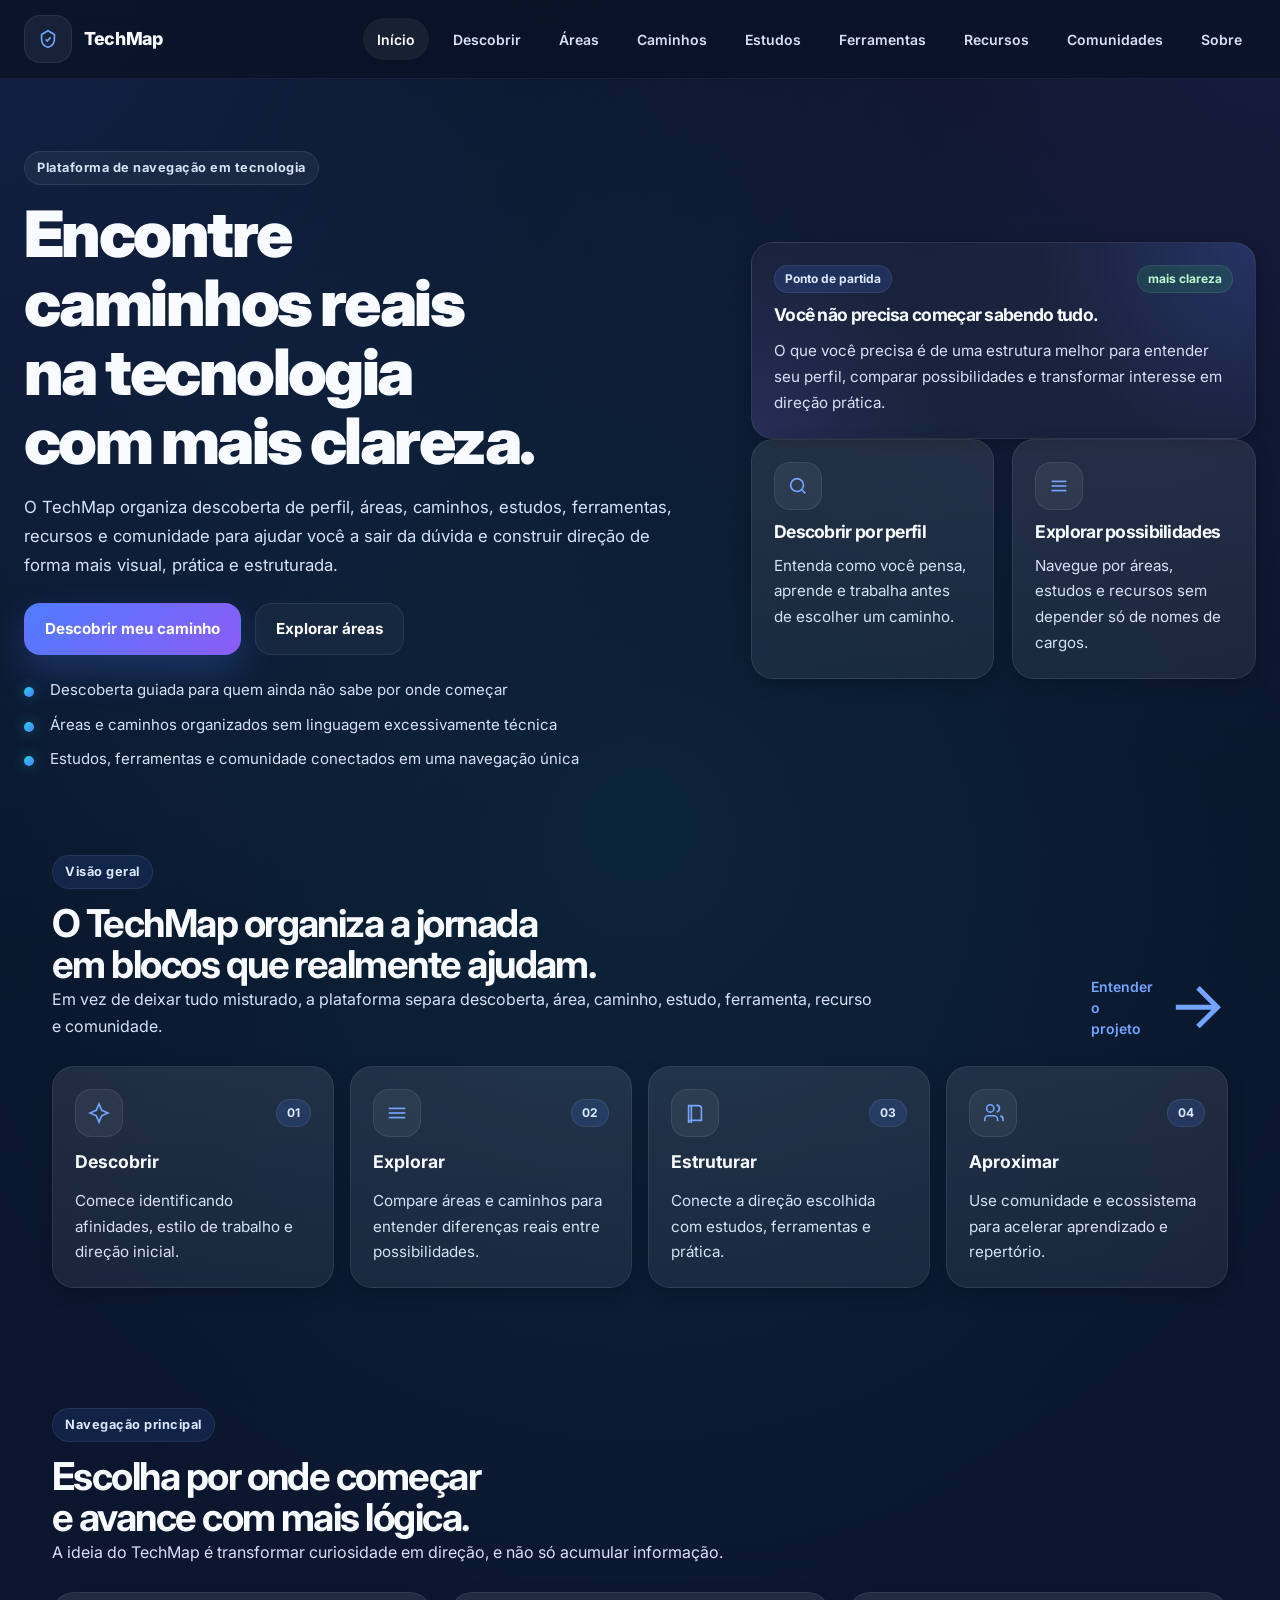
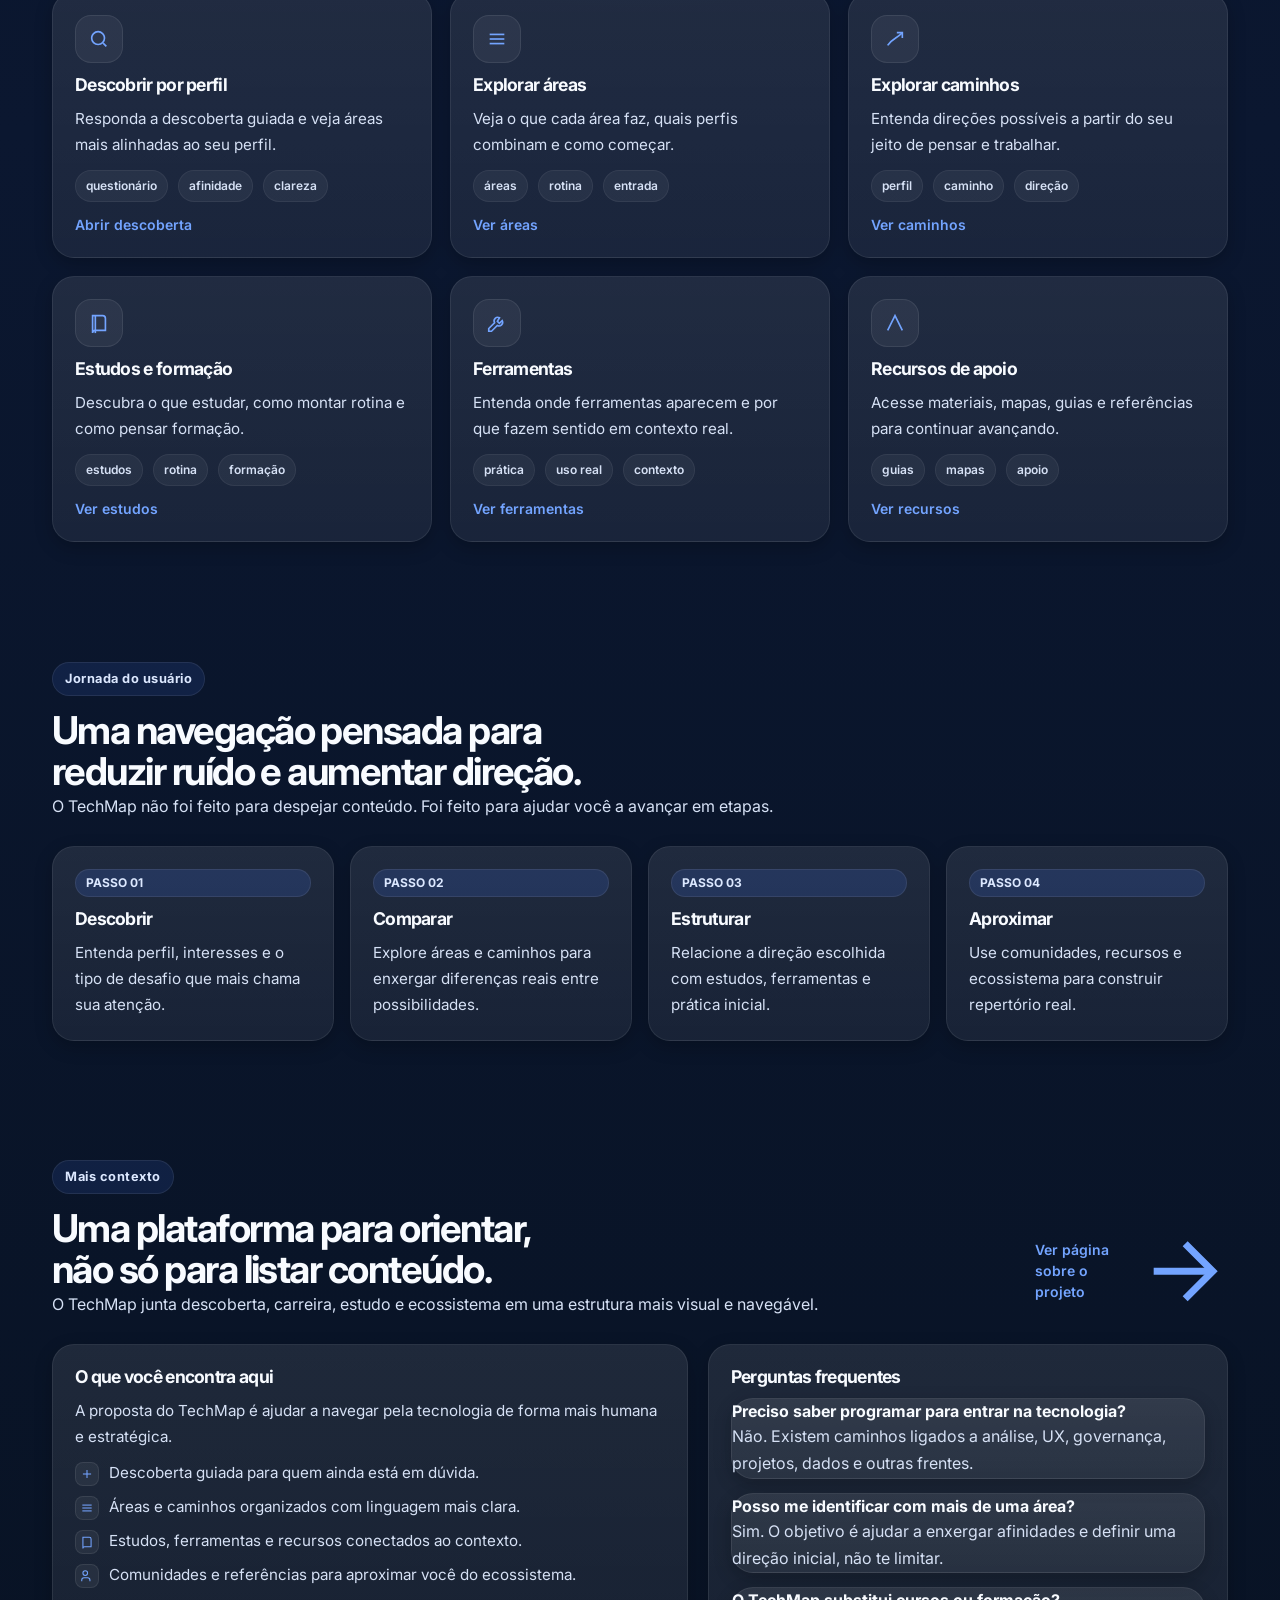
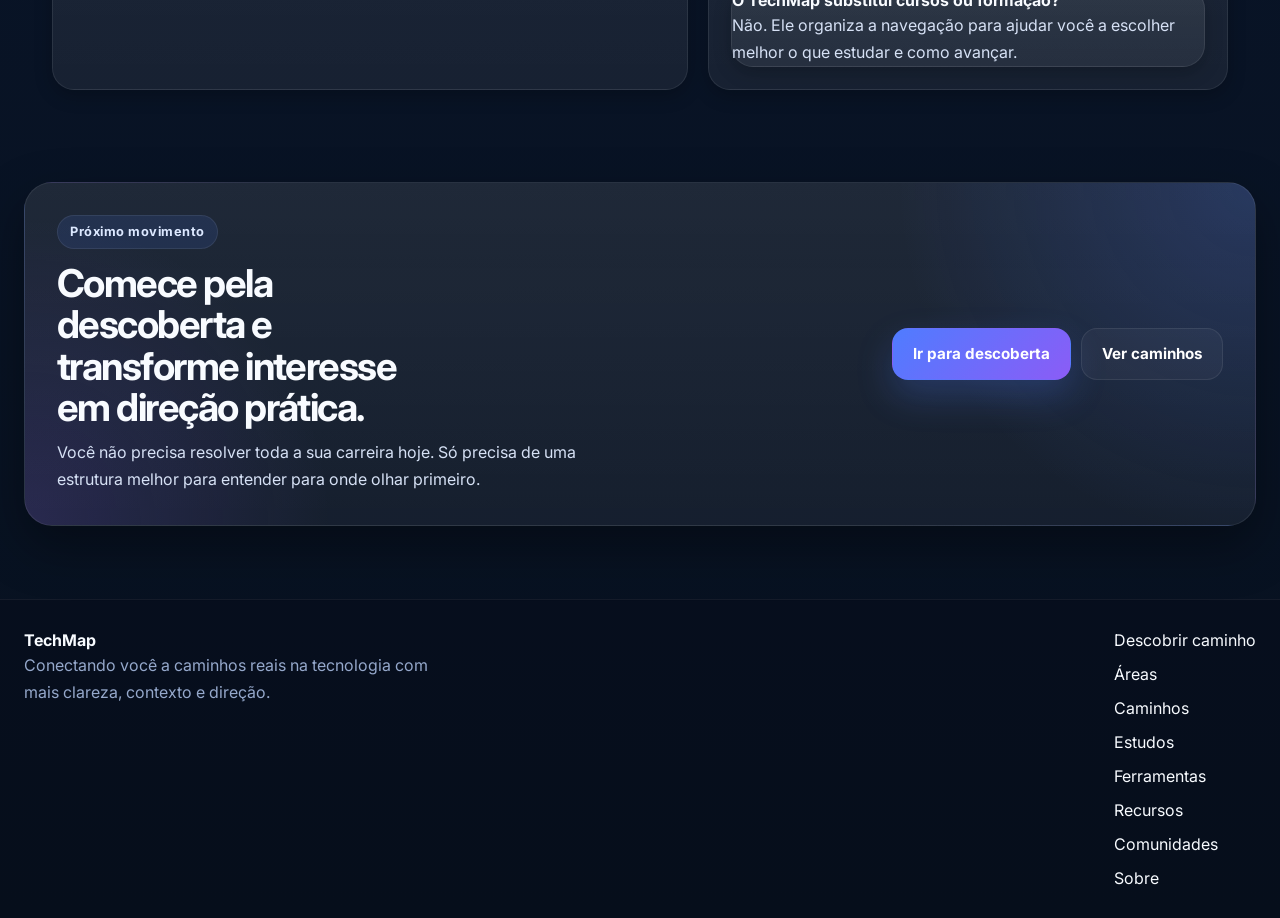
<file: index.html>
<!DOCTYPE html>
<html lang="pt-BR">
<head>
  <meta charset="UTF-8" />
  <meta name="viewport" content="width=device-width, initial-scale=1.0" />
  <meta
    name="description"
    content="TechMap é uma plataforma para ajudar pessoas a encontrarem caminhos reais na tecnologia com clareza, direção, estudos, áreas, ferramentas e comunidade."
  />
  <meta name="theme-color" content="#081224" />
  <title>TechMap | Caminhos reais na tecnologia</title>

  <link rel="preconnect" href="https://fonts.googleapis.com" />
  <link rel="preconnect" href="https://fonts.gstatic.com" crossorigin />
  <link
    href="https://fonts.googleapis.com/css2?family=Inter:wght@400;500;600;700;800;900&display=swap"
    rel="stylesheet"
  />

  <link rel="stylesheet" href="./assets/css/variables.css" />
  <link rel="stylesheet" href="./assets/css/style.css" />
  <link rel="stylesheet" href="./assets/css/components.css" />
  <link rel="stylesheet" href="./assets/css/layout.css" />
  <link rel="stylesheet" href="./assets/css/pages.css" />
  <link rel="stylesheet" href="./assets/css/responsive.css" />
  <link rel="stylesheet" href="./assets/css/animations.css" />
</head>
<body>
  <a class="skip-link" href="#main-content">Pular para o conteúdo principal</a>

  <header class="site-header">
    <div class="container header-content">
      <a href="./index.html" class="brand" aria-label="Página inicial do TechMap">
        <span class="icon-box" aria-hidden="true">
          <svg viewBox="0 0 24 24" fill="none" stroke="currentColor" stroke-width="1.8">
            <path d="M12 3l7 4v5c0 4.5-2.9 7.9-7 9-4.1-1.1-7-4.5-7-9V7l7-4z"></path>
            <path d="M9.5 12.5l1.7 1.7 3.5-4"></path>
          </svg>
        </span>
        <span class="brand-mark">TechMap</span>
      </a>

      <button
        class="menu-toggle"
        type="button"
        aria-label="Abrir menu de navegação"
        aria-expanded="false"
        aria-controls="primary-navigation"
      >
        <span></span>
        <span></span>
        <span></span>
      </button>

      <nav id="primary-navigation" class="primary-nav" aria-label="Navegação principal">
        <ul>
          <li><a href="./index.html" class="active">Início</a></li>
          <li><a href="./pages/discover.html">Descobrir</a></li>
          <li><a href="./pages/career-areas.html">Áreas</a></li>
          <li><a href="./pages/career-paths.html">Caminhos</a></li>
          <li><a href="./pages/study-guide.html">Estudos</a></li>
          <li><a href="./pages/tools.html">Ferramentas</a></li>
          <li><a href="./pages/resources.html">Recursos</a></li>
          <li><a href="./pages/communities.html">Comunidades</a></li>
          <li><a href="./pages/about.html">Sobre</a></li>
        </ul>
      </nav>
    </div>
  </header>

  <main id="main-content">
    <section class="hero-section">
      <div class="container hero-grid">
        <div class="hero-copy animate-rise-up">
          <span class="eyebrow">Plataforma de navegação em tecnologia</span>
          <h1>Encontre caminhos reais na tecnologia com mais clareza.</h1>
          <p class="hero-text">
            O TechMap organiza descoberta de perfil, áreas, caminhos, estudos,
            ferramentas, recursos e comunidade para ajudar você a sair da dúvida
            e construir direção de forma mais visual, prática e estruturada.
          </p>

          <div class="hero-actions">
            <a class="btn btn-primary" href="./pages/discover.html">Descobrir meu caminho</a>
            <a class="btn btn-secondary" href="./pages/career-areas.html">Explorar áreas</a>
          </div>

          <ul class="hero-highlights" aria-label="Principais benefícios do TechMap">
            <li>Descoberta guiada para quem ainda não sabe por onde começar</li>
            <li>Áreas e caminhos organizados sem linguagem excessivamente técnica</li>
            <li>Estudos, ferramentas e comunidade conectados em uma navegação única</li>
          </ul>
        </div>

        <div class="hero-panel reveal-right">
          <article class="card card-glow">
            <div class="card-header">
              <span class="badge badge-primary">Ponto de partida</span>
              <span class="badge badge-success">mais clareza</span>
            </div>

            <div class="stack-md">
              <h2 class="card-title">Você não precisa começar sabendo tudo.</h2>
              <p class="card-description">
                O que você precisa é de uma estrutura melhor para entender seu perfil,
                comparar possibilidades e transformar interesse em direção prática.
              </p>
            </div>
          </article>

          <div class="grid-2">
            <article class="card hover-glow-soft">
              <div class="icon-box" aria-hidden="true">
                <svg viewBox="0 0 24 24" fill="none" stroke="currentColor" stroke-width="1.8">
                  <circle cx="11" cy="11" r="7"></circle>
                  <path d="M20 20l-3.5-3.5"></path>
                </svg>
              </div>
              <h3 class="card-title">Descobrir por perfil</h3>
              <p class="card-description">
                Entenda como você pensa, aprende e trabalha antes de escolher um caminho.
              </p>
            </article>

            <article class="card hover-glow-soft">
              <div class="icon-box" aria-hidden="true">
                <svg viewBox="0 0 24 24" fill="none" stroke="currentColor" stroke-width="1.8">
                  <path d="M4 7h16"></path>
                  <path d="M4 12h16"></path>
                  <path d="M4 17h16"></path>
                </svg>
              </div>
              <h3 class="card-title">Explorar possibilidades</h3>
              <p class="card-description">
                Navegue por áreas, estudos e recursos sem depender só de nomes de cargos.
              </p>
            </article>
          </div>
        </div>
      </div>
    </section>

    <section class="home-section">
      <div class="container">
        <div class="section-shell reveal">
          <div class="section-top">
            <div>
              <span class="section-kicker">Visão geral</span>
              <h2>O TechMap organiza a jornada em blocos que realmente ajudam.</h2>
              <p>
                Em vez de deixar tudo misturado, a plataforma separa descoberta,
                área, caminho, estudo, ferramenta, recurso e comunidade.
              </p>
            </div>

            <a class="text-link" href="./pages/about.html">
              Entender o projeto
              <svg viewBox="0 0 24 24" fill="none" stroke="currentColor" stroke-width="1.8">
                <path d="M5 12h14"></path>
                <path d="M13 5l7 7-7 7"></path>
              </svg>
            </a>
          </div>

          <div class="stats-grid">
            <article class="stat-card card hover-lift">
              <div class="card-header">
                <div class="icon-box" aria-hidden="true">
                  <svg viewBox="0 0 24 24" fill="none" stroke="currentColor" stroke-width="1.8">
                    <path d="M12 2l3 7 7 3-7 3-3 7-3-7-7-3 7-3 3-7z"></path>
                  </svg>
                </div>
                <span class="badge badge-primary">01</span>
              </div>
              <strong class="card-title">Descobrir</strong>
              <p class="card-description">
                Comece identificando afinidades, estilo de trabalho e direção inicial.
              </p>
            </article>

            <article class="stat-card card hover-lift">
              <div class="card-header">
                <div class="icon-box" aria-hidden="true">
                  <svg viewBox="0 0 24 24" fill="none" stroke="currentColor" stroke-width="1.8">
                    <path d="M3 7h18"></path>
                    <path d="M3 12h18"></path>
                    <path d="M3 17h18"></path>
                  </svg>
                </div>
                <span class="badge badge-primary">02</span>
              </div>
              <strong class="card-title">Explorar</strong>
              <p class="card-description">
                Compare áreas e caminhos para entender diferenças reais entre possibilidades.
              </p>
            </article>

            <article class="stat-card card hover-lift">
              <div class="card-header">
                <div class="icon-box" aria-hidden="true">
                  <svg viewBox="0 0 24 24" fill="none" stroke="currentColor" stroke-width="1.8">
                    <path d="M5 4h11a3 3 0 013 3v13H8a3 3 0 00-3 3V4z"></path>
                    <path d="M8 4v19"></path>
                  </svg>
                </div>
                <span class="badge badge-primary">03</span>
              </div>
              <strong class="card-title">Estruturar</strong>
              <p class="card-description">
                Conecte a direção escolhida com estudos, ferramentas e prática.
              </p>
            </article>

            <article class="stat-card card hover-lift">
              <div class="card-header">
                <div class="icon-box" aria-hidden="true">
                  <svg viewBox="0 0 24 24" fill="none" stroke="currentColor" stroke-width="1.8">
                    <path d="M17 21v-2a4 4 0 00-4-4H7a4 4 0 00-4 4v2"></path>
                    <circle cx="9" cy="7" r="4"></circle>
                    <path d="M23 21v-2a4 4 0 00-3-3.87"></path>
                    <path d="M16 3.13a4 4 0 010 7.75"></path>
                  </svg>
                </div>
                <span class="badge badge-primary">04</span>
              </div>
              <strong class="card-title">Aproximar</strong>
              <p class="card-description">
                Use comunidade e ecossistema para acelerar aprendizado e repertório.
              </p>
            </article>
          </div>
        </div>
      </div>
    </section>

    <section class="home-section">
      <div class="container">
        <div class="section-shell reveal">
          <div class="section-top">
            <div>
              <span class="section-kicker">Navegação principal</span>
              <h2>Escolha por onde começar e avance com mais lógica.</h2>
              <p>
                A ideia do TechMap é transformar curiosidade em direção, e não só acumular informação.
              </p>
            </div>
          </div>

          <div class="explore-grid">
            <a href="./pages/discover.html" class="explore-card card link-card hover-lift">
              <div class="icon-box" aria-hidden="true">
                <svg viewBox="0 0 24 24" fill="none" stroke="currentColor" stroke-width="1.8">
                  <circle cx="11" cy="11" r="7"></circle>
                  <path d="M20 20l-3.5-3.5"></path>
                </svg>
              </div>
              <h3 class="card-title">Descobrir por perfil</h3>
              <p class="card-description">
                Responda a descoberta guiada e veja áreas mais alinhadas ao seu perfil.
              </p>
              <div class="inline-actions">
                <span class="tag">questionário</span>
                <span class="tag">afinidade</span>
                <span class="tag">clareza</span>
              </div>
              <span class="text-link">Abrir descoberta</span>
            </a>

            <a href="./pages/career-areas.html" class="explore-card card link-card hover-lift">
              <div class="icon-box" aria-hidden="true">
                <svg viewBox="0 0 24 24" fill="none" stroke="currentColor" stroke-width="1.8">
                  <path d="M4 7h16"></path>
                  <path d="M4 12h16"></path>
                  <path d="M4 17h16"></path>
                </svg>
              </div>
              <h3 class="card-title">Explorar áreas</h3>
              <p class="card-description">
                Veja o que cada área faz, quais perfis combinam e como começar.
              </p>
              <div class="inline-actions">
                <span class="tag">áreas</span>
                <span class="tag">rotina</span>
                <span class="tag">entrada</span>
              </div>
              <span class="text-link">Ver áreas</span>
            </a>

            <a href="./pages/career-paths.html" class="explore-card card link-card hover-lift">
              <div class="icon-box" aria-hidden="true">
                <svg viewBox="0 0 24 24" fill="none" stroke="currentColor" stroke-width="1.8">
                  <path d="M4 19c5-8 11-8 16-14"></path>
                  <path d="M14 5h6v6"></path>
                </svg>
              </div>
              <h3 class="card-title">Explorar caminhos</h3>
              <p class="card-description">
                Entenda direções possíveis a partir do seu jeito de pensar e trabalhar.
              </p>
              <div class="inline-actions">
                <span class="tag">perfil</span>
                <span class="tag">caminho</span>
                <span class="tag">direção</span>
              </div>
              <span class="text-link">Ver caminhos</span>
            </a>

            <a href="./pages/study-guide.html" class="explore-card card link-card hover-lift">
              <div class="icon-box" aria-hidden="true">
                <svg viewBox="0 0 24 24" fill="none" stroke="currentColor" stroke-width="1.8">
                  <path d="M5 4h11a3 3 0 013 3v13H8a3 3 0 00-3 3V4z"></path>
                  <path d="M8 4v19"></path>
                </svg>
              </div>
              <h3 class="card-title">Estudos e formação</h3>
              <p class="card-description">
                Descubra o que estudar, como montar rotina e como pensar formação.
              </p>
              <div class="inline-actions">
                <span class="tag">estudos</span>
                <span class="tag">rotina</span>
                <span class="tag">formação</span>
              </div>
              <span class="text-link">Ver estudos</span>
            </a>

            <a href="./pages/tools.html" class="explore-card card link-card hover-lift">
              <div class="icon-box" aria-hidden="true">
                <svg viewBox="0 0 24 24" fill="none" stroke="currentColor" stroke-width="1.8">
                  <path d="M14.7 6.3a4 4 0 00-5.4 5.4L3 18v3h3l6.3-6.3a4 4 0 005.4-5.4l-3.1 3.1-2.2-2.2 2.3-3.9z"></path>
                </svg>
              </div>
              <h3 class="card-title">Ferramentas</h3>
              <p class="card-description">
                Entenda onde ferramentas aparecem e por que fazem sentido em contexto real.
              </p>
              <div class="inline-actions">
                <span class="tag">prática</span>
                <span class="tag">uso real</span>
                <span class="tag">contexto</span>
              </div>
              <span class="text-link">Ver ferramentas</span>
            </a>

            <a href="./pages/resources.html" class="explore-card card link-card hover-lift">
              <div class="icon-box" aria-hidden="true">
                <svg viewBox="0 0 24 24" fill="none" stroke="currentColor" stroke-width="1.8">
                  <path d="M4 20l8-16 8 16"></path>
                </svg>
              </div>
              <h3 class="card-title">Recursos de apoio</h3>
              <p class="card-description">
                Acesse materiais, mapas, guias e referências para continuar avançando.
              </p>
              <div class="inline-actions">
                <span class="tag">guias</span>
                <span class="tag">mapas</span>
                <span class="tag">apoio</span>
              </div>
              <span class="text-link">Ver recursos</span>
            </a>
          </div>
        </div>
      </div>
    </section>

    <section class="home-section">
      <div class="container">
        <div class="section-shell reveal">
          <div class="section-top">
            <div>
              <span class="section-kicker">Jornada do usuário</span>
              <h2>Uma navegação pensada para reduzir ruído e aumentar direção.</h2>
              <p>
                O TechMap não foi feito para despejar conteúdo. Foi feito para ajudar você a avançar em etapas.
              </p>
            </div>
          </div>

          <div class="path-grid">
            <article class="journey-card card hover-lift">
              <span class="badge badge-primary">PASSO 01</span>
              <h3 class="card-title">Descobrir</h3>
              <p class="card-description">
                Entenda perfil, interesses e o tipo de desafio que mais chama sua atenção.
              </p>
            </article>

            <article class="journey-card card hover-lift">
              <span class="badge badge-primary">PASSO 02</span>
              <h3 class="card-title">Comparar</h3>
              <p class="card-description">
                Explore áreas e caminhos para enxergar diferenças reais entre possibilidades.
              </p>
            </article>

            <article class="journey-card card hover-lift">
              <span class="badge badge-primary">PASSO 03</span>
              <h3 class="card-title">Estruturar</h3>
              <p class="card-description">
                Relacione a direção escolhida com estudos, ferramentas e prática inicial.
              </p>
            </article>

            <article class="journey-card card hover-lift">
              <span class="badge badge-primary">PASSO 04</span>
              <h3 class="card-title">Aproximar</h3>
              <p class="card-description">
                Use comunidades, recursos e ecossistema para construir repertório real.
              </p>
            </article>
          </div>
        </div>
      </div>
    </section>

    <section class="home-section">
      <div class="container">
        <div class="section-shell reveal">
          <div class="section-top">
            <div>
              <span class="section-kicker">Mais contexto</span>
              <h2>Uma plataforma para orientar, não só para listar conteúdo.</h2>
              <p>
                O TechMap junta descoberta, carreira, estudo e ecossistema em uma estrutura mais visual e navegável.
              </p>
            </div>

            <a class="text-link" href="./pages/about.html">
              Ver página sobre o projeto
              <svg viewBox="0 0 24 24" fill="none" stroke="currentColor" stroke-width="1.8">
                <path d="M5 12h14"></path>
                <path d="M13 5l7 7-7 7"></path>
              </svg>
            </a>
          </div>

          <div class="info-grid">
            <article class="home-info-card card">
              <h3 class="card-title">O que você encontra aqui</h3>
              <p class="card-description">
                A proposta do TechMap é ajudar a navegar pela tecnologia de forma mais humana e estratégica.
              </p>

              <ul class="list-icon">
                <li>
                  <span class="bullet" aria-hidden="true">
                    <svg viewBox="0 0 24 24" fill="none" stroke="currentColor" stroke-width="1.8">
                      <path d="M12 5v14"></path>
                      <path d="M5 12h14"></path>
                    </svg>
                  </span>
                  Descoberta guiada para quem ainda está em dúvida.
                </li>
                <li>
                  <span class="bullet" aria-hidden="true">
                    <svg viewBox="0 0 24 24" fill="none" stroke="currentColor" stroke-width="1.8">
                      <path d="M4 7h16"></path>
                      <path d="M4 12h16"></path>
                      <path d="M4 17h16"></path>
                    </svg>
                  </span>
                  Áreas e caminhos organizados com linguagem mais clara.
                </li>
                <li>
                  <span class="bullet" aria-hidden="true">
                    <svg viewBox="0 0 24 24" fill="none" stroke="currentColor" stroke-width="1.8">
                      <path d="M5 4h11a3 3 0 013 3v13H8a3 3 0 00-3 3V4z"></path>
                    </svg>
                  </span>
                  Estudos, ferramentas e recursos conectados ao contexto.
                </li>
                <li>
                  <span class="bullet" aria-hidden="true">
                    <svg viewBox="0 0 24 24" fill="none" stroke="currentColor" stroke-width="1.8">
                      <path d="M17 21v-2a4 4 0 00-4-4H7a4 4 0 00-4 4v2"></path>
                      <circle cx="9" cy="7" r="4"></circle>
                    </svg>
                  </span>
                  Comunidades e referências para aproximar você do ecossistema.
                </li>
              </ul>
            </article>

            <article class="home-info-card card">
              <h3 class="card-title">Perguntas frequentes</h3>

              <div class="stack-md">
                <div class="faq-item">
                  <strong>Preciso saber programar para entrar na tecnologia?</strong>
                  <p>
                    Não. Existem caminhos ligados a análise, UX, governança, projetos, dados e outras frentes.
                  </p>
                </div>

                <div class="faq-item">
                  <strong>Posso me identificar com mais de uma área?</strong>
                  <p>
                    Sim. O objetivo é ajudar a enxergar afinidades e definir uma direção inicial, não te limitar.
                  </p>
                </div>

                <div class="faq-item">
                  <strong>O TechMap substitui cursos ou formação?</strong>
                  <p>
                    Não. Ele organiza a navegação para ajudar você a escolher melhor o que estudar e como avançar.
                  </p>
                </div>
              </div>
            </article>
          </div>
        </div>
      </div>
    </section>

    <section class="cta-section">
      <div class="container">
        <div class="cta-box reveal-zoom">
          <div>
            <span class="section-kicker">Próximo movimento</span>
            <h2>Comece pela descoberta e transforme interesse em direção prática.</h2>
            <p>
              Você não precisa resolver toda a sua carreira hoje. Só precisa de uma estrutura melhor
              para entender para onde olhar primeiro.
            </p>
          </div>

          <div class="inline-actions">
            <a class="btn btn-primary" href="./pages/discover.html">Ir para descoberta</a>
            <a class="btn btn-secondary" href="./pages/career-paths.html">Ver caminhos</a>
          </div>
        </div>
      </div>
    </section>
  </main>

  <footer class="site-footer">
    <div class="container footer-content">
      <div>
        <strong>TechMap</strong>
        <p>
          Conectando você a caminhos reais na tecnologia com mais clareza, contexto e direção.
        </p>
      </div>

      <nav aria-label="Links do rodapé">
        <ul>
          <li><a href="./pages/discover.html">Descobrir caminho</a></li>
          <li><a href="./pages/career-areas.html">Áreas</a></li>
          <li><a href="./pages/career-paths.html">Caminhos</a></li>
          <li><a href="./pages/study-guide.html">Estudos</a></li>
          <li><a href="./pages/tools.html">Ferramentas</a></li>
          <li><a href="./pages/resources.html">Recursos</a></li>
          <li><a href="./pages/communities.html">Comunidades</a></li>
          <li><a href="./pages/about.html">Sobre</a></li>
        </ul>
      </nav>
    </div>
  </footer>

  <script src="./assets/js/app.js"></script>
</body>
</html>
</file>
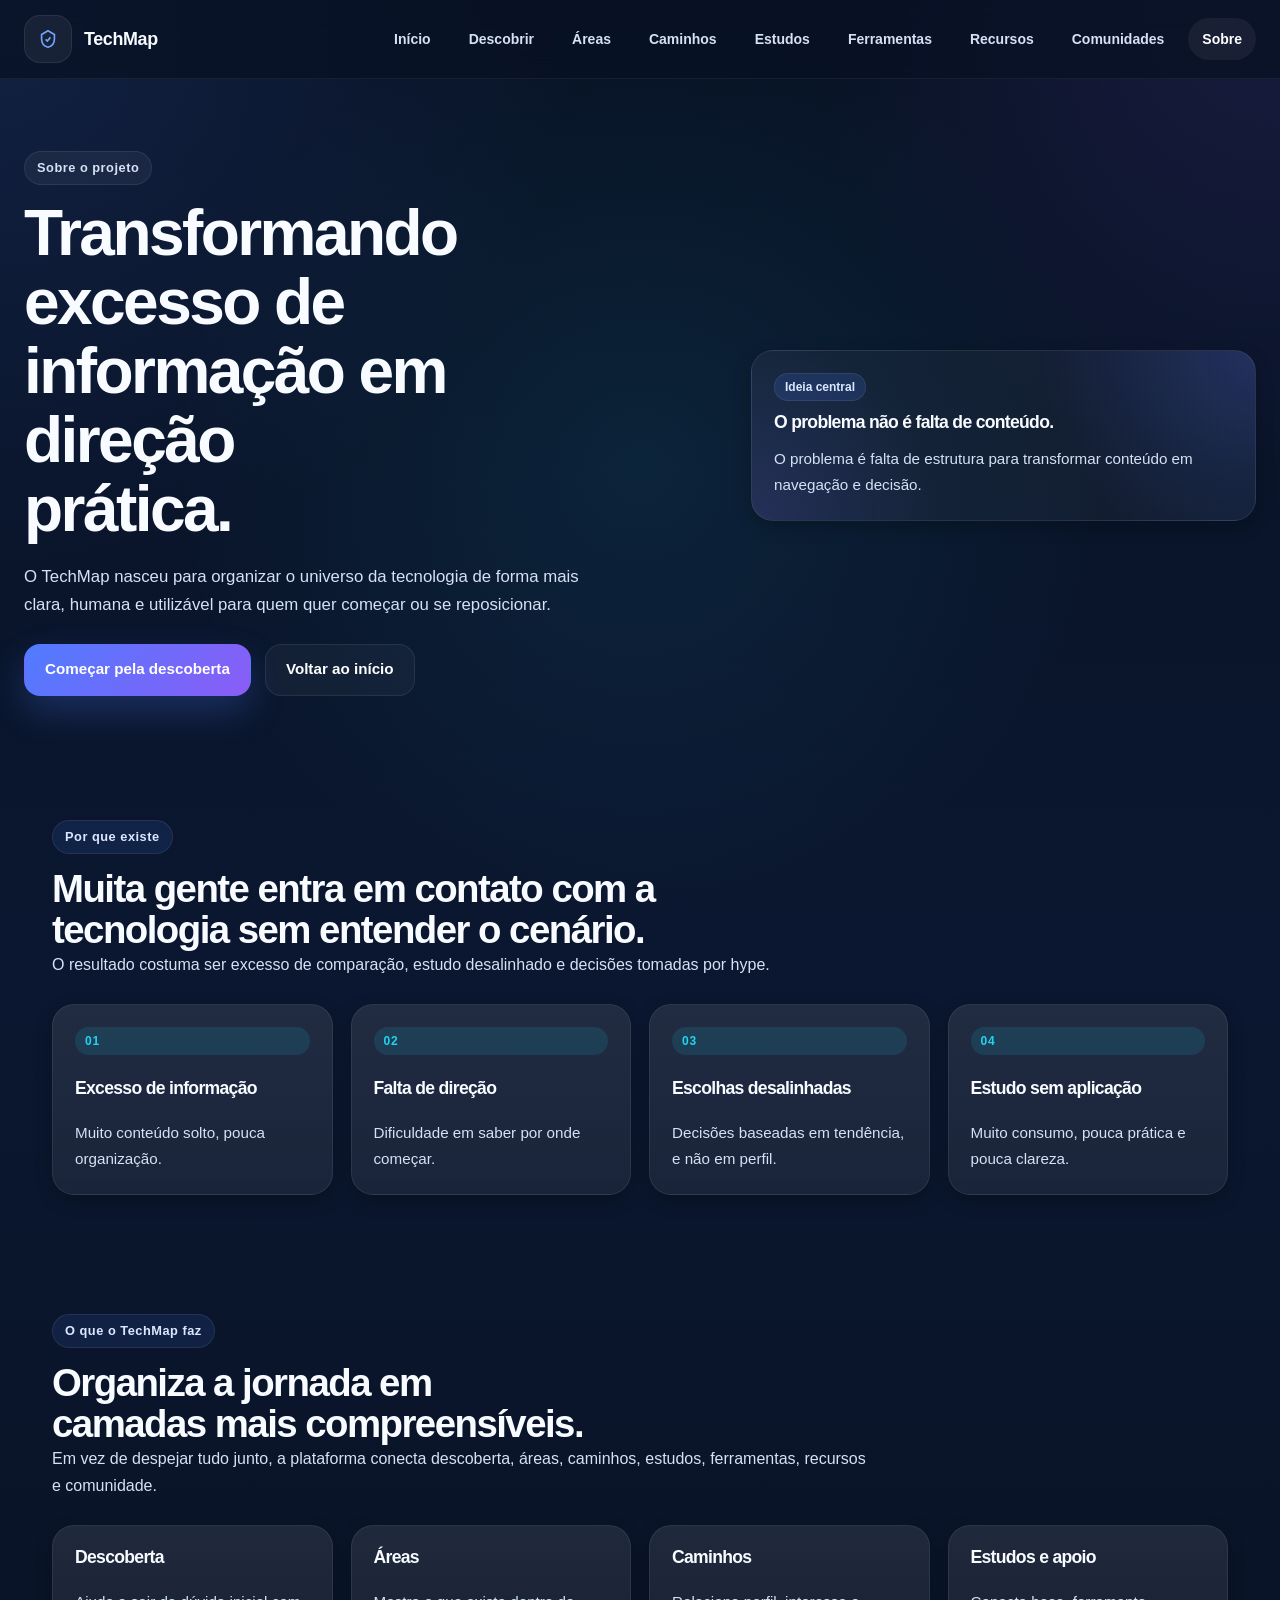
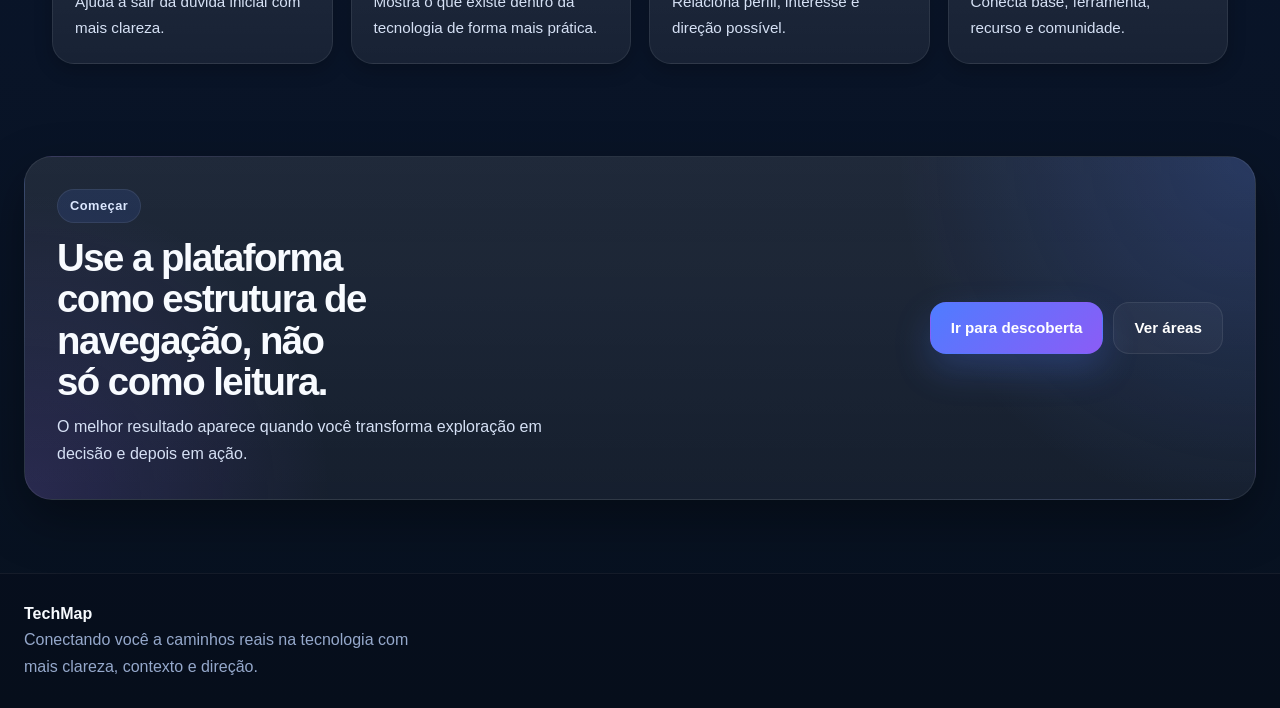
<file: pages/about.html>
<!DOCTYPE html>
<html lang="pt-BR">
<head>
  <meta charset="UTF-8" />
  <meta name="viewport" content="width=device-width, initial-scale=1.0" />
  <meta
    name="description"
    content="Conheça a proposta, a visão e a lógica por trás do TechMap."
  />
  <meta name="theme-color" content="#081224" />
  <title>Sobre o projeto | TechMap</title>

  <link rel="stylesheet" href="../assets/css/variables.css" />
  <link rel="stylesheet" href="../assets/css/style.css" />
  <link rel="stylesheet" href="../assets/css/components.css" />
  <link rel="stylesheet" href="../assets/css/layout.css" />
  <link rel="stylesheet" href="../assets/css/pages.css" />
  <link rel="stylesheet" href="../assets/css/responsive.css" />
  <link rel="stylesheet" href="../assets/css/animations.css" />
</head>
<body>
  <a class="skip-link" href="#main-content">Pular para o conteúdo principal</a>

  <header class="site-header">
    <div class="container header-content">
      <a href="../index.html" class="brand">
        <span class="icon-box" aria-hidden="true">
          <svg viewBox="0 0 24 24" fill="none" stroke="currentColor" stroke-width="1.8">
            <path d="M12 3l7 4v5c0 4.5-2.9 7.9-7 9-4.1-1.1-7-4.5-7-9V7l7-4z"></path>
            <path d="M9.5 12.5l1.7 1.7 3.5-4"></path>
          </svg>
        </span>
        <span class="brand-mark">TechMap</span>
      </a>

      <button class="menu-toggle" aria-expanded="false" aria-controls="primary-navigation" type="button">
        <span></span><span></span><span></span>
      </button>

      <nav id="primary-navigation" class="primary-nav" aria-label="Navegação principal">
        <ul>
          <li><a href="../index.html">Início</a></li>
          <li><a href="./discover.html">Descobrir</a></li>
          <li><a href="./career-areas.html">Áreas</a></li>
          <li><a href="./career-paths.html">Caminhos</a></li>
          <li><a href="./study-guide.html">Estudos</a></li>
          <li><a href="./tools.html">Ferramentas</a></li>
          <li><a href="./resources.html">Recursos</a></li>
          <li><a href="./communities.html">Comunidades</a></li>
          <li><a href="./about.html" class="active">Sobre</a></li>
        </ul>
      </nav>
    </div>
  </header>

  <main id="main-content">
    <section class="hero-section">
      <div class="container hero-grid">
        <div class="hero-copy animate-rise-up">
          <span class="eyebrow">Sobre o projeto</span>
          <h1>Transformando excesso de informação em direção prática.</h1>
          <p class="hero-text">
            O TechMap nasceu para organizar o universo da tecnologia de forma mais clara,
            humana e utilizável para quem quer começar ou se reposicionar.
          </p>
          <div class="hero-actions">
            <a class="btn btn-primary" href="./discover.html">Começar pela descoberta</a>
            <a class="btn btn-secondary" href="../index.html">Voltar ao início</a>
          </div>
        </div>

        <div class="hero-panel reveal-right">
          <article class="card card-glow">
            <div class="card-header">
              <span class="badge badge-primary">Ideia central</span>
            </div>
            <div class="stack-md">
              <h2 class="card-title">O problema não é falta de conteúdo.</h2>
              <p class="card-description">
                O problema é falta de estrutura para transformar conteúdo em navegação e decisão.
              </p>
            </div>
          </article>
        </div>
      </div>
    </section>

    <section class="home-section">
      <div class="container">
        <div class="section-shell reveal">
          <div class="section-top">
            <div>
              <span class="section-kicker">Por que existe</span>
              <h2>Muita gente entra em contato com a tecnologia sem entender o cenário.</h2>
              <p>
                O resultado costuma ser excesso de comparação, estudo desalinhado e decisões tomadas por hype.
              </p>
            </div>
          </div>

          <div class="feature-grid">
            <article class="feature-card card hover-lift">
              <span class="feature-step">01</span>
              <h3 class="card-title">Excesso de informação</h3>
              <p class="card-description">Muito conteúdo solto, pouca organização.</p>
            </article>

            <article class="feature-card card hover-lift">
              <span class="feature-step">02</span>
              <h3 class="card-title">Falta de direção</h3>
              <p class="card-description">Dificuldade em saber por onde começar.</p>
            </article>

            <article class="feature-card card hover-lift">
              <span class="feature-step">03</span>
              <h3 class="card-title">Escolhas desalinhadas</h3>
              <p class="card-description">Decisões baseadas em tendência, e não em perfil.</p>
            </article>

            <article class="feature-card card hover-lift">
              <span class="feature-step">04</span>
              <h3 class="card-title">Estudo sem aplicação</h3>
              <p class="card-description">Muito consumo, pouca prática e pouca clareza.</p>
            </article>
          </div>
        </div>
      </div>
    </section>

    <section class="home-section">
      <div class="container">
        <div class="section-shell reveal">
          <div class="section-top">
            <div>
              <span class="section-kicker">O que o TechMap faz</span>
              <h2>Organiza a jornada em camadas mais compreensíveis.</h2>
              <p>
                Em vez de despejar tudo junto, a plataforma conecta descoberta, áreas, caminhos,
                estudos, ferramentas, recursos e comunidade.
              </p>
            </div>
          </div>

          <div class="overview-grid">
            <article class="overview-card card hover-lift">
              <h3 class="card-title">Descoberta</h3>
              <p class="card-description">Ajuda a sair da dúvida inicial com mais clareza.</p>
            </article>

            <article class="overview-card card hover-lift">
              <h3 class="card-title">Áreas</h3>
              <p class="card-description">Mostra o que existe dentro da tecnologia de forma mais prática.</p>
            </article>

            <article class="overview-card card hover-lift">
              <h3 class="card-title">Caminhos</h3>
              <p class="card-description">Relaciona perfil, interesse e direção possível.</p>
            </article>

            <article class="overview-card card hover-lift">
              <h3 class="card-title">Estudos e apoio</h3>
              <p class="card-description">Conecta base, ferramenta, recurso e comunidade.</p>
            </article>
          </div>
        </div>
      </div>
    </section>

    <section class="cta-section">
      <div class="container">
        <div class="cta-box reveal-zoom">
          <div>
            <span class="section-kicker">Começar</span>
            <h2>Use a plataforma como estrutura de navegação, não só como leitura.</h2>
            <p>
              O melhor resultado aparece quando você transforma exploração em decisão e depois em ação.
            </p>
          </div>

          <div class="inline-actions">
            <a class="btn btn-primary" href="./discover.html">Ir para descoberta</a>
            <a class="btn btn-secondary" href="./career-areas.html">Ver áreas</a>
          </div>
        </div>
      </div>
    </section>
  </main>

  <footer class="site-footer">
    <div class="container footer-content">
      <div>
        <strong>TechMap</strong>
        <p>Conectando você a caminhos reais na tecnologia com mais clareza, contexto e direção.</p>
      </div>
    </div>
  </footer>

  <script src="../assets/js/app.js"></script>
</body>
</html>
</file>
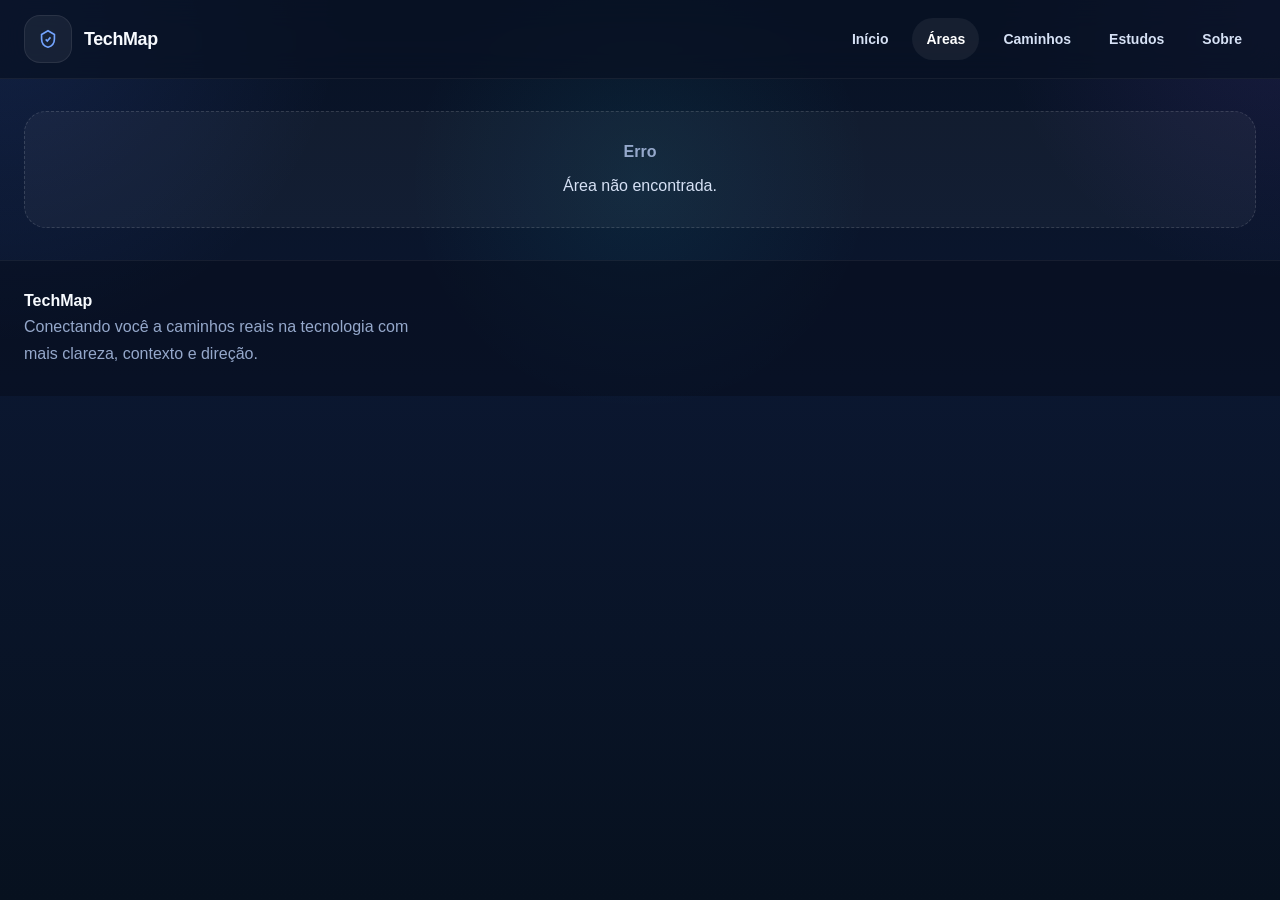
<file: pages/area-detail.html>
<!DOCTYPE html>
<html lang="pt-BR">
<head>
  <meta charset="UTF-8" />
  <meta name="viewport" content="width=device-width, initial-scale=1.0" />
  <meta name="description" content="Detalhes de uma área da tecnologia no TechMap." />
  <meta name="theme-color" content="#081224" />
  <title>Detalhe da área | TechMap</title>

  <link rel="stylesheet" href="../assets/css/variables.css" />
  <link rel="stylesheet" href="../assets/css/style.css" />
  <link rel="stylesheet" href="../assets/css/components.css" />
  <link rel="stylesheet" href="../assets/css/layout.css" />
  <link rel="stylesheet" href="../assets/css/pages.css" />
  <link rel="stylesheet" href="../assets/css/responsive.css" />
  <link rel="stylesheet" href="../assets/css/animations.css" />
</head>
<body>
  <a class="skip-link" href="#main-content">Pular para o conteúdo principal</a>

  <header class="site-header">
    <div class="container header-content">
      <a href="../index.html" class="brand">
        <span class="icon-box" aria-hidden="true">
          <svg viewBox="0 0 24 24" fill="none" stroke="currentColor" stroke-width="1.8">
            <path d="M12 3l7 4v5c0 4.5-2.9 7.9-7 9-4.1-1.1-7-4.5-7-9V7l7-4z"></path>
            <path d="M9.5 12.5l1.7 1.7 3.5-4"></path>
          </svg>
        </span>
        <span class="brand-mark">TechMap</span>
      </a>

      <button class="menu-toggle" aria-expanded="false" aria-controls="primary-navigation" type="button">
        <span></span><span></span><span></span>
      </button>

      <nav id="primary-navigation" class="primary-nav" aria-label="Navegação principal">
        <ul>
          <li><a href="../index.html">Início</a></li>
          <li><a href="./career-areas.html" class="active">Áreas</a></li>
          <li><a href="./career-paths.html">Caminhos</a></li>
          <li><a href="./study-guide.html">Estudos</a></li>
          <li><a href="./about.html">Sobre</a></li>
        </ul>
      </nav>
    </div>
  </header>

  <main id="main-content">
    <section class="hero-section">
      <div class="container">
        <div id="area-header" class="content-medium reveal"></div>
      </div>
    </section>

    <section class="home-section">
      <div class="container">
        <div class="section-shell reveal">
          <div class="grid-2">
            <article class="card">
              <h3 class="card-title">Perfil mais comum</h3>
              <ul id="perfil"></ul>
            </article>

            <article class="card">
              <h3 class="card-title">Primeiros passos</h3>
              <ul id="passos"></ul>
            </article>

            <article class="card">
              <h3 class="card-title">Ferramentas</h3>
              <div id="ferramentas" class="inline-actions"></div>
            </article>

            <article class="card">
              <h3 class="card-title">Possíveis cargos</h3>
              <ul id="cargos"></ul>
            </article>
          </div>

          <div class="stack-lg" style="margin-top: 24px;">
            <article class="card">
              <h3 class="card-title">O que estudar</h3>
              <ul id="estudos"></ul>
            </article>
          </div>
        </div>
      </div>
    </section>

    <section class="cta-section">
      <div class="container">
        <div class="cta-box reveal-zoom">
          <div>
            <span class="section-kicker">Próximo passo</span>
            <h2>Conecte esta área com caminhos, estudos e prática.</h2>
            <p>
              A área faz mais sentido quando você a relaciona com rotina, aprendizado e movimento real.
            </p>
          </div>

          <div class="inline-actions">
            <a class="btn btn-primary" href="./study-guide.html">Ver estudos</a>
            <a class="btn btn-secondary" href="./career-paths.html">Ver caminhos</a>
          </div>
        </div>
      </div>
    </section>
  </main>

  <footer class="site-footer">
    <div class="container footer-content">
      <div>
        <strong>TechMap</strong>
        <p>Conectando você a caminhos reais na tecnologia com mais clareza, contexto e direção.</p>
      </div>
    </div>
  </footer>

  <script src="../assets/js/data-loader.js"></script>
  <script>
    document.addEventListener("DOMContentLoaded", initAreaDetailPage);

    async function initAreaDetailPage() {
      const params = new URLSearchParams(window.location.search);
      const id = params.get("id");

      if (!id) {
        renderAreaError("Área não encontrada.");
        return;
      }

      const areas = await DataLoader.loadAreas();

      if (!areas || !Array.isArray(areas)) {
        renderAreaError("Não foi possível carregar os dados da área.");
        return;
      }

      const area = areas.find((item) => item.id === id);

      if (!area) {
        renderAreaError("Área não encontrada.");
        return;
      }

      renderAreaDetail(area);
    }

    function renderAreaDetail(area) {
      const header = document.getElementById("area-header");

      header.innerHTML = `
        <span class="eyebrow">Detalhe da área</span>
        <h1>${escapeHtml(area.nome)}</h1>
        <p class="hero-text">${escapeHtml(area.descricao)}</p>
      `;

      renderList("perfil", area.perfil);
      renderList("passos", area.primeiros_passos);
      renderList("cargos", area.cargos_iniciais);
      renderList("estudos", area.estudos_recomendados);
      renderTags("ferramentas", area.ferramentas);
    }

    function renderList(id, items) {
      const container = document.getElementById(id);
      if (!container) return;

      container.innerHTML = "";

      (items || []).forEach((item) => {
        const li = document.createElement("li");
        li.textContent = item;
        container.appendChild(li);
      });
    }

    function renderTags(id, items) {
      const container = document.getElementById(id);
      if (!container) return;

      container.innerHTML = "";

      (items || []).forEach((item) => {
        const span = document.createElement("span");
        span.className = "pill";
        span.textContent = item;
        container.appendChild(span);
      });
    }

    function renderAreaError(message) {
      const main = document.getElementById("main-content");
      main.innerHTML = `
        <section class="home-section">
          <div class="container">
            <div class="empty-state">
              <strong>Erro</strong>
              <p>${escapeHtml(message)}</p>
            </div>
          </div>
        </section>
      `;
    }

    function escapeHtml(value) {
      return String(value ?? "")
        .replaceAll("&", "&amp;")
        .replaceAll("<", "&lt;")
        .replaceAll(">", "&gt;")
        .replaceAll('"', "&quot;")
        .replaceAll("'", "&#039;");
    }
  </script>
  <script src="../assets/js/app.js"></script>
</body>
</html>
</file>
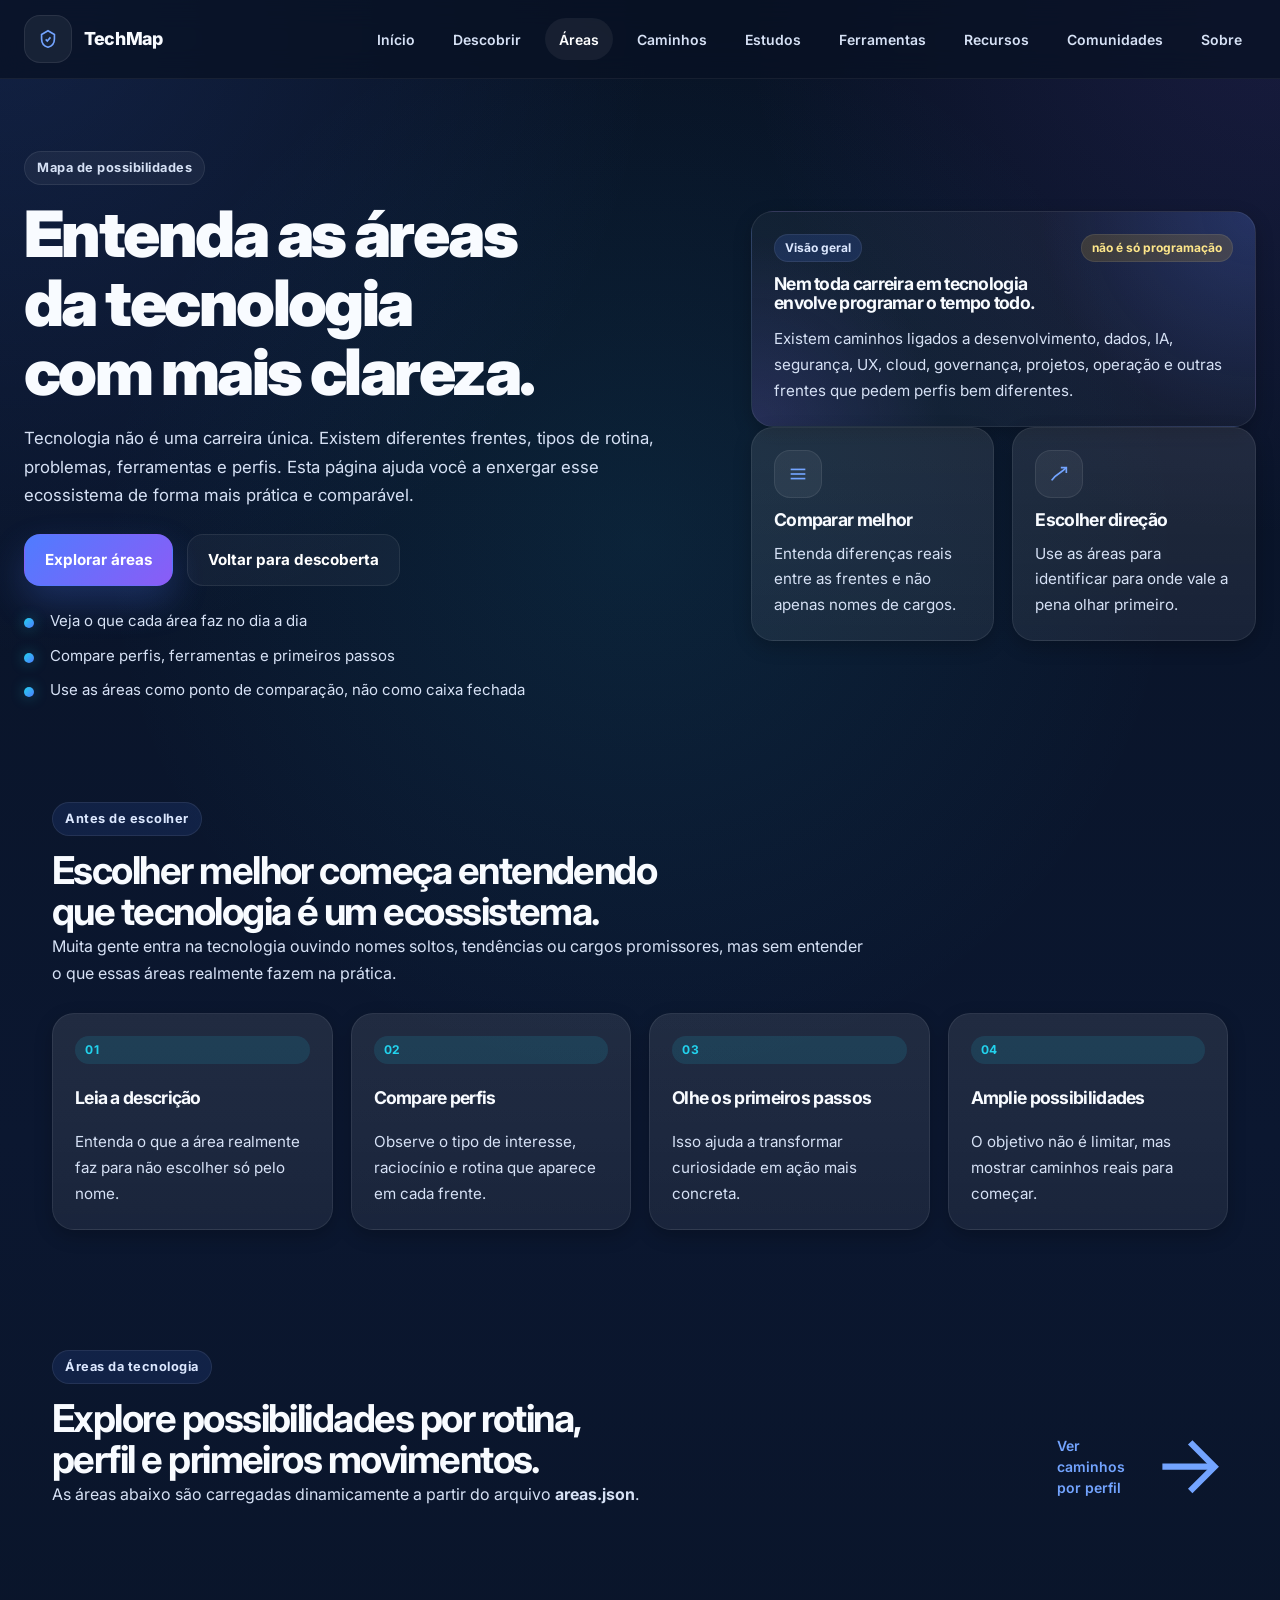
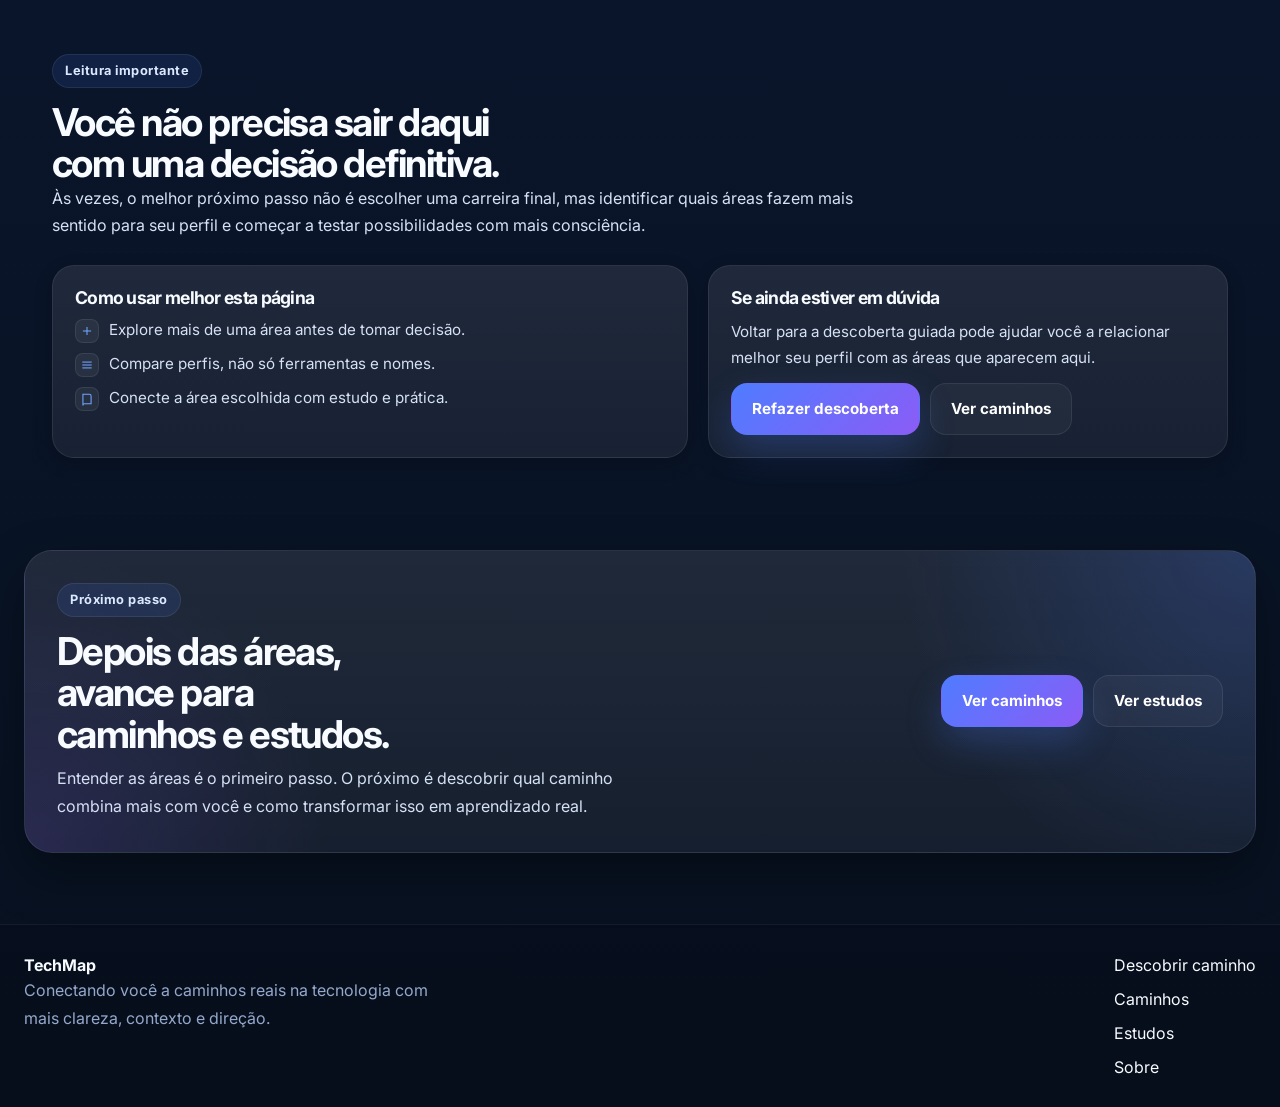
<file: pages/career-areas.html>
<!DOCTYPE html>
<html lang="pt-BR">
<head>
  <meta charset="UTF-8" />
  <meta name="viewport" content="width=device-width, initial-scale=1.0" />
  <meta
    name="description"
    content="Explore as principais áreas da tecnologia, entenda perfis, primeiros passos, ferramentas e possibilidades reais de entrada no mercado."
  />
  <meta name="theme-color" content="#081224" />
  <title>Áreas da tecnologia | TechMap</title>

  <link rel="preconnect" href="https://fonts.googleapis.com" />
  <link rel="preconnect" href="https://fonts.gstatic.com" crossorigin />
  <link
    href="https://fonts.googleapis.com/css2?family=Inter:wght@400;500;600;700;800;900&display=swap"
    rel="stylesheet"
  />

  <link rel="stylesheet" href="../assets/css/variables.css" />
  <link rel="stylesheet" href="../assets/css/style.css" />
  <link rel="stylesheet" href="../assets/css/components.css" />
  <link rel="stylesheet" href="../assets/css/layout.css" />
  <link rel="stylesheet" href="../assets/css/pages.css" />
  <link rel="stylesheet" href="../assets/css/responsive.css" />
  <link rel="stylesheet" href="../assets/css/animations.css" />
</head>
<body>
  <a class="skip-link" href="#main-content">Pular para o conteúdo principal</a>

  <header class="site-header">
    <div class="container header-content">
      <a href="../index.html" class="brand" aria-label="Página inicial do TechMap">
        <span class="icon-box" aria-hidden="true">
          <svg viewBox="0 0 24 24" fill="none" stroke="currentColor" stroke-width="1.8">
            <path d="M12 3l7 4v5c0 4.5-2.9 7.9-7 9-4.1-1.1-7-4.5-7-9V7l7-4z"></path>
            <path d="M9.5 12.5l1.7 1.7 3.5-4"></path>
          </svg>
        </span>
        <span class="brand-mark">TechMap</span>
      </a>

      <button
        class="menu-toggle"
        type="button"
        aria-label="Abrir menu de navegação"
        aria-expanded="false"
        aria-controls="primary-navigation"
      >
        <span></span>
        <span></span>
        <span></span>
      </button>

      <nav id="primary-navigation" class="primary-nav" aria-label="Navegação principal">
        <ul>
          <li><a href="../index.html">Início</a></li>
          <li><a href="./discover.html">Descobrir</a></li>
          <li><a href="./career-areas.html" class="active">Áreas</a></li>
          <li><a href="./career-paths.html">Caminhos</a></li>
          <li><a href="./study-guide.html">Estudos</a></li>
          <li><a href="./tools.html">Ferramentas</a></li>
          <li><a href="./resources.html">Recursos</a></li>
          <li><a href="./communities.html">Comunidades</a></li>
          <li><a href="./about.html">Sobre</a></li>
        </ul>
      </nav>
    </div>
  </header>

  <main id="main-content">
    <section class="hero-section">
      <div class="container hero-grid">
        <div class="hero-copy animate-rise-up">
          <span class="eyebrow">Mapa de possibilidades</span>
          <h1>Entenda as áreas da tecnologia com mais clareza.</h1>
          <p class="hero-text">
            Tecnologia não é uma carreira única. Existem diferentes frentes, tipos de rotina,
            problemas, ferramentas e perfis. Esta página ajuda você a enxergar esse ecossistema
            de forma mais prática e comparável.
          </p>

          <div class="hero-actions">
            <a class="btn btn-primary" href="#areas-grid-section">Explorar áreas</a>
            <a class="btn btn-secondary" href="./discover.html">Voltar para descoberta</a>
          </div>

          <ul class="hero-highlights" aria-label="Destaques da página">
            <li>Veja o que cada área faz no dia a dia</li>
            <li>Compare perfis, ferramentas e primeiros passos</li>
            <li>Use as áreas como ponto de comparação, não como caixa fechada</li>
          </ul>
        </div>

        <div class="hero-panel reveal-right">
          <article class="card card-glow">
            <div class="card-header">
              <span class="badge badge-primary">Visão geral</span>
              <span class="badge badge-warning">não é só programação</span>
            </div>

            <div class="stack-md">
              <h2 class="card-title">Nem toda carreira em tecnologia envolve programar o tempo todo.</h2>
              <p class="card-description">
                Existem caminhos ligados a desenvolvimento, dados, IA, segurança,
                UX, cloud, governança, projetos, operação e outras frentes que pedem
                perfis bem diferentes.
              </p>
            </div>
          </article>

          <div class="grid-2">
            <article class="card hover-glow-soft">
              <div class="icon-box" aria-hidden="true">
                <svg viewBox="0 0 24 24" fill="none" stroke="currentColor" stroke-width="1.8">
                  <path d="M4 7h16"></path>
                  <path d="M4 12h16"></path>
                  <path d="M4 17h16"></path>
                </svg>
              </div>
              <h3 class="card-title">Comparar melhor</h3>
              <p class="card-description">
                Entenda diferenças reais entre as frentes e não apenas nomes de cargos.
              </p>
            </article>

            <article class="card hover-glow-soft">
              <div class="icon-box" aria-hidden="true">
                <svg viewBox="0 0 24 24" fill="none" stroke="currentColor" stroke-width="1.8">
                  <path d="M4 19c5-8 11-8 16-14"></path>
                  <path d="M14 5h6v6"></path>
                </svg>
              </div>
              <h3 class="card-title">Escolher direção</h3>
              <p class="card-description">
                Use as áreas para identificar para onde vale a pena olhar primeiro.
              </p>
            </article>
          </div>
        </div>
      </div>
    </section>

    <section class="home-section">
      <div class="container">
        <div class="section-shell reveal">
          <div class="section-top">
            <div>
              <span class="section-kicker">Antes de escolher</span>
              <h2>Escolher melhor começa entendendo que tecnologia é um ecossistema.</h2>
              <p>
                Muita gente entra na tecnologia ouvindo nomes soltos, tendências ou cargos
                promissores, mas sem entender o que essas áreas realmente fazem na prática.
              </p>
            </div>
          </div>

          <div class="feature-grid">
            <article class="feature-card card hover-lift">
              <span class="feature-step">01</span>
              <h3 class="card-title">Leia a descrição</h3>
              <p class="card-description">
                Entenda o que a área realmente faz para não escolher só pelo nome.
              </p>
            </article>

            <article class="feature-card card hover-lift">
              <span class="feature-step">02</span>
              <h3 class="card-title">Compare perfis</h3>
              <p class="card-description">
                Observe o tipo de interesse, raciocínio e rotina que aparece em cada frente.
              </p>
            </article>

            <article class="feature-card card hover-lift">
              <span class="feature-step">03</span>
              <h3 class="card-title">Olhe os primeiros passos</h3>
              <p class="card-description">
                Isso ajuda a transformar curiosidade em ação mais concreta.
              </p>
            </article>

            <article class="feature-card card hover-lift">
              <span class="feature-step">04</span>
              <h3 class="card-title">Amplie possibilidades</h3>
              <p class="card-description">
                O objetivo não é limitar, mas mostrar caminhos reais para começar.
              </p>
            </article>
          </div>
        </div>
      </div>
    </section>

    <section id="areas-grid-section" class="home-section">
      <div class="container">
        <div class="section-shell reveal">
          <div class="section-top">
            <div>
              <span class="section-kicker">Áreas da tecnologia</span>
              <h2>Explore possibilidades por rotina, perfil e primeiros movimentos.</h2>
              <p>
                As áreas abaixo são carregadas dinamicamente a partir do arquivo
                <strong>areas.json</strong>.
              </p>
            </div>

            <a class="text-link" href="./career-paths.html">
              Ver caminhos por perfil
              <svg viewBox="0 0 24 24" fill="none" stroke="currentColor" stroke-width="1.8">
                <path d="M5 12h14"></path>
                <path d="M13 5l7 7-7 7"></path>
              </svg>
            </a>
          </div>

          <div id="areas-grid" class="grid-3" data-areas-grid aria-live="polite"></div>
        </div>
      </div>
    </section>

    <section class="home-section">
      <div class="container">
        <div class="section-shell reveal">
          <div class="section-top">
            <div>
              <span class="section-kicker">Leitura importante</span>
              <h2>Você não precisa sair daqui com uma decisão definitiva.</h2>
              <p>
                Às vezes, o melhor próximo passo não é escolher uma carreira final,
                mas identificar quais áreas fazem mais sentido para seu perfil e começar
                a testar possibilidades com mais consciência.
              </p>
            </div>
          </div>

          <div class="info-grid">
            <article class="home-info-card card">
              <h3 class="card-title">Como usar melhor esta página</h3>
              <ul class="list-icon">
                <li>
                  <span class="bullet" aria-hidden="true">
                    <svg viewBox="0 0 24 24" fill="none" stroke="currentColor" stroke-width="1.8">
                      <path d="M12 5v14"></path>
                      <path d="M5 12h14"></path>
                    </svg>
                  </span>
                  Explore mais de uma área antes de tomar decisão.
                </li>
                <li>
                  <span class="bullet" aria-hidden="true">
                    <svg viewBox="0 0 24 24" fill="none" stroke="currentColor" stroke-width="1.8">
                      <path d="M4 7h16"></path>
                      <path d="M4 12h16"></path>
                      <path d="M4 17h16"></path>
                    </svg>
                  </span>
                  Compare perfis, não só ferramentas e nomes.
                </li>
                <li>
                  <span class="bullet" aria-hidden="true">
                    <svg viewBox="0 0 24 24" fill="none" stroke="currentColor" stroke-width="1.8">
                      <path d="M5 4h11a3 3 0 013 3v13H8a3 3 0 00-3 3V4z"></path>
                    </svg>
                  </span>
                  Conecte a área escolhida com estudo e prática.
                </li>
              </ul>
            </article>

            <article class="home-info-card card">
              <h3 class="card-title">Se ainda estiver em dúvida</h3>
              <p class="card-description">
                Voltar para a descoberta guiada pode ajudar você a relacionar melhor seu perfil
                com as áreas que aparecem aqui.
              </p>

              <div class="inline-actions">
                <a class="btn btn-primary" href="./discover.html">Refazer descoberta</a>
                <a class="btn btn-secondary" href="./career-paths.html">Ver caminhos</a>
              </div>
            </article>
          </div>
        </div>
      </div>
    </section>

    <section class="cta-section">
      <div class="container">
        <div class="cta-box reveal-zoom">
          <div>
            <span class="section-kicker">Próximo passo</span>
            <h2>Depois das áreas, avance para caminhos e estudos.</h2>
            <p>
              Entender as áreas é o primeiro passo. O próximo é descobrir qual caminho
              combina mais com você e como transformar isso em aprendizado real.
            </p>
          </div>

          <div class="inline-actions">
            <a class="btn btn-primary" href="./career-paths.html">Ver caminhos</a>
            <a class="btn btn-secondary" href="./study-guide.html">Ver estudos</a>
          </div>
        </div>
      </div>
    </section>
  </main>

  <footer class="site-footer">
    <div class="container footer-content">
      <div>
        <strong>TechMap</strong>
        <p>
          Conectando você a caminhos reais na tecnologia com mais clareza, contexto e direção.
        </p>
      </div>

      <nav aria-label="Links do rodapé">
        <ul>
          <li><a href="./discover.html">Descobrir caminho</a></li>
          <li><a href="./career-paths.html">Caminhos</a></li>
          <li><a href="./study-guide.html">Estudos</a></li>
          <li><a href="./about.html">Sobre</a></li>
        </ul>
      </nav>
    </div>
  </footer>

  <script src="../assets/js/data-loader.js"></script>
  <script src="../assets/js/areas.js"></script>
  <script src="../assets/js/app.js"></script>
</body>
</html>
</file>
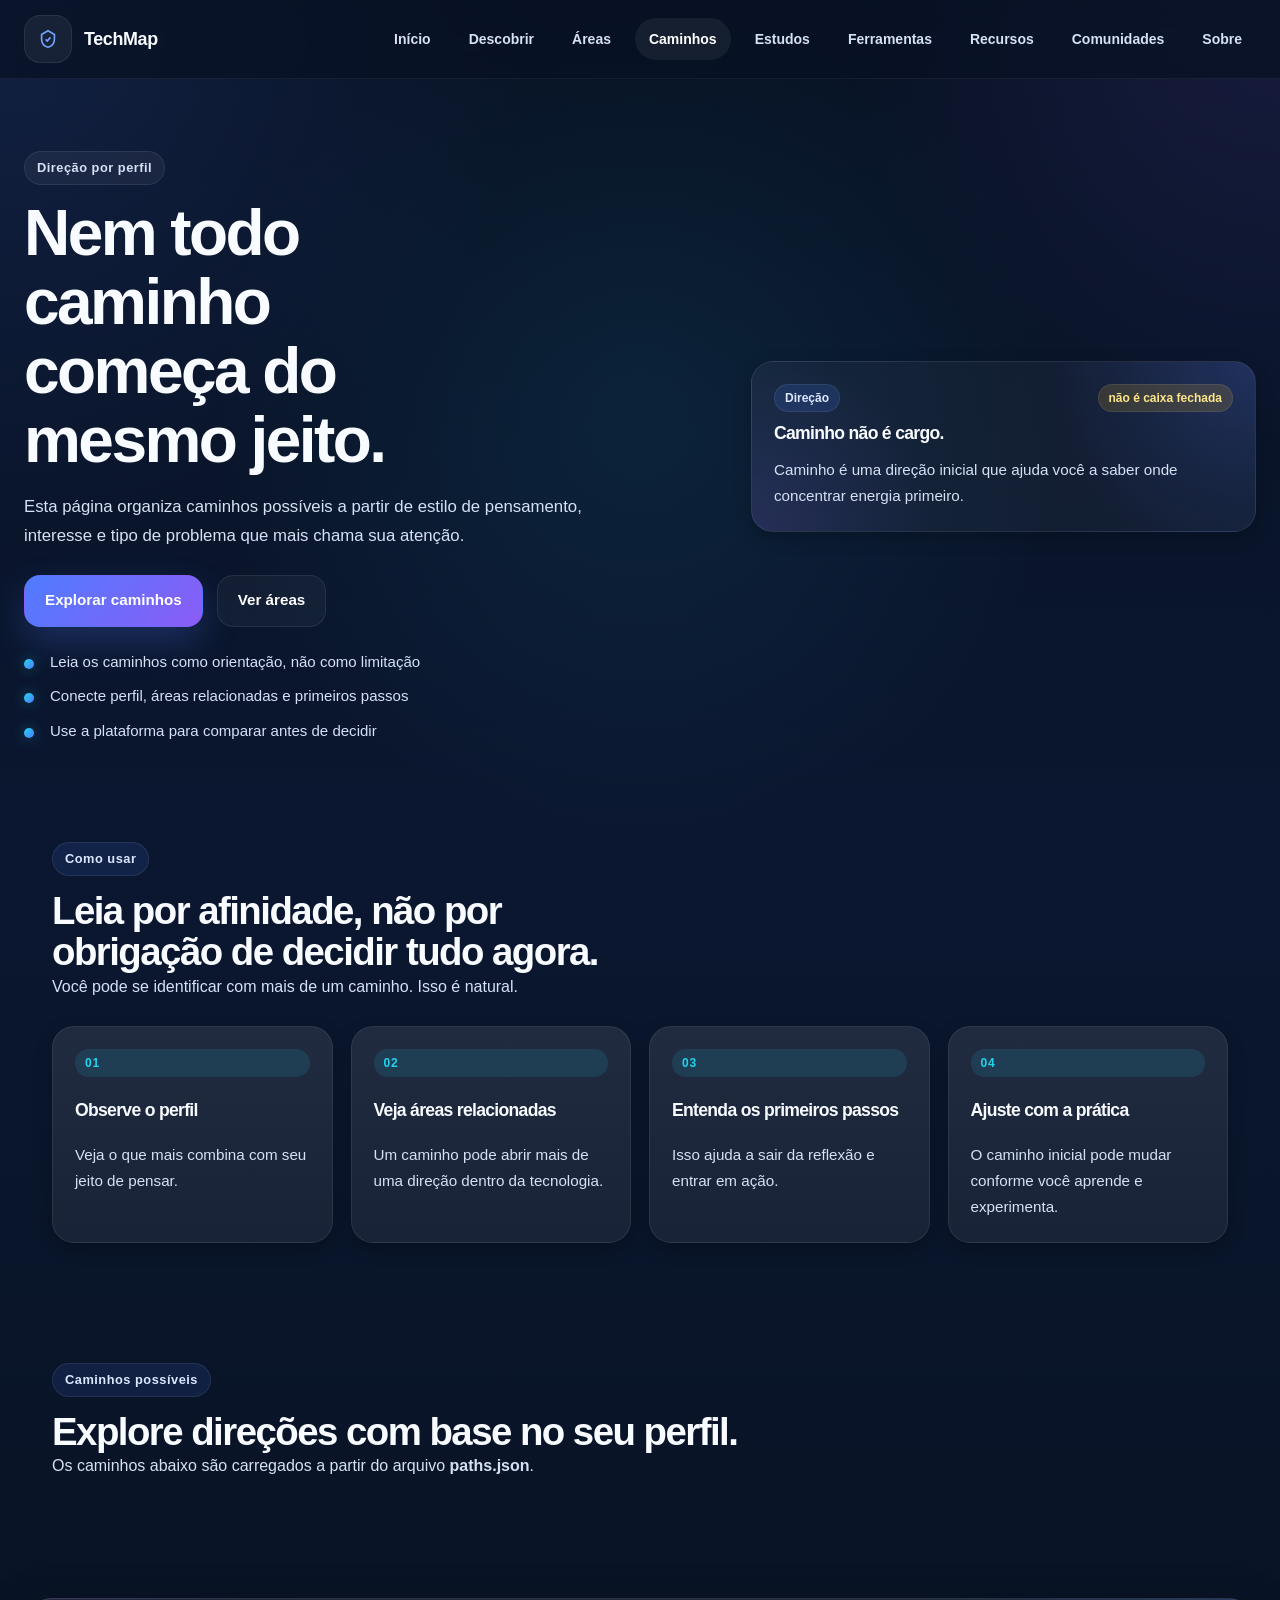
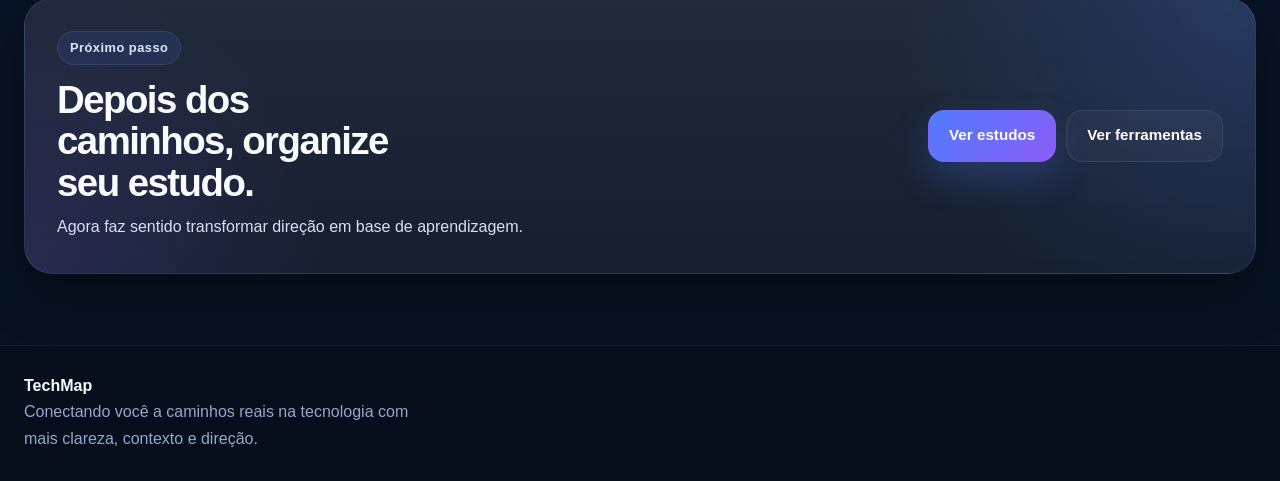
<file: pages/career-paths.html>
<!DOCTYPE html>
<html lang="pt-BR">
<head>
  <meta charset="UTF-8" />
  <meta name="viewport" content="width=device-width, initial-scale=1.0" />
  <meta
    name="description"
    content="Explore caminhos de carreira na tecnologia com base em perfil, forma de pensar e tipo de problema que mais combina com você."
  />
  <meta name="theme-color" content="#081224" />
  <title>Caminhos na tecnologia | TechMap</title>

  <link rel="stylesheet" href="../assets/css/variables.css" />
  <link rel="stylesheet" href="../assets/css/style.css" />
  <link rel="stylesheet" href="../assets/css/components.css" />
  <link rel="stylesheet" href="../assets/css/layout.css" />
  <link rel="stylesheet" href="../assets/css/pages.css" />
  <link rel="stylesheet" href="../assets/css/responsive.css" />
  <link rel="stylesheet" href="../assets/css/animations.css" />
</head>

<body>
  <a class="skip-link" href="#main-content">Pular para o conteúdo principal</a>

  <header class="site-header">
    <div class="container header-content">
      <a href="../index.html" class="brand">
        <span class="icon-box" aria-hidden="true">
          <svg viewBox="0 0 24 24" fill="none" stroke="currentColor" stroke-width="1.8">
            <path d="M12 3l7 4v5c0 4.5-2.9 7.9-7 9-4.1-1.1-7-4.5-7-9V7l7-4z"></path>
            <path d="M9.5 12.5l1.7 1.7 3.5-4"></path>
          </svg>
        </span>
        <span class="brand-mark">TechMap</span>
      </a>

      <button class="menu-toggle" aria-expanded="false" aria-controls="primary-navigation" type="button">
        <span></span><span></span><span></span>
      </button>

      <nav id="primary-navigation" class="primary-nav" aria-label="Navegação principal">
        <ul>
          <li><a href="../index.html">Início</a></li>
          <li><a href="./discover.html">Descobrir</a></li>
          <li><a href="./career-areas.html">Áreas</a></li>
          <li><a href="./career-paths.html" class="active">Caminhos</a></li>
          <li><a href="./study-guide.html">Estudos</a></li>
          <li><a href="./tools.html">Ferramentas</a></li>
          <li><a href="./resources.html">Recursos</a></li>
          <li><a href="./communities.html">Comunidades</a></li>
          <li><a href="./about.html">Sobre</a></li>
        </ul>
      </nav>
    </div>
  </header>

  <main id="main-content">
    <section class="hero-section">
      <div class="container hero-grid">
        <div class="hero-copy animate-rise-up">
          <span class="eyebrow">Direção por perfil</span>
          <h1>Nem todo caminho começa do mesmo jeito.</h1>
          <p class="hero-text">
            Esta página organiza caminhos possíveis a partir de estilo de pensamento,
            interesse e tipo de problema que mais chama sua atenção.
          </p>

          <div class="hero-actions">
            <a href="#paths-grid-section" class="btn btn-primary">Explorar caminhos</a>
            <a href="./career-areas.html" class="btn btn-secondary">Ver áreas</a>
          </div>

          <ul class="hero-highlights">
            <li>Leia os caminhos como orientação, não como limitação</li>
            <li>Conecte perfil, áreas relacionadas e primeiros passos</li>
            <li>Use a plataforma para comparar antes de decidir</li>
          </ul>
        </div>

        <div class="hero-panel reveal-right">
          <article class="card card-glow">
            <div class="card-header">
              <span class="badge badge-primary">Direção</span>
              <span class="badge badge-warning">não é caixa fechada</span>
            </div>
            <div class="stack-md">
              <h2 class="card-title">Caminho não é cargo.</h2>
              <p class="card-description">
                Caminho é uma direção inicial que ajuda você a saber onde concentrar energia primeiro.
              </p>
            </div>
          </article>
        </div>
      </div>
    </section>

    <section class="home-section">
      <div class="container">
        <div class="section-shell reveal">
          <div class="section-top">
            <div>
              <span class="section-kicker">Como usar</span>
              <h2>Leia por afinidade, não por obrigação de decidir tudo agora.</h2>
              <p>
                Você pode se identificar com mais de um caminho. Isso é natural.
              </p>
            </div>
          </div>

          <div class="feature-grid">
            <article class="feature-card card hover-lift">
              <span class="feature-step">01</span>
              <h3 class="card-title">Observe o perfil</h3>
              <p class="card-description">Veja o que mais combina com seu jeito de pensar.</p>
            </article>

            <article class="feature-card card hover-lift">
              <span class="feature-step">02</span>
              <h3 class="card-title">Veja áreas relacionadas</h3>
              <p class="card-description">Um caminho pode abrir mais de uma direção dentro da tecnologia.</p>
            </article>

            <article class="feature-card card hover-lift">
              <span class="feature-step">03</span>
              <h3 class="card-title">Entenda os primeiros passos</h3>
              <p class="card-description">Isso ajuda a sair da reflexão e entrar em ação.</p>
            </article>

            <article class="feature-card card hover-lift">
              <span class="feature-step">04</span>
              <h3 class="card-title">Ajuste com a prática</h3>
              <p class="card-description">O caminho inicial pode mudar conforme você aprende e experimenta.</p>
            </article>
          </div>
        </div>
      </div>
    </section>

    <section id="paths-grid-section" class="home-section">
      <div class="container">
        <div class="section-shell reveal">
          <div class="section-top">
            <div>
              <span class="section-kicker">Caminhos possíveis</span>
              <h2>Explore direções com base no seu perfil.</h2>
              <p>Os caminhos abaixo são carregados a partir do arquivo <strong>paths.json</strong>.</p>
            </div>
          </div>

          <div id="paths-grid" class="grid-3" aria-live="polite"></div>
        </div>
      </div>
    </section>

    <section class="cta-section">
      <div class="container">
        <div class="cta-box reveal-zoom">
          <div>
            <span class="section-kicker">Próximo passo</span>
            <h2>Depois dos caminhos, organize seu estudo.</h2>
            <p>
              Agora faz sentido transformar direção em base de aprendizagem.
            </p>
          </div>

          <div class="inline-actions">
            <a href="./study-guide.html" class="btn btn-primary">Ver estudos</a>
            <a href="./tools.html" class="btn btn-secondary">Ver ferramentas</a>
          </div>
        </div>
      </div>
    </section>
  </main>

  <footer class="site-footer">
    <div class="container footer-content">
      <div>
        <strong>TechMap</strong>
        <p>Conectando você a caminhos reais na tecnologia com mais clareza, contexto e direção.</p>
      </div>
    </div>
  </footer>

  <script src="../assets/js/data-loader.js"></script>
  <script src="../assets/js/paths.js"></script>
  <script src="../assets/js/app.js"></script>
</body>
</html>
</file>
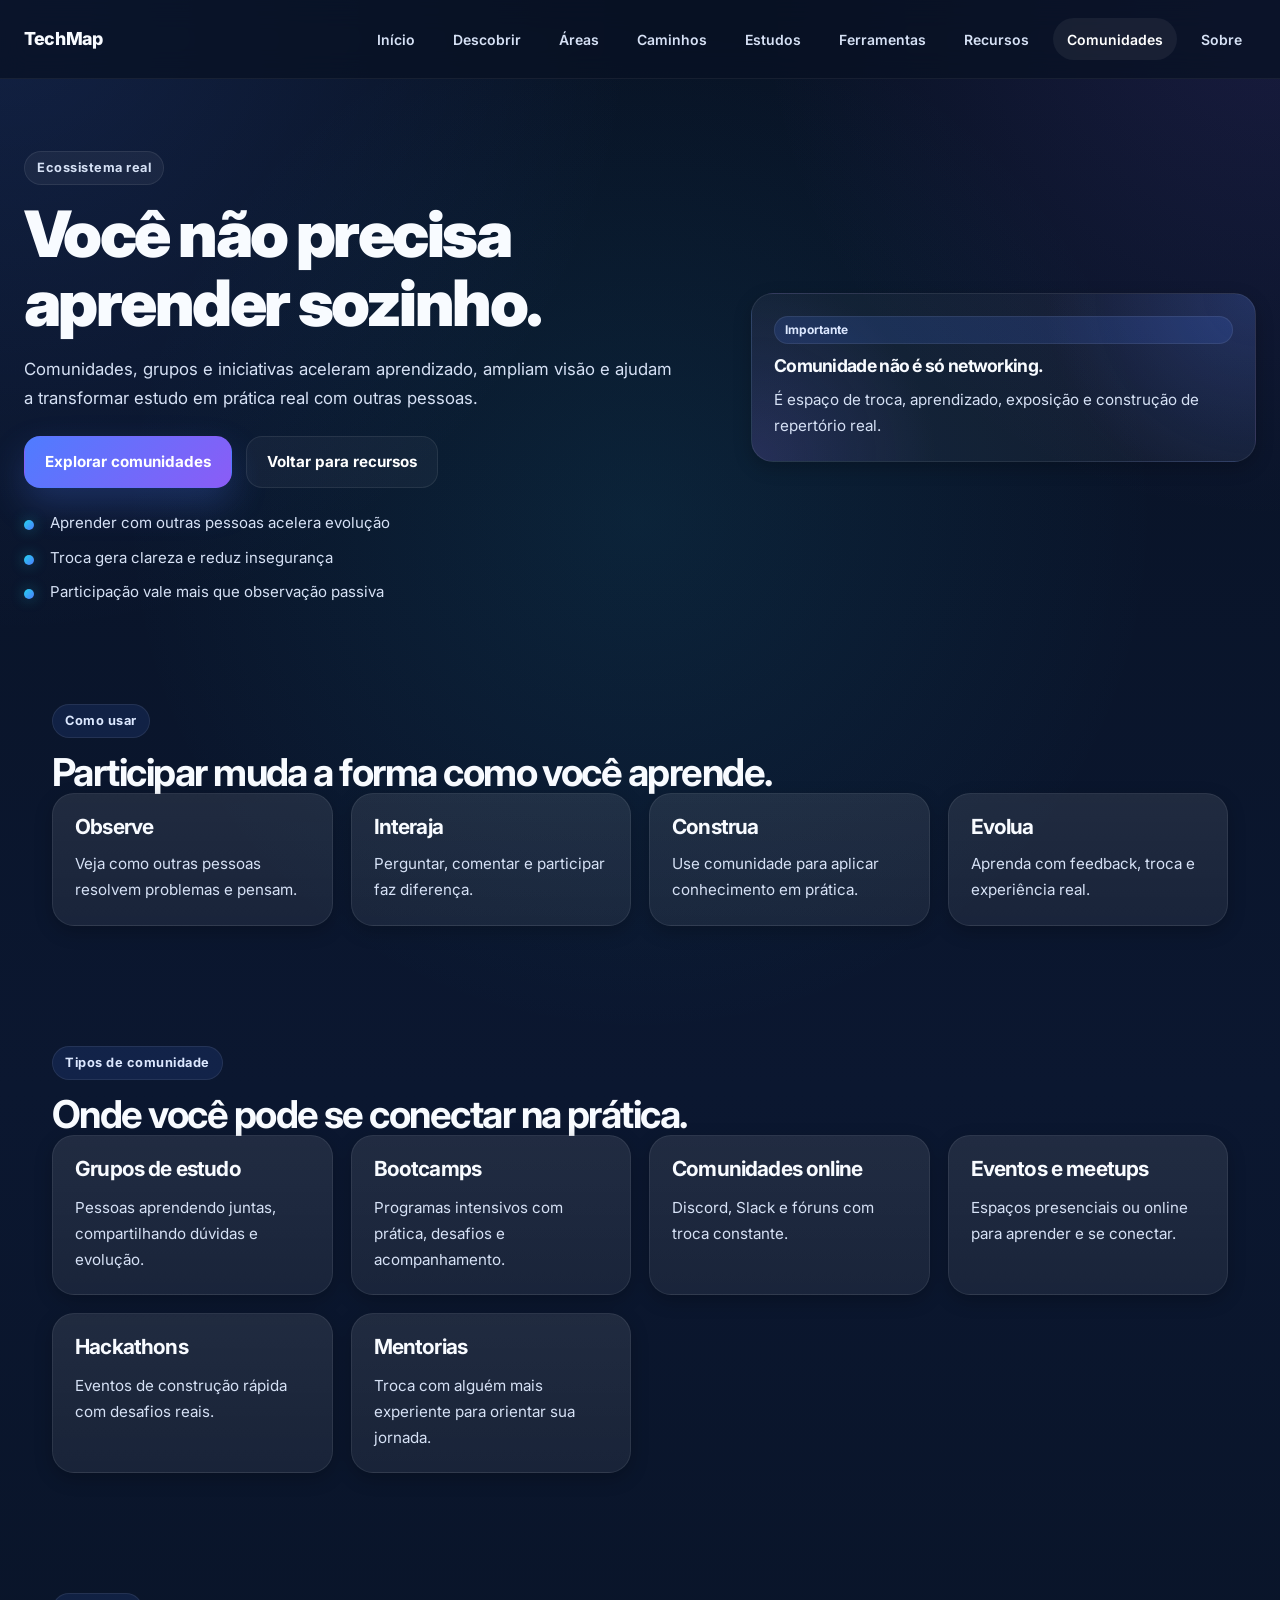
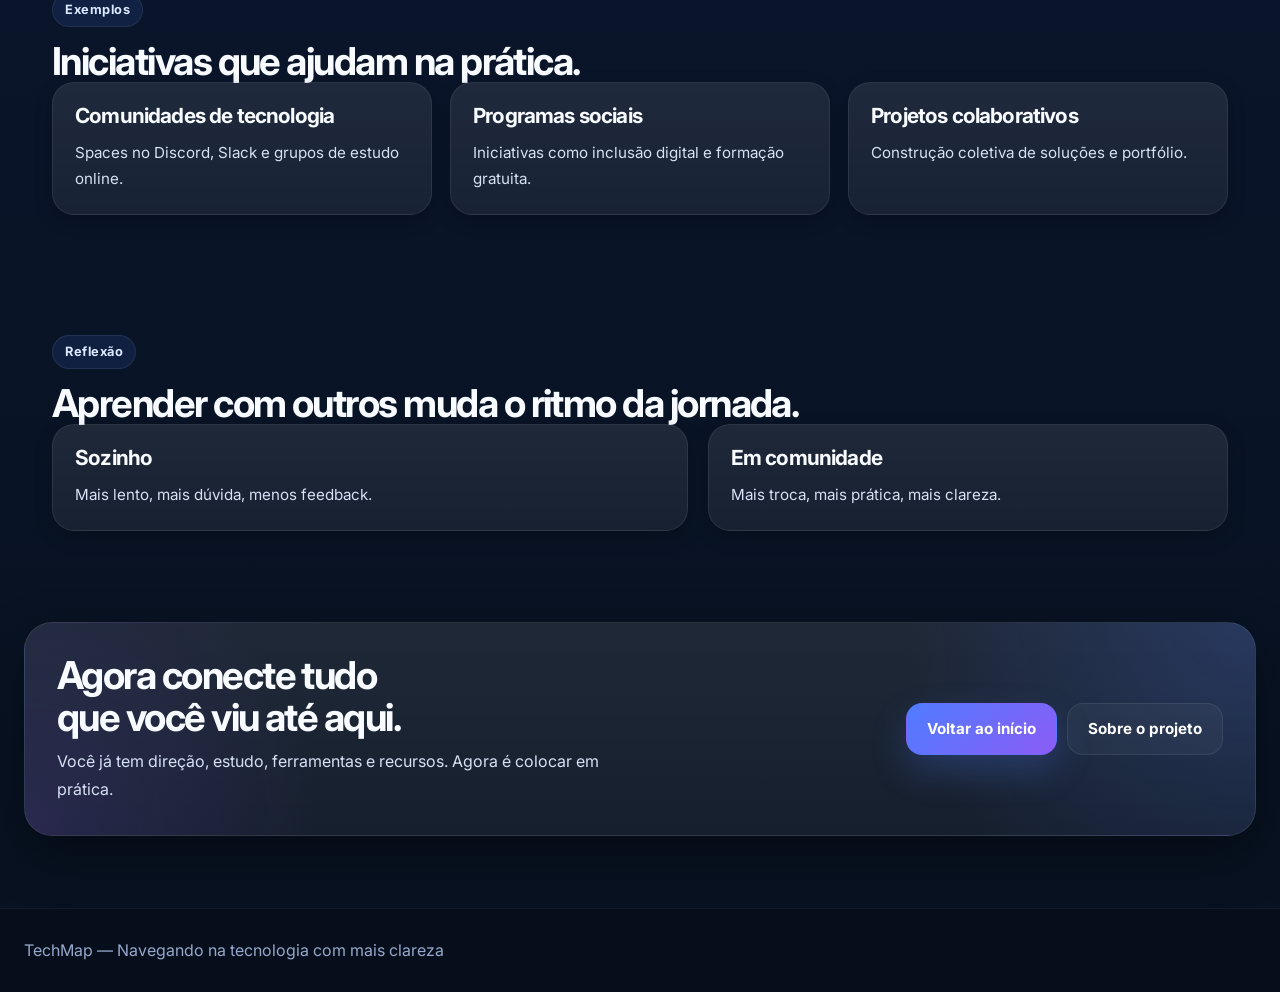
<file: pages/communities.html>
<!DOCTYPE html>
<html lang="pt-BR">
<head>
  <meta charset="UTF-8" />
  <meta name="viewport" content="width=device-width, initial-scale=1.0" />
  <meta
    name="description"
    content="Descubra comunidades, grupos, bootcamps e iniciativas que ajudam você a aprender tecnologia com outras pessoas e acelerar sua evolução."
  />
  <meta name="theme-color" content="#081224" />
  <title>Comunidades | TechMap</title>

  <link rel="preconnect" href="https://fonts.googleapis.com" />
  <link rel="preconnect" href="https://fonts.gstatic.com" crossorigin />
  <link
    href="https://fonts.googleapis.com/css2?family=Inter:wght@400;500;600;700;800;900&display=swap"
    rel="stylesheet"
  />

  <link rel="stylesheet" href="../assets/css/variables.css" />
  <link rel="stylesheet" href="../assets/css/style.css" />
  <link rel="stylesheet" href="../assets/css/components.css" />
  <link rel="stylesheet" href="../assets/css/layout.css" />
  <link rel="stylesheet" href="../assets/css/pages.css" />
  <link rel="stylesheet" href="../assets/css/responsive.css" />
  <link rel="stylesheet" href="../assets/css/animations.css" />
</head>
<body>
  <a class="skip-link" href="#main-content">Pular para o conteúdo principal</a>

  <header class="site-header">
    <div class="container header-content">
      <a href="../index.html" class="brand" aria-label="Página inicial do TechMap">
        <span class="brand-mark">TechMap</span>
      </a>

      <button class="menu-toggle" aria-expanded="false">
        <span></span><span></span><span></span>
      </button>

      <nav class="primary-nav">
        <ul>
          <li><a href="../index.html">Início</a></li>
          <li><a href="./discover.html">Descobrir</a></li>
          <li><a href="./career-areas.html">Áreas</a></li>
          <li><a href="./career-paths.html">Caminhos</a></li>
          <li><a href="./study-guide.html">Estudos</a></li>
          <li><a href="./tools.html">Ferramentas</a></li>
          <li><a href="./resources.html">Recursos</a></li>
          <li><a href="./communities.html" class="active">Comunidades</a></li>
          <li><a href="./about.html">Sobre</a></li>
        </ul>
      </nav>
    </div>
  </header>

  <main id="main-content">
    <!-- HERO -->
    <section class="hero-section">
      <div class="container hero-grid">
        <div class="hero-copy animate-rise-up">
          <span class="eyebrow">Ecossistema real</span>
          <h1>Você não precisa aprender sozinho.</h1>

          <p class="hero-text">
            Comunidades, grupos e iniciativas aceleram aprendizado, ampliam visão
            e ajudam a transformar estudo em prática real com outras pessoas.
          </p>

          <div class="hero-actions">
            <a href="#blocos-comunidade" class="btn btn-primary">Explorar comunidades</a>
            <a href="./resources.html" class="btn btn-secondary">Voltar para recursos</a>
          </div>

          <ul class="hero-highlights">
            <li>Aprender com outras pessoas acelera evolução</li>
            <li>Troca gera clareza e reduz insegurança</li>
            <li>Participação vale mais que observação passiva</li>
          </ul>
        </div>

        <div class="hero-panel reveal-right">
          <div class="card card-glow">
            <span class="badge badge-primary">Importante</span>
            <h3 class="card-title">Comunidade não é só networking.</h3>
            <p class="card-description">
              É espaço de troca, aprendizado, exposição e construção de repertório real.
            </p>
          </div>
        </div>
      </div>
    </section>

    <!-- COMO USAR -->
    <section class="home-section">
      <div class="container">
        <div class="section-shell reveal">
          <span class="section-kicker">Como usar</span>
          <h2>Participar muda a forma como você aprende.</h2>

          <div class="feature-grid">
            <div class="card">
              <h3>Observe</h3>
              <p class="card-description">
                Veja como outras pessoas resolvem problemas e pensam.
              </p>
            </div>

            <div class="card">
              <h3>Interaja</h3>
              <p class="card-description">
                Perguntar, comentar e participar faz diferença.
              </p>
            </div>

            <div class="card">
              <h3>Construa</h3>
              <p class="card-description">
                Use comunidade para aplicar conhecimento em prática.
              </p>
            </div>

            <div class="card">
              <h3>Evolua</h3>
              <p class="card-description">
                Aprenda com feedback, troca e experiência real.
              </p>
            </div>
          </div>
        </div>
      </div>
    </section>

    <!-- TIPOS -->
    <section id="blocos-comunidade" class="home-section">
      <div class="container">
        <div class="section-shell reveal">
          <span class="section-kicker">Tipos de comunidade</span>
          <h2>Onde você pode se conectar na prática.</h2>

          <div class="overview-grid">
            <div class="community-card card hover-lift">
              <h3>Grupos de estudo</h3>
              <p class="card-description">
                Pessoas aprendendo juntas, compartilhando dúvidas e evolução.
              </p>
            </div>

            <div class="community-card card hover-lift">
              <h3>Bootcamps</h3>
              <p class="card-description">
                Programas intensivos com prática, desafios e acompanhamento.
              </p>
            </div>

            <div class="community-card card hover-lift">
              <h3>Comunidades online</h3>
              <p class="card-description">
                Discord, Slack e fóruns com troca constante.
              </p>
            </div>

            <div class="community-card card hover-lift">
              <h3>Eventos e meetups</h3>
              <p class="card-description">
                Espaços presenciais ou online para aprender e se conectar.
              </p>
            </div>

            <div class="community-card card hover-lift">
              <h3>Hackathons</h3>
              <p class="card-description">
                Eventos de construção rápida com desafios reais.
              </p>
            </div>

            <div class="community-card card hover-lift">
              <h3>Mentorias</h3>
              <p class="card-description">
                Troca com alguém mais experiente para orientar sua jornada.
              </p>
            </div>
          </div>
        </div>
      </div>
    </section>

    <!-- EXEMPLOS -->
    <section class="home-section">
      <div class="container">
        <div class="section-shell reveal">
          <span class="section-kicker">Exemplos</span>
          <h2>Iniciativas que ajudam na prática.</h2>

          <div class="grid-3">
            <div class="card">
              <h3>Comunidades de tecnologia</h3>
              <p class="card-description">
                Spaces no Discord, Slack e grupos de estudo online.
              </p>
            </div>

            <div class="card">
              <h3>Programas sociais</h3>
              <p class="card-description">
                Iniciativas como inclusão digital e formação gratuita.
              </p>
            </div>

            <div class="card">
              <h3>Projetos colaborativos</h3>
              <p class="card-description">
                Construção coletiva de soluções e portfólio.
              </p>
            </div>
          </div>
        </div>
      </div>
    </section>

    <!-- REFLEXÃO -->
    <section class="home-section">
      <div class="container">
        <div class="section-shell reveal">
          <span class="section-kicker">Reflexão</span>
          <h2>Aprender com outros muda o ritmo da jornada.</h2>

          <div class="info-grid">
            <div class="card">
              <h3>Sozinho</h3>
              <p class="card-description">
                Mais lento, mais dúvida, menos feedback.
              </p>
            </div>

            <div class="card">
              <h3>Em comunidade</h3>
              <p class="card-description">
                Mais troca, mais prática, mais clareza.
              </p>
            </div>
          </div>
        </div>
      </div>
    </section>

    <!-- CTA -->
    <section class="cta-section">
      <div class="container">
        <div class="cta-box">
          <div>
            <h2>Agora conecte tudo que você viu até aqui.</h2>
            <p>
              Você já tem direção, estudo, ferramentas e recursos. Agora é colocar em prática.
            </p>
          </div>

          <div class="inline-actions">
            <a href="../index.html" class="btn btn-primary">Voltar ao início</a>
            <a href="./about.html" class="btn btn-secondary">Sobre o projeto</a>
          </div>
        </div>
      </div>
    </section>
  </main>

  <footer class="site-footer">
    <div class="container footer-content">
      <p>TechMap — Navegando na tecnologia com mais clareza</p>
    </div>
  </footer>

  <script src="../assets/js/app.js"></script>
</body>
</html>
</file>
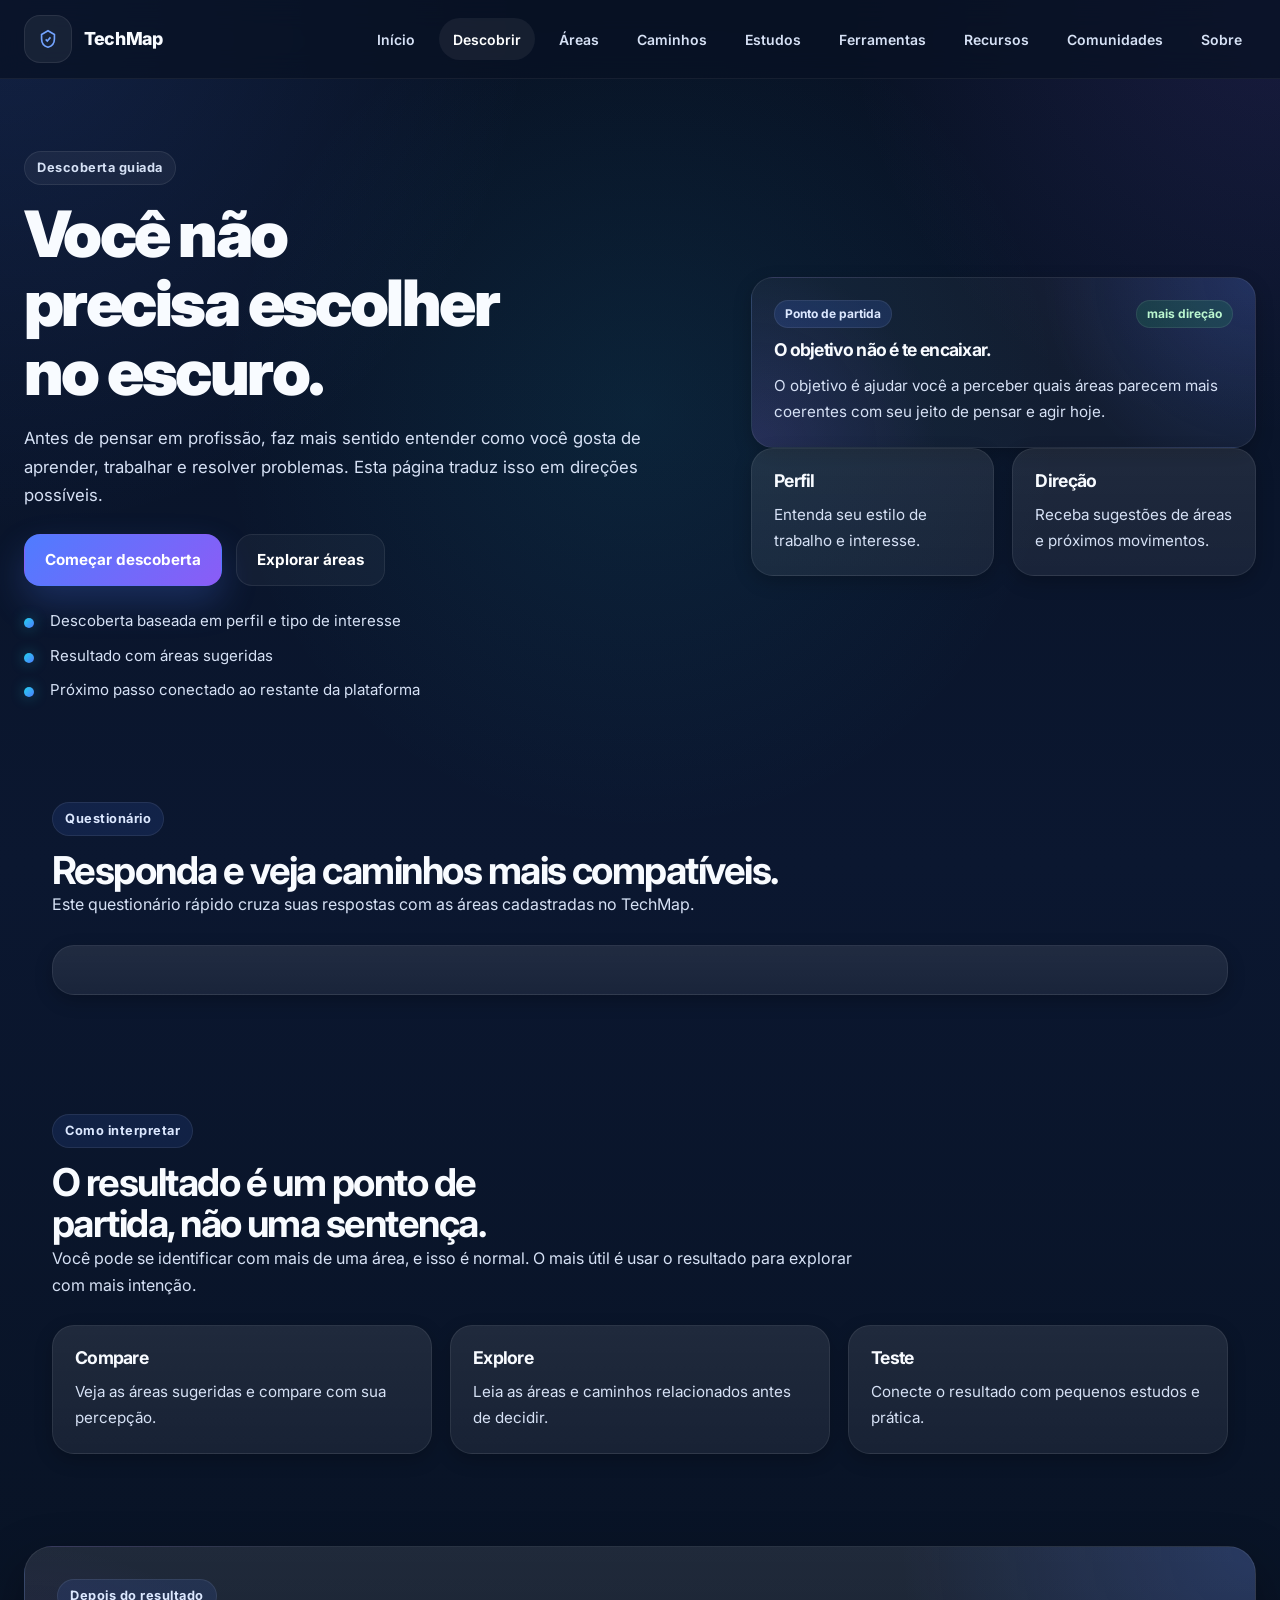
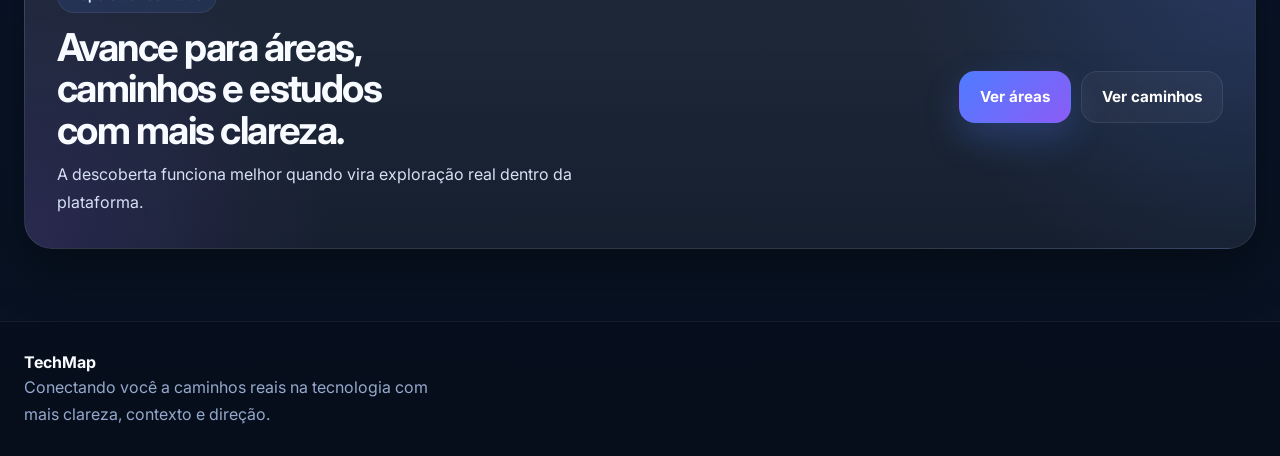
<file: pages/discover.html>
<!DOCTYPE html>
<html lang="pt-BR">
<head>
  <meta charset="UTF-8" />
  <meta name="viewport" content="width=device-width, initial-scale=1.0" />
  <meta
    name="description"
    content="Descubra caminhos na tecnologia com base no seu perfil, interesses e estilo de trabalho com o TechMap."
  />
  <meta name="theme-color" content="#081224" />
  <title>Descobrir caminho | TechMap</title>

  <link rel="preconnect" href="https://fonts.googleapis.com" />
  <link rel="preconnect" href="https://fonts.gstatic.com" crossorigin />
  <link
    href="https://fonts.googleapis.com/css2?family=Inter:wght@400;500;600;700;800;900&display=swap"
    rel="stylesheet"
  />

  <link rel="stylesheet" href="../assets/css/variables.css" />
  <link rel="stylesheet" href="../assets/css/style.css" />
  <link rel="stylesheet" href="../assets/css/components.css" />
  <link rel="stylesheet" href="../assets/css/layout.css" />
  <link rel="stylesheet" href="../assets/css/pages.css" />
  <link rel="stylesheet" href="../assets/css/responsive.css" />
  <link rel="stylesheet" href="../assets/css/animations.css" />
</head>
<body>
  <a class="skip-link" href="#main-content">Pular para o conteúdo principal</a>

  <header class="site-header">
    <div class="container header-content">
      <a href="../index.html" class="brand" aria-label="Página inicial do TechMap">
        <span class="icon-box" aria-hidden="true">
          <svg viewBox="0 0 24 24" fill="none" stroke="currentColor" stroke-width="1.8">
            <path d="M12 3l7 4v5c0 4.5-2.9 7.9-7 9-4.1-1.1-7-4.5-7-9V7l7-4z"></path>
            <path d="M9.5 12.5l1.7 1.7 3.5-4"></path>
          </svg>
        </span>
        <span class="brand-mark">TechMap</span>
      </a>

      <button
        class="menu-toggle"
        type="button"
        aria-label="Abrir menu de navegação"
        aria-expanded="false"
        aria-controls="primary-navigation"
      >
        <span></span>
        <span></span>
        <span></span>
      </button>

      <nav id="primary-navigation" class="primary-nav" aria-label="Navegação principal">
        <ul>
          <li><a href="../index.html">Início</a></li>
          <li><a href="./discover.html" class="active">Descobrir</a></li>
          <li><a href="./career-areas.html">Áreas</a></li>
          <li><a href="./career-paths.html">Caminhos</a></li>
          <li><a href="./study-guide.html">Estudos</a></li>
          <li><a href="./tools.html">Ferramentas</a></li>
          <li><a href="./resources.html">Recursos</a></li>
          <li><a href="./communities.html">Comunidades</a></li>
          <li><a href="./about.html">Sobre</a></li>
        </ul>
      </nav>
    </div>
  </header>

  <main id="main-content">
    <section class="hero-section">
      <div class="container hero-grid">
        <div class="hero-copy animate-rise-up">
          <span class="eyebrow">Descoberta guiada</span>
          <h1>Você não precisa escolher no escuro.</h1>
          <p class="hero-text">
            Antes de pensar em profissão, faz mais sentido entender como você gosta de aprender,
            trabalhar e resolver problemas. Esta página traduz isso em direções possíveis.
          </p>

          <div class="hero-actions">
            <a class="btn btn-primary" href="#questionario">Começar descoberta</a>
            <a class="btn btn-secondary" href="./career-areas.html">Explorar áreas</a>
          </div>

          <ul class="hero-highlights">
            <li>Descoberta baseada em perfil e tipo de interesse</li>
            <li>Resultado com áreas sugeridas</li>
            <li>Próximo passo conectado ao restante da plataforma</li>
          </ul>
        </div>

        <div class="hero-panel reveal-right">
          <article class="card card-glow">
            <div class="card-header">
              <span class="badge badge-primary">Ponto de partida</span>
              <span class="badge badge-success">mais direção</span>
            </div>
            <div class="stack-md">
              <h2 class="card-title">O objetivo não é te encaixar.</h2>
              <p class="card-description">
                O objetivo é ajudar você a perceber quais áreas parecem mais coerentes
                com seu jeito de pensar e agir hoje.
              </p>
            </div>
          </article>

          <div class="grid-2">
            <article class="card hover-glow-soft">
              <h3 class="card-title">Perfil</h3>
              <p class="card-description">Entenda seu estilo de trabalho e interesse.</p>
            </article>
            <article class="card hover-glow-soft">
              <h3 class="card-title">Direção</h3>
              <p class="card-description">Receba sugestões de áreas e próximos movimentos.</p>
            </article>
          </div>
        </div>
      </div>
    </section>

    <section id="questionario" class="home-section">
      <div class="container">
        <div class="section-shell reveal">
          <div class="section-top">
            <div>
              <span class="section-kicker">Questionário</span>
              <h2>Responda e veja caminhos mais compatíveis.</h2>
              <p>
                Este questionário rápido cruza suas respostas com as áreas cadastradas no TechMap.
              </p>
            </div>
          </div>

          <div id="discover-progress" class="stack-sm"></div>
          <div id="discover-questionnaire" class="discover-card card"></div>
        </div>
      </div>
    </section>

    <section class="home-section">
      <div class="container">
        <div class="section-shell reveal">
          <div class="section-top">
            <div>
              <span class="section-kicker">Como interpretar</span>
              <h2>O resultado é um ponto de partida, não uma sentença.</h2>
              <p>
                Você pode se identificar com mais de uma área, e isso é normal.
                O mais útil é usar o resultado para explorar com mais intenção.
              </p>
            </div>
          </div>

          <div class="grid-3">
            <article class="card hover-lift">
              <h3 class="card-title">Compare</h3>
              <p class="card-description">Veja as áreas sugeridas e compare com sua percepção.</p>
            </article>

            <article class="card hover-lift">
              <h3 class="card-title">Explore</h3>
              <p class="card-description">Leia as áreas e caminhos relacionados antes de decidir.</p>
            </article>

            <article class="card hover-lift">
              <h3 class="card-title">Teste</h3>
              <p class="card-description">Conecte o resultado com pequenos estudos e prática.</p>
            </article>
          </div>
        </div>
      </div>
    </section>

    <section class="cta-section">
      <div class="container">
        <div class="cta-box reveal-zoom">
          <div>
            <span class="section-kicker">Depois do resultado</span>
            <h2>Avance para áreas, caminhos e estudos com mais clareza.</h2>
            <p>
              A descoberta funciona melhor quando vira exploração real dentro da plataforma.
            </p>
          </div>

          <div class="inline-actions">
            <a class="btn btn-primary" href="./career-areas.html">Ver áreas</a>
            <a class="btn btn-secondary" href="./career-paths.html">Ver caminhos</a>
          </div>
        </div>
      </div>
    </section>
  </main>

  <footer class="site-footer">
    <div class="container footer-content">
      <div>
        <strong>TechMap</strong>
        <p>Conectando você a caminhos reais na tecnologia com mais clareza, contexto e direção.</p>
      </div>
    </div>
  </footer>

  <script src="../assets/js/data-loader.js"></script>
  <script src="../assets/js/discover.js"></script>
  <script src="../assets/js/app.js"></script>
</body>
</html>
</file>
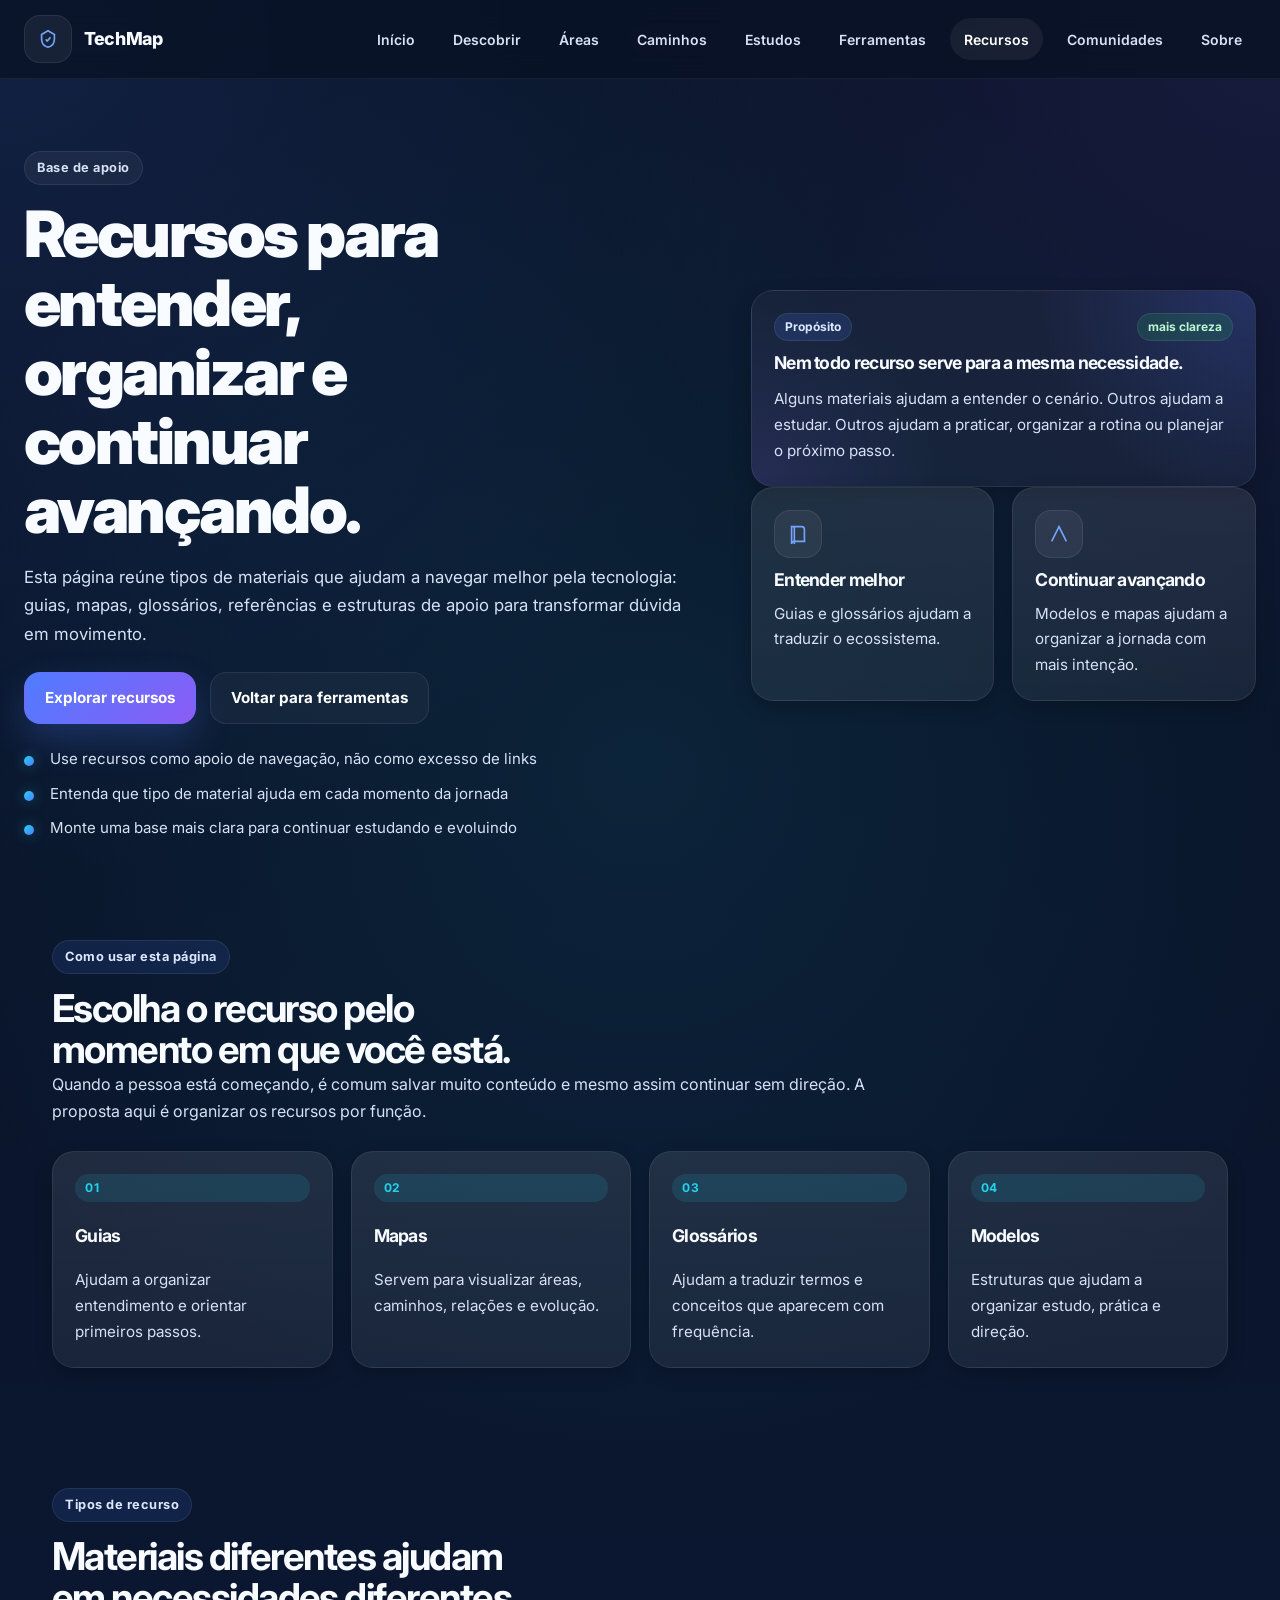
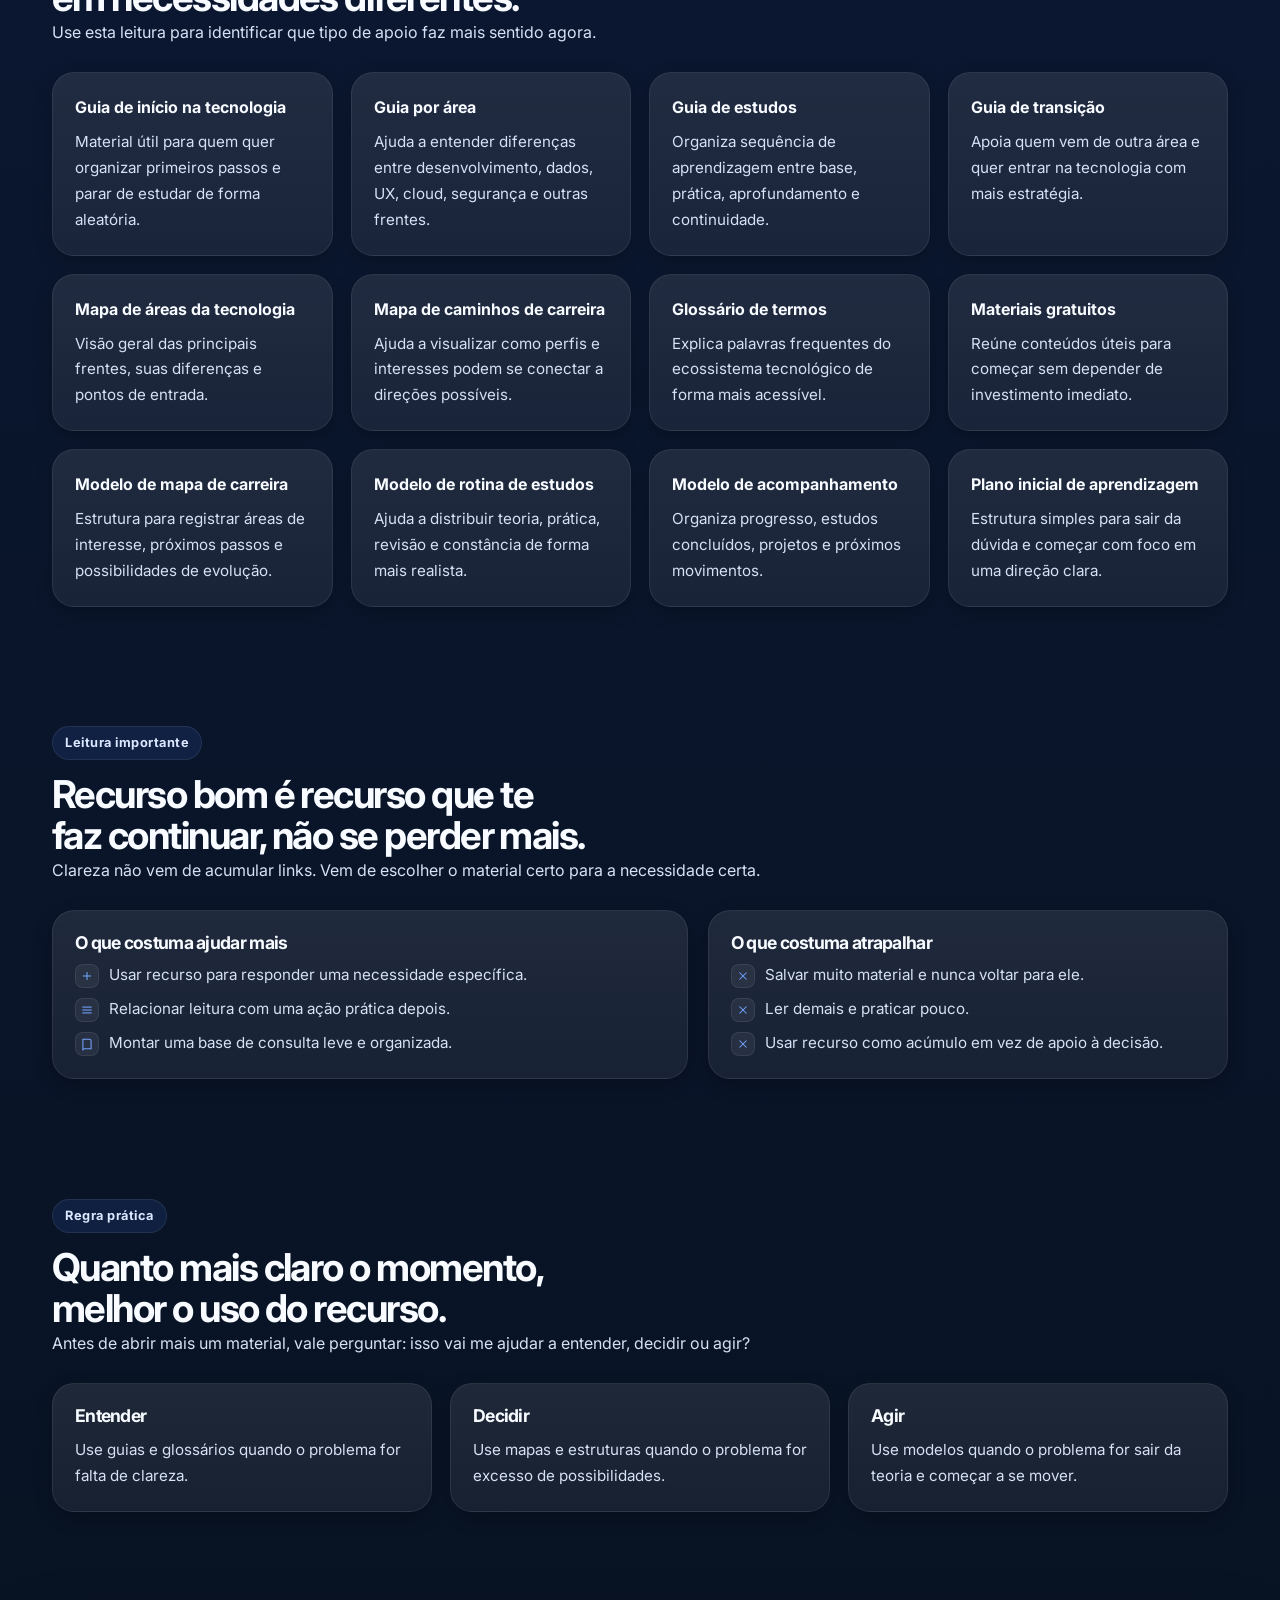
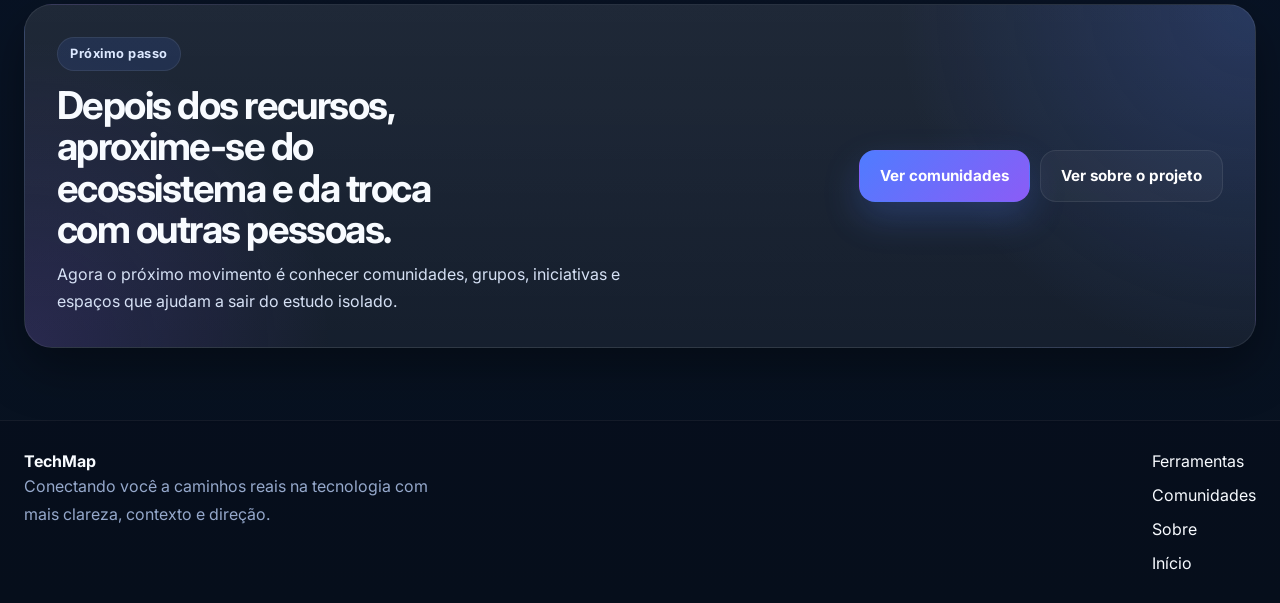
<file: pages/resources.html>
<!DOCTYPE html>
<html lang="pt-BR">
<head>
  <meta charset="UTF-8" />
  <meta name="viewport" content="width=device-width, initial-scale=1.0" />
  <meta
    name="description"
    content="Acesse guias, mapas, glossários, materiais gratuitos e recursos de apoio para navegar melhor pela tecnologia."
  />
  <meta name="theme-color" content="#081224" />
  <title>Recursos | TechMap</title>

  <link rel="preconnect" href="https://fonts.googleapis.com" />
  <link rel="preconnect" href="https://fonts.gstatic.com" crossorigin />
  <link
    href="https://fonts.googleapis.com/css2?family=Inter:wght@400;500;600;700;800;900&display=swap"
    rel="stylesheet"
  />

  <link rel="stylesheet" href="../assets/css/variables.css" />
  <link rel="stylesheet" href="../assets/css/style.css" />
  <link rel="stylesheet" href="../assets/css/components.css" />
  <link rel="stylesheet" href="../assets/css/layout.css" />
  <link rel="stylesheet" href="../assets/css/pages.css" />
  <link rel="stylesheet" href="../assets/css/responsive.css" />
  <link rel="stylesheet" href="../assets/css/animations.css" />
</head>
<body>
  <a class="skip-link" href="#main-content">Pular para o conteúdo principal</a>

  <header class="site-header">
    <div class="container header-content">
      <a href="../index.html" class="brand" aria-label="Página inicial do TechMap">
        <span class="icon-box" aria-hidden="true">
          <svg viewBox="0 0 24 24" fill="none" stroke="currentColor" stroke-width="1.8">
            <path d="M12 3l7 4v5c0 4.5-2.9 7.9-7 9-4.1-1.1-7-4.5-7-9V7l7-4z"></path>
            <path d="M9.5 12.5l1.7 1.7 3.5-4"></path>
          </svg>
        </span>
        <span class="brand-mark">TechMap</span>
      </a>

      <button
        class="menu-toggle"
        type="button"
        aria-label="Abrir menu de navegação"
        aria-expanded="false"
        aria-controls="primary-navigation"
      >
        <span></span>
        <span></span>
        <span></span>
      </button>

      <nav id="primary-navigation" class="primary-nav" aria-label="Navegação principal">
        <ul>
          <li><a href="../index.html">Início</a></li>
          <li><a href="./discover.html">Descobrir</a></li>
          <li><a href="./career-areas.html">Áreas</a></li>
          <li><a href="./career-paths.html">Caminhos</a></li>
          <li><a href="./study-guide.html">Estudos</a></li>
          <li><a href="./tools.html">Ferramentas</a></li>
          <li><a href="./resources.html" class="active">Recursos</a></li>
          <li><a href="./communities.html">Comunidades</a></li>
          <li><a href="./about.html">Sobre</a></li>
        </ul>
      </nav>
    </div>
  </header>

  <main id="main-content">
    <section class="hero-section">
      <div class="container hero-grid">
        <div class="hero-copy animate-rise-up">
          <span class="eyebrow">Base de apoio</span>
          <h1>Recursos para entender, organizar e continuar avançando.</h1>
          <p class="hero-text">
            Esta página reúne tipos de materiais que ajudam a navegar melhor pela tecnologia:
            guias, mapas, glossários, referências e estruturas de apoio para transformar dúvida em movimento.
          </p>

          <div class="hero-actions">
            <a class="btn btn-primary" href="#blocos-de-recursos">Explorar recursos</a>
            <a class="btn btn-secondary" href="./tools.html">Voltar para ferramentas</a>
          </div>

          <ul class="hero-highlights" aria-label="Destaques da página de recursos">
            <li>Use recursos como apoio de navegação, não como excesso de links</li>
            <li>Entenda que tipo de material ajuda em cada momento da jornada</li>
            <li>Monte uma base mais clara para continuar estudando e evoluindo</li>
          </ul>
        </div>

        <div class="hero-panel reveal-right">
          <article class="card card-glow">
            <div class="card-header">
              <span class="badge badge-primary">Propósito</span>
              <span class="badge badge-success">mais clareza</span>
            </div>

            <div class="stack-md">
              <h2 class="card-title">Nem todo recurso serve para a mesma necessidade.</h2>
              <p class="card-description">
                Alguns materiais ajudam a entender o cenário. Outros ajudam a estudar.
                Outros ajudam a praticar, organizar a rotina ou planejar o próximo passo.
              </p>
            </div>
          </article>

          <div class="grid-2">
            <article class="card hover-glow-soft">
              <div class="icon-box" aria-hidden="true">
                <svg viewBox="0 0 24 24" fill="none" stroke="currentColor" stroke-width="1.8">
                  <path d="M5 4h11a3 3 0 013 3v13H8a3 3 0 00-3 3V4z"></path>
                  <path d="M8 4v19"></path>
                </svg>
              </div>
              <h3 class="card-title">Entender melhor</h3>
              <p class="card-description">
                Guias e glossários ajudam a traduzir o ecossistema.
              </p>
            </article>

            <article class="card hover-glow-soft">
              <div class="icon-box" aria-hidden="true">
                <svg viewBox="0 0 24 24" fill="none" stroke="currentColor" stroke-width="1.8">
                  <path d="M4 20l8-16 8 16"></path>
                </svg>
              </div>
              <h3 class="card-title">Continuar avançando</h3>
              <p class="card-description">
                Modelos e mapas ajudam a organizar a jornada com mais intenção.
              </p>
            </article>
          </div>
        </div>
      </div>
    </section>

    <section class="home-section">
      <div class="container">
        <div class="section-shell reveal">
          <div class="section-top">
            <div>
              <span class="section-kicker">Como usar esta página</span>
              <h2>Escolha o recurso pelo momento em que você está.</h2>
              <p>
                Quando a pessoa está começando, é comum salvar muito conteúdo e mesmo assim continuar sem direção.
                A proposta aqui é organizar os recursos por função.
              </p>
            </div>
          </div>

          <div class="feature-grid">
            <article class="feature-card card hover-lift">
              <span class="feature-step">01</span>
              <h3 class="card-title">Guias</h3>
              <p class="card-description">
                Ajudam a organizar entendimento e orientar primeiros passos.
              </p>
            </article>

            <article class="feature-card card hover-lift">
              <span class="feature-step">02</span>
              <h3 class="card-title">Mapas</h3>
              <p class="card-description">
                Servem para visualizar áreas, caminhos, relações e evolução.
              </p>
            </article>

            <article class="feature-card card hover-lift">
              <span class="feature-step">03</span>
              <h3 class="card-title">Glossários</h3>
              <p class="card-description">
                Ajudam a traduzir termos e conceitos que aparecem com frequência.
              </p>
            </article>

            <article class="feature-card card hover-lift">
              <span class="feature-step">04</span>
              <h3 class="card-title">Modelos</h3>
              <p class="card-description">
                Estruturas que ajudam a organizar estudo, prática e direção.
              </p>
            </article>
          </div>
        </div>
      </div>
    </section>

    <section id="blocos-de-recursos" class="home-section">
      <div class="container">
        <div class="section-shell reveal">
          <div class="section-top">
            <div>
              <span class="section-kicker">Tipos de recurso</span>
              <h2>Materiais diferentes ajudam em necessidades diferentes.</h2>
              <p>
                Use esta leitura para identificar que tipo de apoio faz mais sentido agora.
              </p>
            </div>
          </div>

          <div class="overview-grid">
            <article class="resource-card card hover-lift">
              <strong>Guia de início na tecnologia</strong>
              <p class="card-description">
                Material útil para quem quer organizar primeiros passos e parar de estudar de forma aleatória.
              </p>
            </article>

            <article class="resource-card card hover-lift">
              <strong>Guia por área</strong>
              <p class="card-description">
                Ajuda a entender diferenças entre desenvolvimento, dados, UX, cloud, segurança e outras frentes.
              </p>
            </article>

            <article class="resource-card card hover-lift">
              <strong>Guia de estudos</strong>
              <p class="card-description">
                Organiza sequência de aprendizagem entre base, prática, aprofundamento e continuidade.
              </p>
            </article>

            <article class="resource-card card hover-lift">
              <strong>Guia de transição</strong>
              <p class="card-description">
                Apoia quem vem de outra área e quer entrar na tecnologia com mais estratégia.
              </p>
            </article>

            <article class="resource-card card hover-lift">
              <strong>Mapa de áreas da tecnologia</strong>
              <p class="card-description">
                Visão geral das principais frentes, suas diferenças e pontos de entrada.
              </p>
            </article>

            <article class="resource-card card hover-lift">
              <strong>Mapa de caminhos de carreira</strong>
              <p class="card-description">
                Ajuda a visualizar como perfis e interesses podem se conectar a direções possíveis.
              </p>
            </article>

            <article class="resource-card card hover-lift">
              <strong>Glossário de termos</strong>
              <p class="card-description">
                Explica palavras frequentes do ecossistema tecnológico de forma mais acessível.
              </p>
            </article>

            <article class="resource-card card hover-lift">
              <strong>Materiais gratuitos</strong>
              <p class="card-description">
                Reúne conteúdos úteis para começar sem depender de investimento imediato.
              </p>
            </article>

            <article class="resource-card card hover-lift">
              <strong>Modelo de mapa de carreira</strong>
              <p class="card-description">
                Estrutura para registrar áreas de interesse, próximos passos e possibilidades de evolução.
              </p>
            </article>

            <article class="resource-card card hover-lift">
              <strong>Modelo de rotina de estudos</strong>
              <p class="card-description">
                Ajuda a distribuir teoria, prática, revisão e constância de forma mais realista.
              </p>
            </article>

            <article class="resource-card card hover-lift">
              <strong>Modelo de acompanhamento</strong>
              <p class="card-description">
                Organiza progresso, estudos concluídos, projetos e próximos movimentos.
              </p>
            </article>

            <article class="resource-card card hover-lift">
              <strong>Plano inicial de aprendizagem</strong>
              <p class="card-description">
                Estrutura simples para sair da dúvida e começar com foco em uma direção clara.
              </p>
            </article>
          </div>
        </div>
      </div>
    </section>

    <section class="home-section">
      <div class="container">
        <div class="section-shell reveal">
          <div class="section-top">
            <div>
              <span class="section-kicker">Leitura importante</span>
              <h2>Recurso bom é recurso que te faz continuar, não se perder mais.</h2>
              <p>
                Clareza não vem de acumular links. Vem de escolher o material certo para a necessidade certa.
              </p>
            </div>
          </div>

          <div class="info-grid">
            <article class="home-info-card card">
              <h3 class="card-title">O que costuma ajudar mais</h3>
              <ul class="list-icon">
                <li>
                  <span class="bullet" aria-hidden="true">
                    <svg viewBox="0 0 24 24" fill="none" stroke="currentColor" stroke-width="1.8">
                      <path d="M12 5v14"></path>
                      <path d="M5 12h14"></path>
                    </svg>
                  </span>
                  Usar recurso para responder uma necessidade específica.
                </li>
                <li>
                  <span class="bullet" aria-hidden="true">
                    <svg viewBox="0 0 24 24" fill="none" stroke="currentColor" stroke-width="1.8">
                      <path d="M4 7h16"></path>
                      <path d="M4 12h16"></path>
                      <path d="M4 17h16"></path>
                    </svg>
                  </span>
                  Relacionar leitura com uma ação prática depois.
                </li>
                <li>
                  <span class="bullet" aria-hidden="true">
                    <svg viewBox="0 0 24 24" fill="none" stroke="currentColor" stroke-width="1.8">
                      <path d="M5 4h11a3 3 0 013 3v13H8a3 3 0 00-3 3V4z"></path>
                    </svg>
                  </span>
                  Montar uma base de consulta leve e organizada.
                </li>
              </ul>
            </article>

            <article class="home-info-card card">
              <h3 class="card-title">O que costuma atrapalhar</h3>
              <ul class="list-icon">
                <li>
                  <span class="bullet" aria-hidden="true">
                    <svg viewBox="0 0 24 24" fill="none" stroke="currentColor" stroke-width="1.8">
                      <path d="M18 6L6 18"></path>
                      <path d="M6 6l12 12"></path>
                    </svg>
                  </span>
                  Salvar muito material e nunca voltar para ele.
                </li>
                <li>
                  <span class="bullet" aria-hidden="true">
                    <svg viewBox="0 0 24 24" fill="none" stroke="currentColor" stroke-width="1.8">
                      <path d="M18 6L6 18"></path>
                      <path d="M6 6l12 12"></path>
                    </svg>
                  </span>
                  Ler demais e praticar pouco.
                </li>
                <li>
                  <span class="bullet" aria-hidden="true">
                    <svg viewBox="0 0 24 24" fill="none" stroke="currentColor" stroke-width="1.8">
                      <path d="M18 6L6 18"></path>
                      <path d="M6 6l12 12"></path>
                    </svg>
                  </span>
                  Usar recurso como acúmulo em vez de apoio à decisão.
                </li>
              </ul>
            </article>
          </div>
        </div>
      </div>
    </section>

    <section class="home-section">
      <div class="container">
        <div class="section-shell reveal">
          <div class="section-top">
            <div>
              <span class="section-kicker">Regra prática</span>
              <h2>Quanto mais claro o momento, melhor o uso do recurso.</h2>
              <p>
                Antes de abrir mais um material, vale perguntar: isso vai me ajudar a entender, decidir ou agir?
              </p>
            </div>
          </div>

          <div class="grid-3">
            <article class="card hover-lift">
              <h3 class="card-title">Entender</h3>
              <p class="card-description">
                Use guias e glossários quando o problema for falta de clareza.
              </p>
            </article>

            <article class="card hover-lift">
              <h3 class="card-title">Decidir</h3>
              <p class="card-description">
                Use mapas e estruturas quando o problema for excesso de possibilidades.
              </p>
            </article>

            <article class="card hover-lift">
              <h3 class="card-title">Agir</h3>
              <p class="card-description">
                Use modelos quando o problema for sair da teoria e começar a se mover.
              </p>
            </article>
          </div>
        </div>
      </div>
    </section>

    <section class="cta-section">
      <div class="container">
        <div class="cta-box reveal-zoom">
          <div>
            <span class="section-kicker">Próximo passo</span>
            <h2>Depois dos recursos, aproxime-se do ecossistema e da troca com outras pessoas.</h2>
            <p>
              Agora o próximo movimento é conhecer comunidades, grupos, iniciativas e espaços que ajudam a sair do estudo isolado.
            </p>
          </div>

          <div class="inline-actions">
            <a class="btn btn-primary" href="./communities.html">Ver comunidades</a>
            <a class="btn btn-secondary" href="./about.html">Ver sobre o projeto</a>
          </div>
        </div>
      </div>
    </section>
  </main>

  <footer class="site-footer">
    <div class="container footer-content">
      <div>
        <strong>TechMap</strong>
        <p>
          Conectando você a caminhos reais na tecnologia com mais clareza, contexto e direção.
        </p>
      </div>

      <nav aria-label="Links do rodapé">
        <ul>
          <li><a href="./tools.html">Ferramentas</a></li>
          <li><a href="./communities.html">Comunidades</a></li>
          <li><a href="./about.html">Sobre</a></li>
          <li><a href="../index.html">Início</a></li>
        </ul>
      </nav>
    </div>
  </footer>

  <script src="../assets/js/app.js"></script>
</body>
</html>
</file>
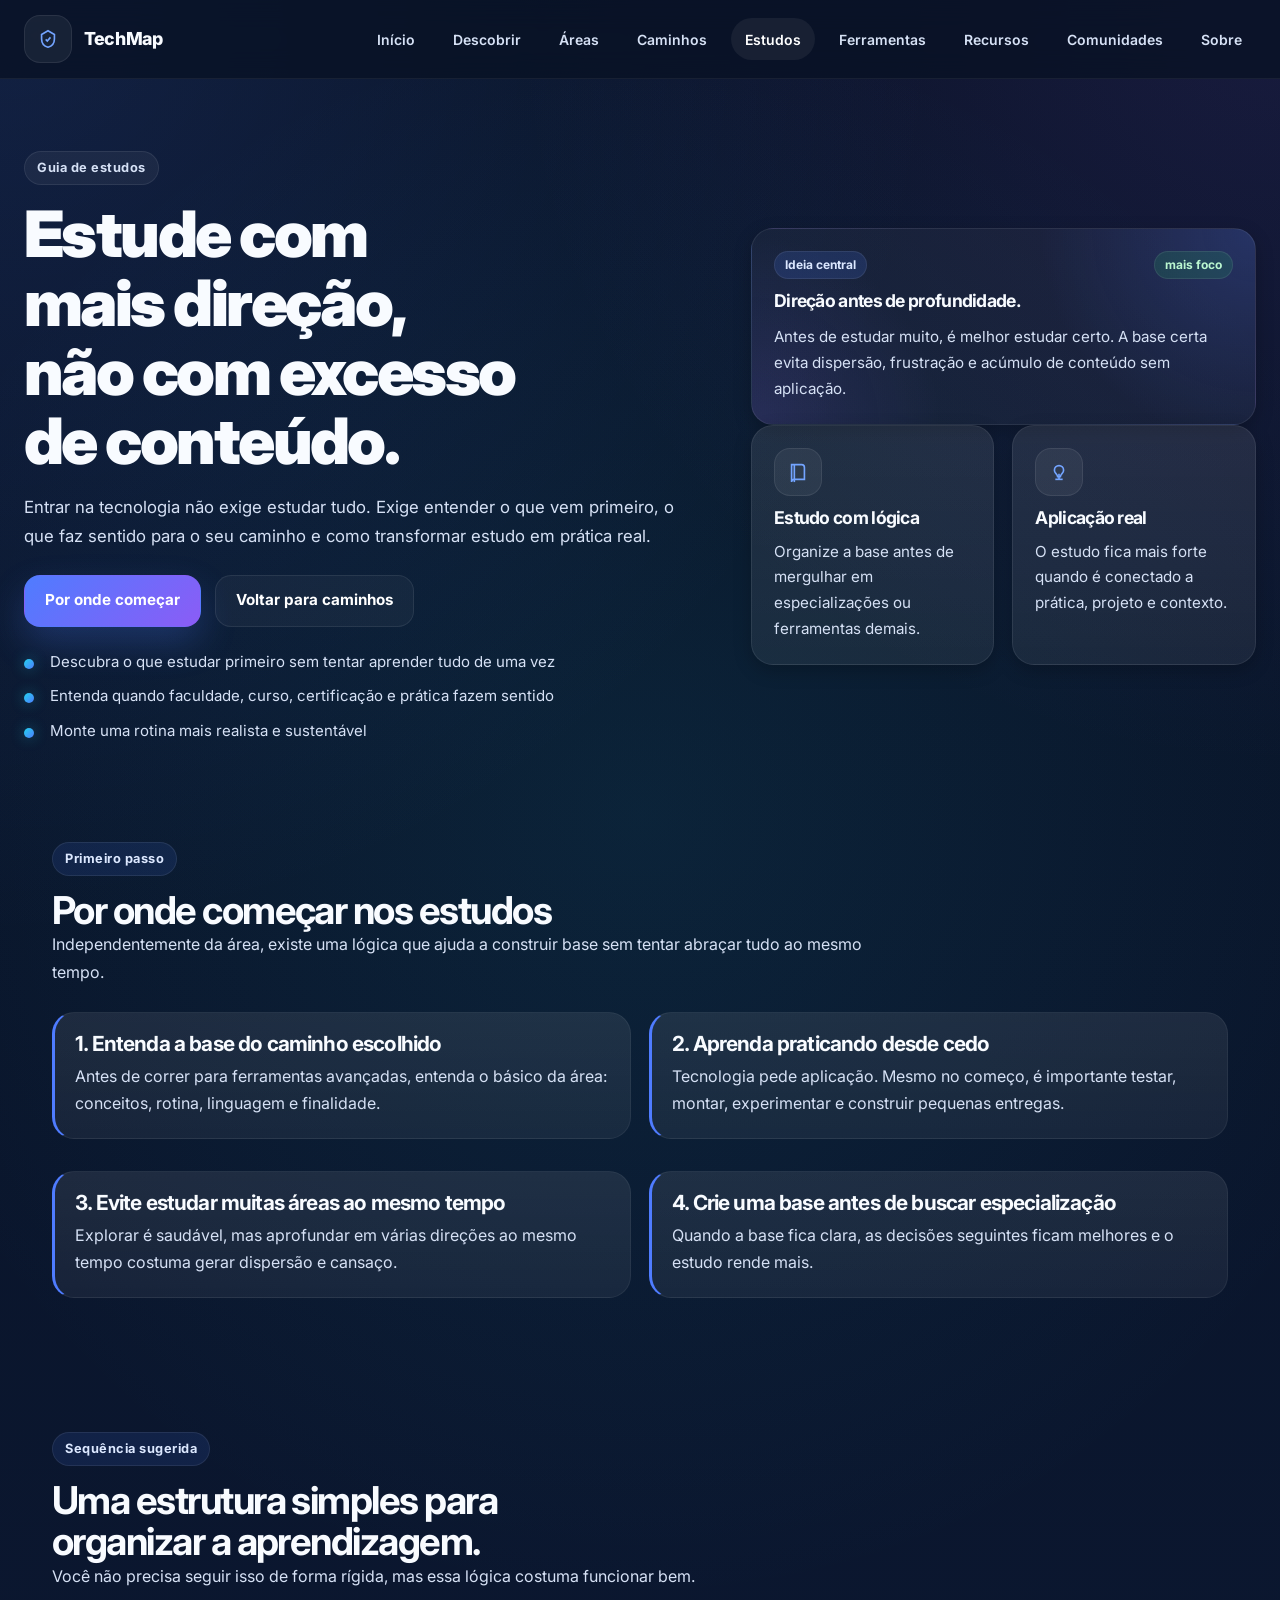
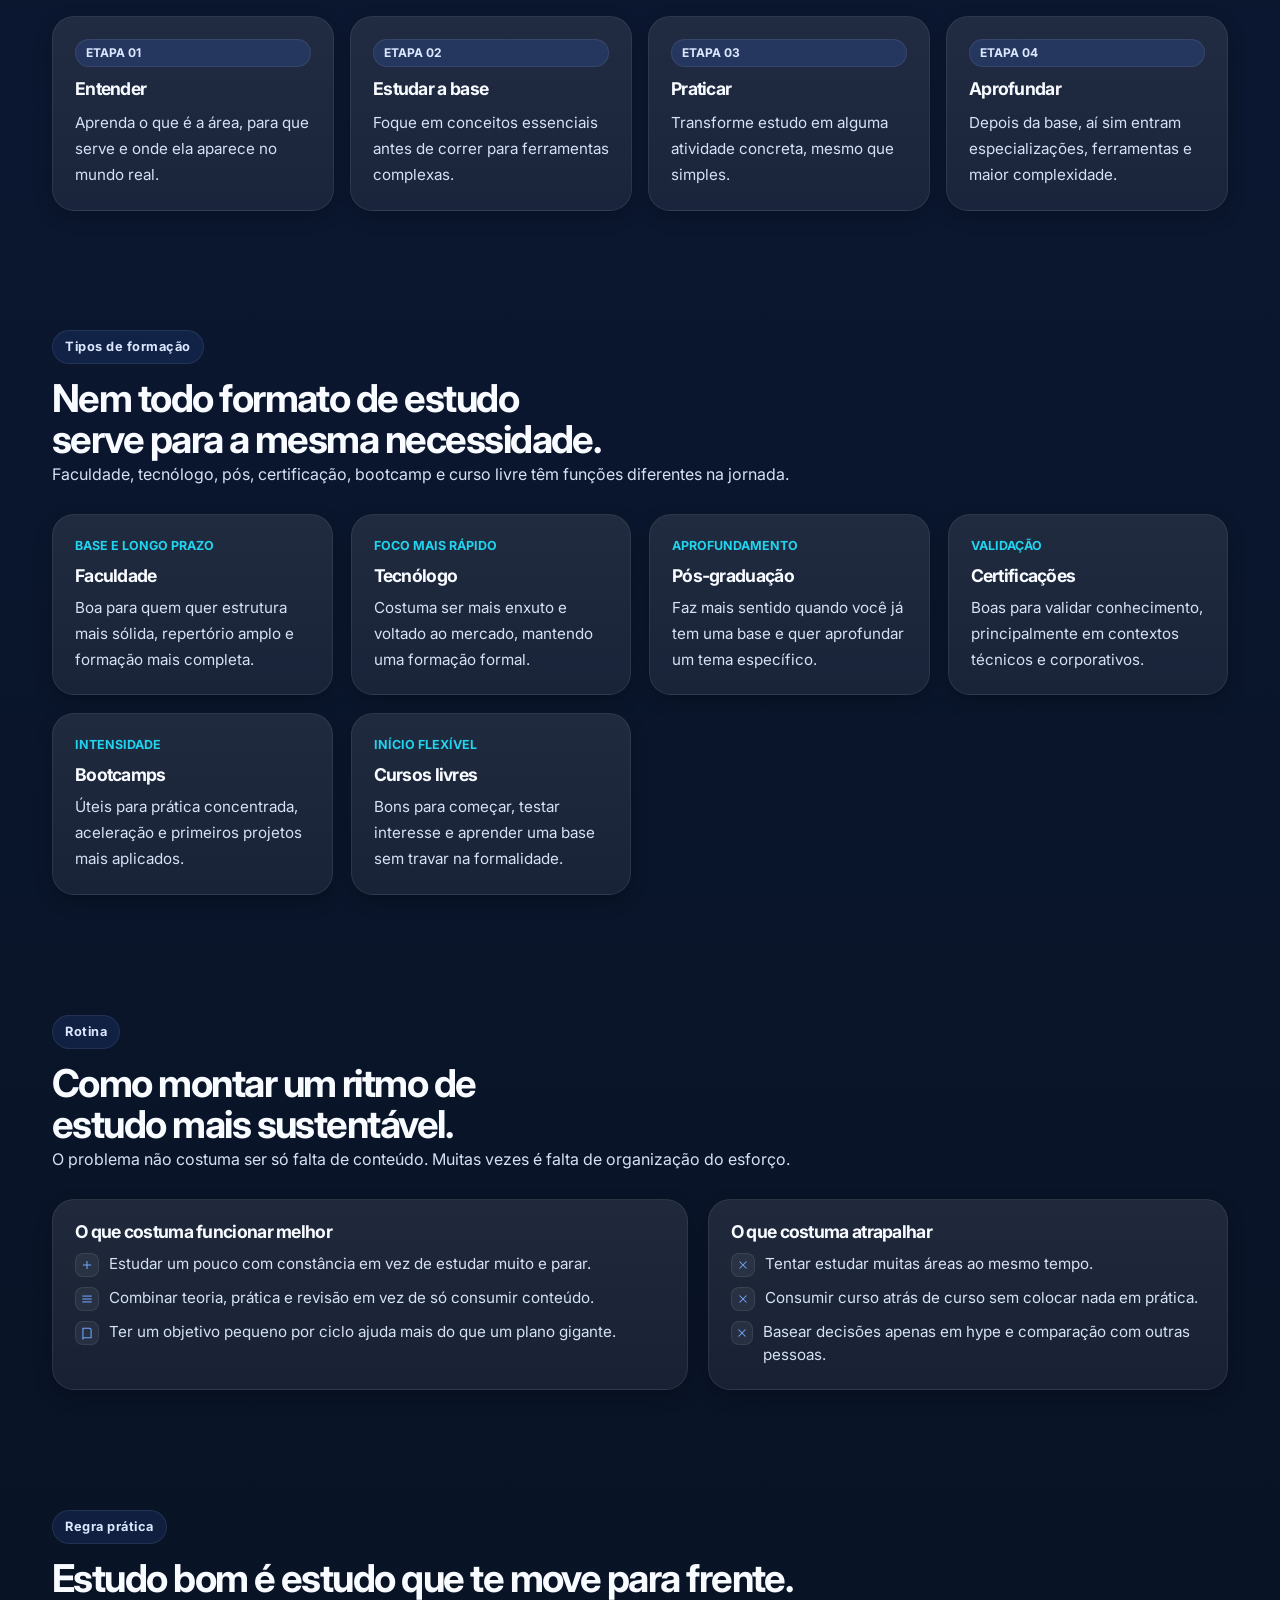
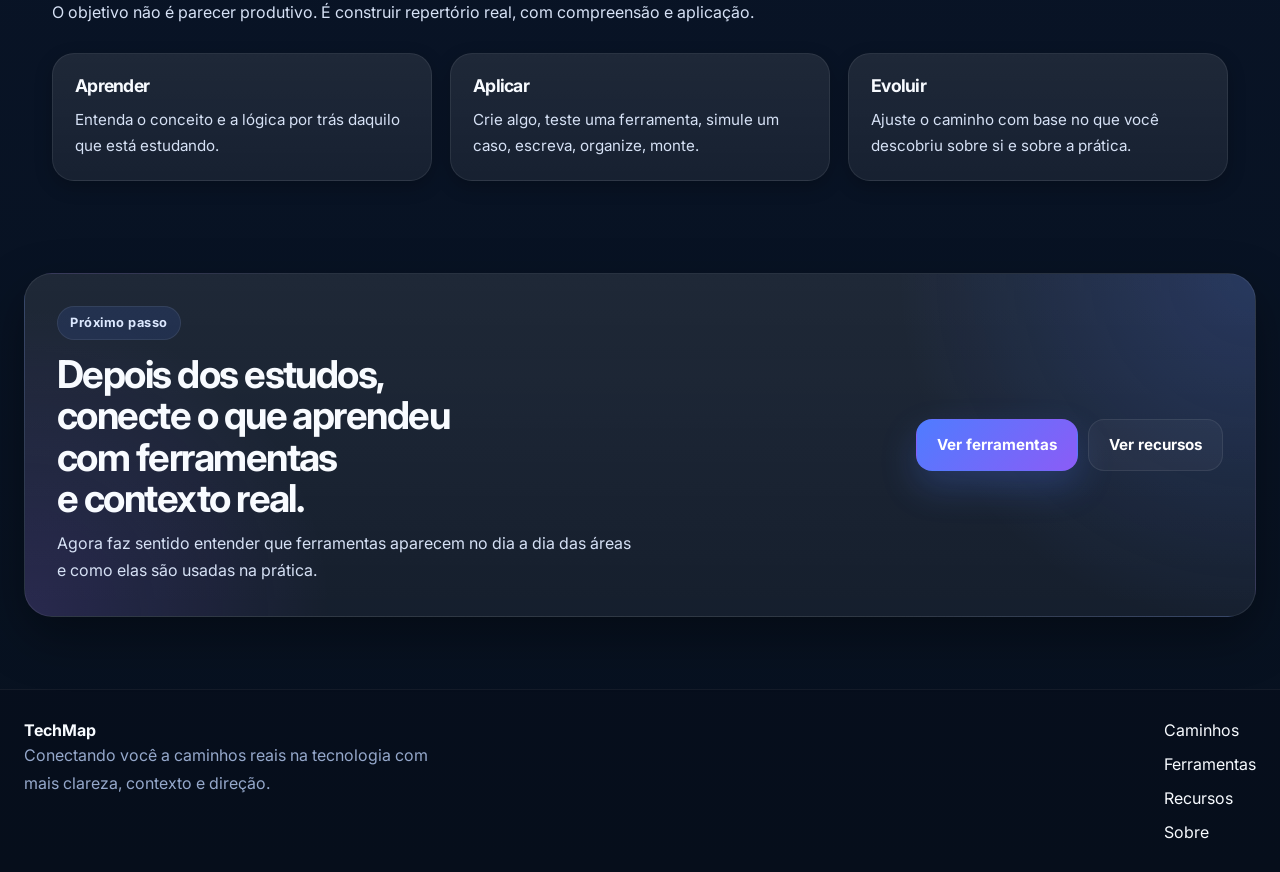
<file: pages/study-guide.html>
<!DOCTYPE html>
<html lang="pt-BR">
<head>
  <meta charset="UTF-8" />
  <meta name="viewport" content="width=device-width, initial-scale=1.0" />
  <meta
    name="description"
    content="Descubra o que estudar para entrar na tecnologia, como montar uma rotina e como escolher entre faculdade, cursos, certificações e prática."
  />
  <meta name="theme-color" content="#081224" />
  <title>Guia de estudos | TechMap</title>

  <link rel="preconnect" href="https://fonts.googleapis.com" />
  <link rel="preconnect" href="https://fonts.gstatic.com" crossorigin />
  <link
    href="https://fonts.googleapis.com/css2?family=Inter:wght@400;500;600;700;800;900&display=swap"
    rel="stylesheet"
  />

  <link rel="stylesheet" href="../assets/css/variables.css" />
  <link rel="stylesheet" href="../assets/css/style.css" />
  <link rel="stylesheet" href="../assets/css/components.css" />
  <link rel="stylesheet" href="../assets/css/layout.css" />
  <link rel="stylesheet" href="../assets/css/pages.css" />
  <link rel="stylesheet" href="../assets/css/responsive.css" />
  <link rel="stylesheet" href="../assets/css/animations.css" />
</head>

<body>
  <a class="skip-link" href="#main-content">Pular para o conteúdo principal</a>

  <header class="site-header">
    <div class="container header-content">
      <a href="../index.html" class="brand" aria-label="Página inicial do TechMap">
        <span class="icon-box" aria-hidden="true">
          <svg viewBox="0 0 24 24" fill="none" stroke="currentColor" stroke-width="1.8">
            <path d="M12 3l7 4v5c0 4.5-2.9 7.9-7 9-4.1-1.1-7-4.5-7-9V7l7-4z"></path>
            <path d="M9.5 12.5l1.7 1.7 3.5-4"></path>
          </svg>
        </span>
        <span class="brand-mark">TechMap</span>
      </a>

      <button
        class="menu-toggle"
        type="button"
        aria-label="Abrir menu de navegação"
        aria-expanded="false"
        aria-controls="primary-navigation"
      >
        <span></span>
        <span></span>
        <span></span>
      </button>

      <nav id="primary-navigation" class="primary-nav" aria-label="Navegação principal">
        <ul>
          <li><a href="../index.html">Início</a></li>
          <li><a href="./discover.html">Descobrir</a></li>
          <li><a href="./career-areas.html">Áreas</a></li>
          <li><a href="./career-paths.html">Caminhos</a></li>
          <li><a href="./study-guide.html" class="active">Estudos</a></li>
          <li><a href="./tools.html">Ferramentas</a></li>
          <li><a href="./resources.html">Recursos</a></li>
          <li><a href="./communities.html">Comunidades</a></li>
          <li><a href="./about.html">Sobre</a></li>
        </ul>
      </nav>
    </div>
  </header>

  <main id="main-content">
    <section class="hero-section">
      <div class="container hero-grid">
        <div class="hero-copy animate-rise-up">
          <span class="eyebrow">Guia de estudos</span>
          <h1>Estude com mais direção, não com excesso de conteúdo.</h1>
          <p class="hero-text">
            Entrar na tecnologia não exige estudar tudo. Exige entender o que vem primeiro,
            o que faz sentido para o seu caminho e como transformar estudo em prática real.
          </p>

          <div class="hero-actions">
            <a class="btn btn-primary" href="#por-onde-comecar">Por onde começar</a>
            <a class="btn btn-secondary" href="./career-paths.html">Voltar para caminhos</a>
          </div>

          <ul class="hero-highlights" aria-label="Destaques do guia de estudos">
            <li>Descubra o que estudar primeiro sem tentar aprender tudo de uma vez</li>
            <li>Entenda quando faculdade, curso, certificação e prática fazem sentido</li>
            <li>Monte uma rotina mais realista e sustentável</li>
          </ul>
        </div>

        <div class="hero-panel reveal-right">
          <article class="card card-glow">
            <div class="card-header">
              <span class="badge badge-primary">Ideia central</span>
              <span class="badge badge-success">mais foco</span>
            </div>

            <div class="stack-md">
              <h2 class="card-title">Direção antes de profundidade.</h2>
              <p class="card-description">
                Antes de estudar muito, é melhor estudar certo. A base certa evita
                dispersão, frustração e acúmulo de conteúdo sem aplicação.
              </p>
            </div>
          </article>

          <div class="grid-2">
            <article class="card hover-glow-soft">
              <div class="icon-box" aria-hidden="true">
                <svg viewBox="0 0 24 24" fill="none" stroke="currentColor" stroke-width="1.8">
                  <path d="M5 4h11a3 3 0 013 3v13H8a3 3 0 00-3 3V4z"></path>
                  <path d="M8 4v19"></path>
                </svg>
              </div>
              <h3 class="card-title">Estudo com lógica</h3>
              <p class="card-description">
                Organize a base antes de mergulhar em especializações ou ferramentas demais.
              </p>
            </article>

            <article class="card hover-glow-soft">
              <div class="icon-box" aria-hidden="true">
                <svg viewBox="0 0 24 24" fill="none" stroke="currentColor" stroke-width="1.8">
                  <path d="M12 20v-6"></path>
                  <path d="M8 20h8"></path>
                  <path d="M7 10a5 5 0 0110 0c0 1.8-.8 2.8-1.7 3.8-.8.9-1.6 1.7-1.8 3.2h-3c-.2-1.5-1-2.3-1.8-3.2C7.8 12.8 7 11.8 7 10z"></path>
                </svg>
              </div>
              <h3 class="card-title">Aplicação real</h3>
              <p class="card-description">
                O estudo fica mais forte quando é conectado a prática, projeto e contexto.
              </p>
            </article>
          </div>
        </div>
      </div>
    </section>

    <section id="por-onde-comecar" class="home-section">
      <div class="container">
        <div class="section-shell reveal">
          <div class="section-top">
            <div>
              <span class="section-kicker">Primeiro passo</span>
              <h2>Por onde começar nos estudos</h2>
              <p>
                Independentemente da área, existe uma lógica que ajuda a construir base
                sem tentar abraçar tudo ao mesmo tempo.
              </p>
            </div>
          </div>

          <div class="grid-2">
            <article class="study-block">
              <h3>1. Entenda a base do caminho escolhido</h3>
              <p>
                Antes de correr para ferramentas avançadas, entenda o básico da área:
                conceitos, rotina, linguagem e finalidade.
              </p>
            </article>

            <article class="study-block">
              <h3>2. Aprenda praticando desde cedo</h3>
              <p>
                Tecnologia pede aplicação. Mesmo no começo, é importante testar, montar,
                experimentar e construir pequenas entregas.
              </p>
            </article>

            <article class="study-block">
              <h3>3. Evite estudar muitas áreas ao mesmo tempo</h3>
              <p>
                Explorar é saudável, mas aprofundar em várias direções ao mesmo tempo costuma
                gerar dispersão e cansaço.
              </p>
            </article>

            <article class="study-block">
              <h3>4. Crie uma base antes de buscar especialização</h3>
              <p>
                Quando a base fica clara, as decisões seguintes ficam melhores e o estudo rende mais.
              </p>
            </article>
          </div>
        </div>
      </div>
    </section>

    <section class="home-section">
      <div class="container">
        <div class="section-shell reveal">
          <div class="section-top">
            <div>
              <span class="section-kicker">Sequência sugerida</span>
              <h2>Uma estrutura simples para organizar a aprendizagem.</h2>
              <p>
                Você não precisa seguir isso de forma rígida, mas essa lógica costuma funcionar bem.
              </p>
            </div>
          </div>

          <div class="path-grid">
            <article class="journey-card card hover-lift">
              <span class="badge badge-primary">ETAPA 01</span>
              <h3 class="card-title">Entender</h3>
              <p class="card-description">
                Aprenda o que é a área, para que serve e onde ela aparece no mundo real.
              </p>
            </article>

            <article class="journey-card card hover-lift">
              <span class="badge badge-primary">ETAPA 02</span>
              <h3 class="card-title">Estudar a base</h3>
              <p class="card-description">
                Foque em conceitos essenciais antes de correr para ferramentas complexas.
              </p>
            </article>

            <article class="journey-card card hover-lift">
              <span class="badge badge-primary">ETAPA 03</span>
              <h3 class="card-title">Praticar</h3>
              <p class="card-description">
                Transforme estudo em alguma atividade concreta, mesmo que simples.
              </p>
            </article>

            <article class="journey-card card hover-lift">
              <span class="badge badge-primary">ETAPA 04</span>
              <h3 class="card-title">Aprofundar</h3>
              <p class="card-description">
                Depois da base, aí sim entram especializações, ferramentas e maior complexidade.
              </p>
            </article>
          </div>
        </div>
      </div>
    </section>

    <section class="home-section">
      <div class="container">
        <div class="section-shell reveal">
          <div class="section-top">
            <div>
              <span class="section-kicker">Tipos de formação</span>
              <h2>Nem todo formato de estudo serve para a mesma necessidade.</h2>
              <p>
                Faculdade, tecnólogo, pós, certificação, bootcamp e curso livre
                têm funções diferentes na jornada.
              </p>
            </div>
          </div>

          <div class="overview-grid">
            <article class="learning-card card hover-lift">
              <span>BASE E LONGO PRAZO</span>
              <h3 class="card-title">Faculdade</h3>
              <p class="card-description">
                Boa para quem quer estrutura mais sólida, repertório amplo e formação mais completa.
              </p>
            </article>

            <article class="learning-card card hover-lift">
              <span>FOCO MAIS RÁPIDO</span>
              <h3 class="card-title">Tecnólogo</h3>
              <p class="card-description">
                Costuma ser mais enxuto e voltado ao mercado, mantendo uma formação formal.
              </p>
            </article>

            <article class="learning-card card hover-lift">
              <span>APROFUNDAMENTO</span>
              <h3 class="card-title">Pós-graduação</h3>
              <p class="card-description">
                Faz mais sentido quando você já tem uma base e quer aprofundar um tema específico.
              </p>
            </article>

            <article class="learning-card card hover-lift">
              <span>VALIDAÇÃO</span>
              <h3 class="card-title">Certificações</h3>
              <p class="card-description">
                Boas para validar conhecimento, principalmente em contextos técnicos e corporativos.
              </p>
            </article>

            <article class="learning-card card hover-lift">
              <span>INTENSIDADE</span>
              <h3 class="card-title">Bootcamps</h3>
              <p class="card-description">
                Úteis para prática concentrada, aceleração e primeiros projetos mais aplicados.
              </p>
            </article>

            <article class="learning-card card hover-lift">
              <span>INÍCIO FLEXÍVEL</span>
              <h3 class="card-title">Cursos livres</h3>
              <p class="card-description">
                Bons para começar, testar interesse e aprender uma base sem travar na formalidade.
              </p>
            </article>
          </div>
        </div>
      </div>
    </section>

    <section class="home-section">
      <div class="container">
        <div class="section-shell reveal">
          <div class="section-top">
            <div>
              <span class="section-kicker">Rotina</span>
              <h2>Como montar um ritmo de estudo mais sustentável.</h2>
              <p>
                O problema não costuma ser só falta de conteúdo. Muitas vezes é falta de organização do esforço.
              </p>
            </div>
          </div>

          <div class="info-grid">
            <article class="home-info-card card">
              <h3 class="card-title">O que costuma funcionar melhor</h3>
              <ul class="list-icon">
                <li>
                  <span class="bullet" aria-hidden="true">
                    <svg viewBox="0 0 24 24" fill="none" stroke="currentColor" stroke-width="1.8">
                      <path d="M12 5v14"></path>
                      <path d="M5 12h14"></path>
                    </svg>
                  </span>
                  Estudar um pouco com constância em vez de estudar muito e parar.
                </li>
                <li>
                  <span class="bullet" aria-hidden="true">
                    <svg viewBox="0 0 24 24" fill="none" stroke="currentColor" stroke-width="1.8">
                      <path d="M4 7h16"></path>
                      <path d="M4 12h16"></path>
                      <path d="M4 17h16"></path>
                    </svg>
                  </span>
                  Combinar teoria, prática e revisão em vez de só consumir conteúdo.
                </li>
                <li>
                  <span class="bullet" aria-hidden="true">
                    <svg viewBox="0 0 24 24" fill="none" stroke="currentColor" stroke-width="1.8">
                      <path d="M5 4h11a3 3 0 013 3v13H8a3 3 0 00-3 3V4z"></path>
                    </svg>
                  </span>
                  Ter um objetivo pequeno por ciclo ajuda mais do que um plano gigante.
                </li>
              </ul>
            </article>

            <article class="home-info-card card">
              <h3 class="card-title">O que costuma atrapalhar</h3>
              <ul class="list-icon">
                <li>
                  <span class="bullet" aria-hidden="true">
                    <svg viewBox="0 0 24 24" fill="none" stroke="currentColor" stroke-width="1.8">
                      <path d="M18 6L6 18"></path>
                      <path d="M6 6l12 12"></path>
                    </svg>
                  </span>
                  Tentar estudar muitas áreas ao mesmo tempo.
                </li>
                <li>
                  <span class="bullet" aria-hidden="true">
                    <svg viewBox="0 0 24 24" fill="none" stroke="currentColor" stroke-width="1.8">
                      <path d="M18 6L6 18"></path>
                      <path d="M6 6l12 12"></path>
                    </svg>
                  </span>
                  Consumir curso atrás de curso sem colocar nada em prática.
                </li>
                <li>
                  <span class="bullet" aria-hidden="true">
                    <svg viewBox="0 0 24 24" fill="none" stroke="currentColor" stroke-width="1.8">
                      <path d="M18 6L6 18"></path>
                      <path d="M6 6l12 12"></path>
                    </svg>
                  </span>
                  Basear decisões apenas em hype e comparação com outras pessoas.
                </li>
              </ul>
            </article>
          </div>
        </div>
      </div>
    </section>

    <section class="home-section">
      <div class="container">
        <div class="section-shell reveal">
          <div class="section-top">
            <div>
              <span class="section-kicker">Regra prática</span>
              <h2>Estudo bom é estudo que te move para frente.</h2>
              <p>
                O objetivo não é parecer produtivo. É construir repertório real, com compreensão e aplicação.
              </p>
            </div>
          </div>

          <div class="grid-3">
            <article class="card hover-lift">
              <h3 class="card-title">Aprender</h3>
              <p class="card-description">
                Entenda o conceito e a lógica por trás daquilo que está estudando.
              </p>
            </article>

            <article class="card hover-lift">
              <h3 class="card-title">Aplicar</h3>
              <p class="card-description">
                Crie algo, teste uma ferramenta, simule um caso, escreva, organize, monte.
              </p>
            </article>

            <article class="card hover-lift">
              <h3 class="card-title">Evoluir</h3>
              <p class="card-description">
                Ajuste o caminho com base no que você descobriu sobre si e sobre a prática.
              </p>
            </article>
          </div>
        </div>
      </div>
    </section>

    <section class="cta-section">
      <div class="container">
        <div class="cta-box reveal-zoom">
          <div>
            <span class="section-kicker">Próximo passo</span>
            <h2>Depois dos estudos, conecte o que aprendeu com ferramentas e contexto real.</h2>
            <p>
              Agora faz sentido entender que ferramentas aparecem no dia a dia das áreas e como elas são usadas na prática.
            </p>
          </div>

          <div class="inline-actions">
            <a class="btn btn-primary" href="./tools.html">Ver ferramentas</a>
            <a class="btn btn-secondary" href="./resources.html">Ver recursos</a>
          </div>
        </div>
      </div>
    </section>
  </main>

  <footer class="site-footer">
    <div class="container footer-content">
      <div>
        <strong>TechMap</strong>
        <p>
          Conectando você a caminhos reais na tecnologia com mais clareza, contexto e direção.
        </p>
      </div>

      <nav aria-label="Links do rodapé">
        <ul>
          <li><a href="./career-paths.html">Caminhos</a></li>
          <li><a href="./tools.html">Ferramentas</a></li>
          <li><a href="./resources.html">Recursos</a></li>
          <li><a href="./about.html">Sobre</a></li>
        </ul>
      </nav>
    </div>
  </footer>

  <script src="../assets/js/app.js"></script>
</body>
</html>
</file>
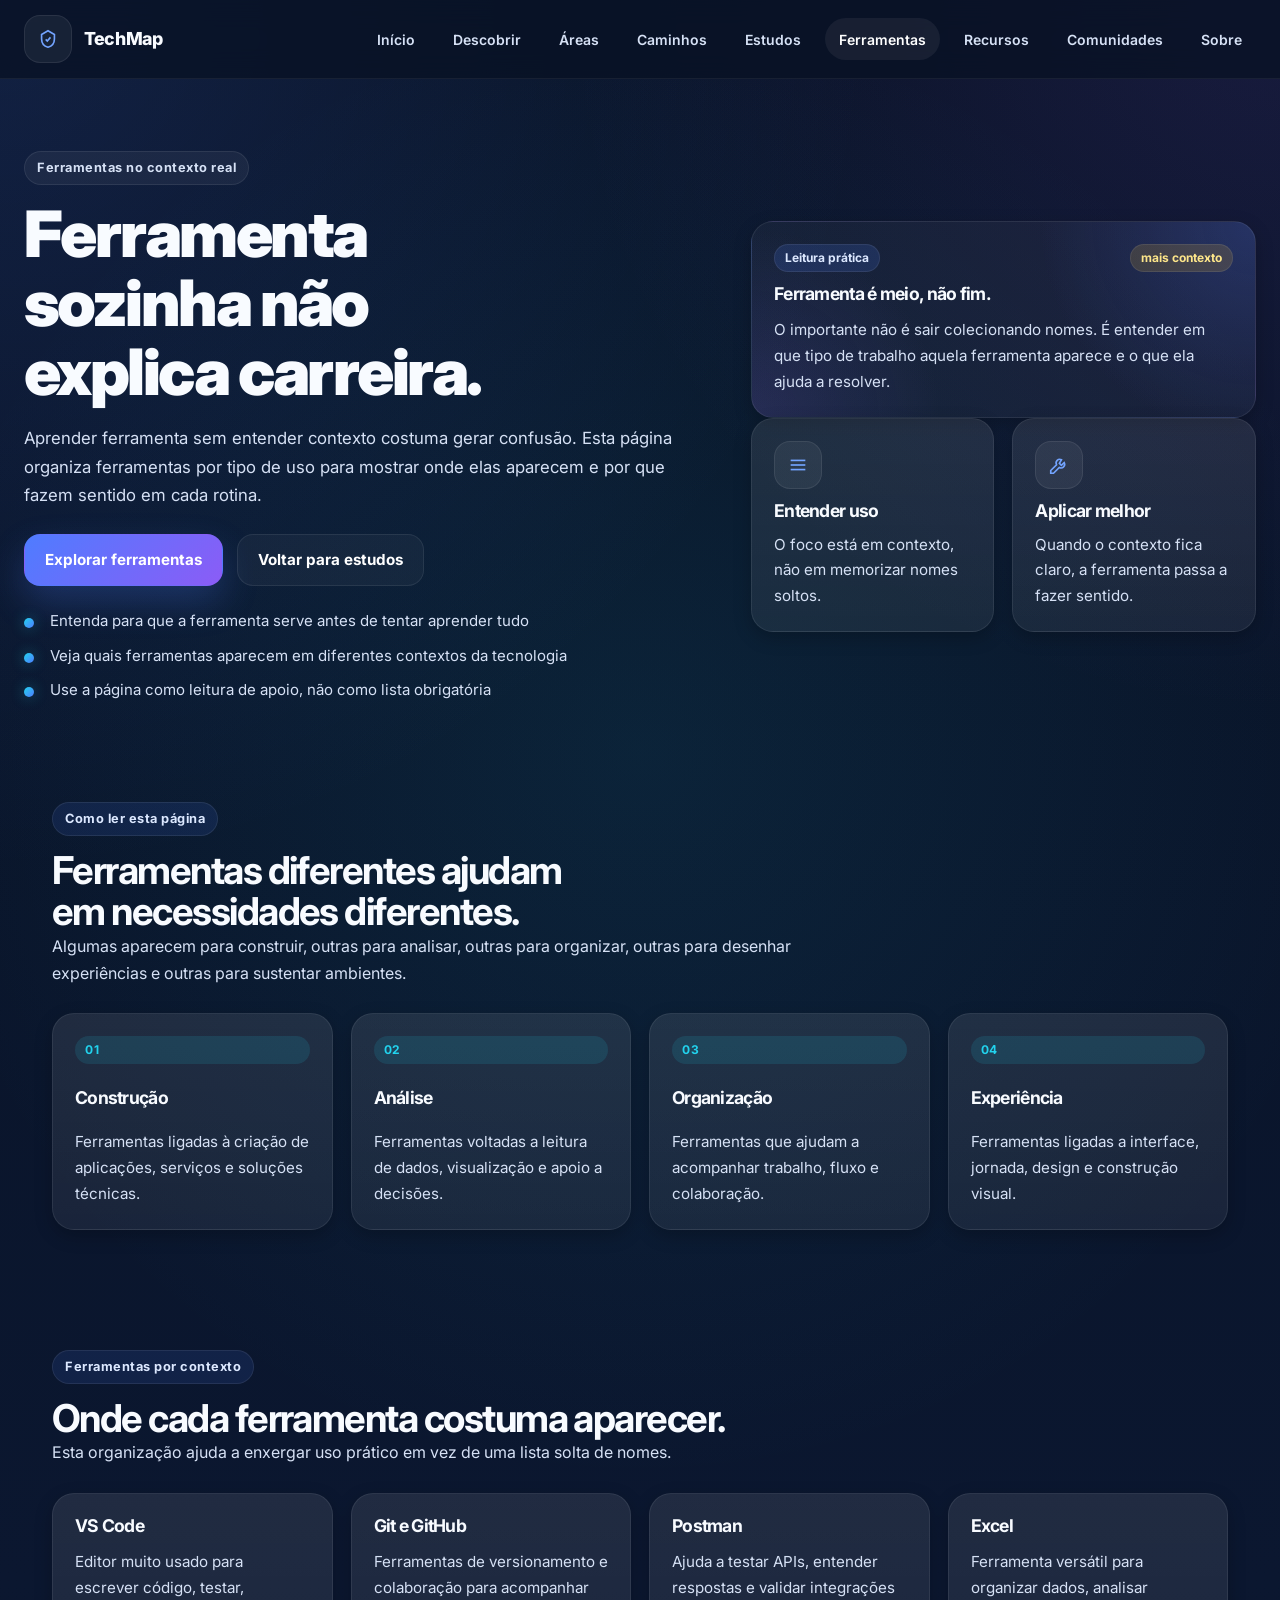
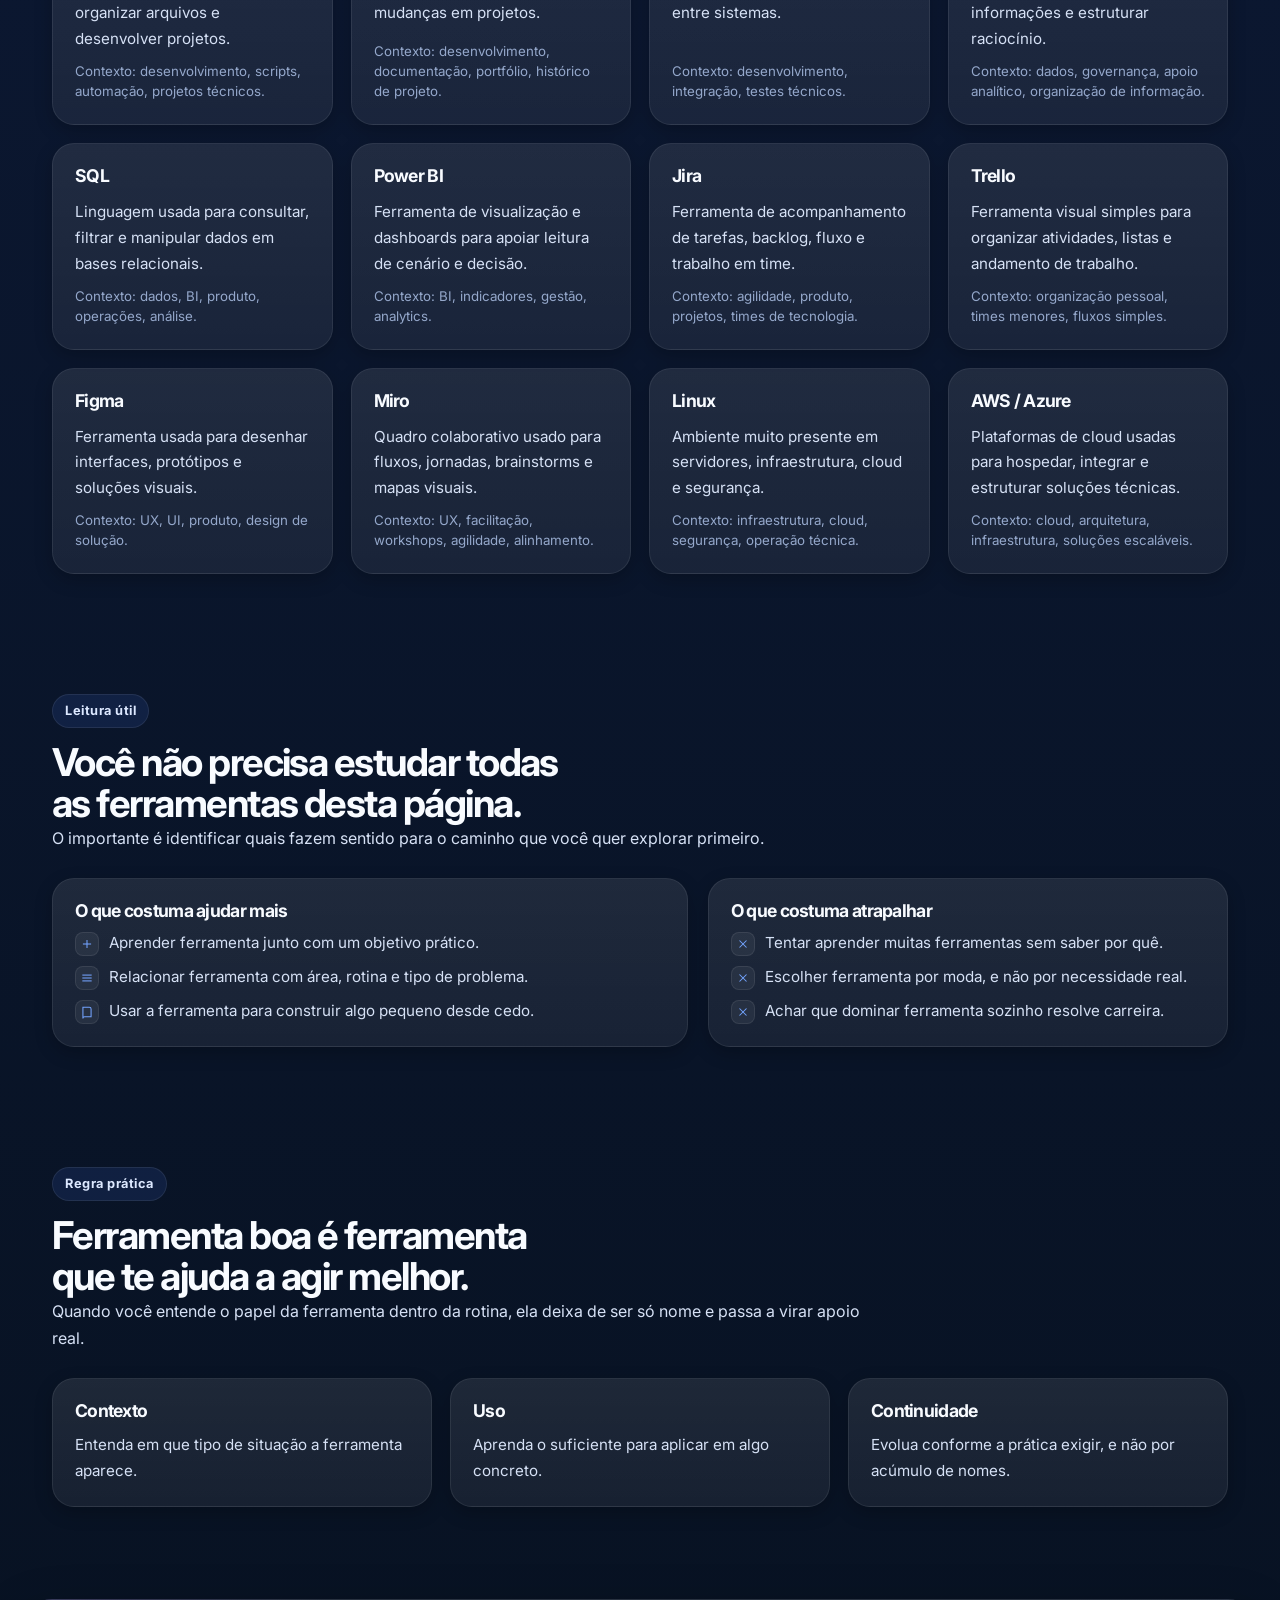
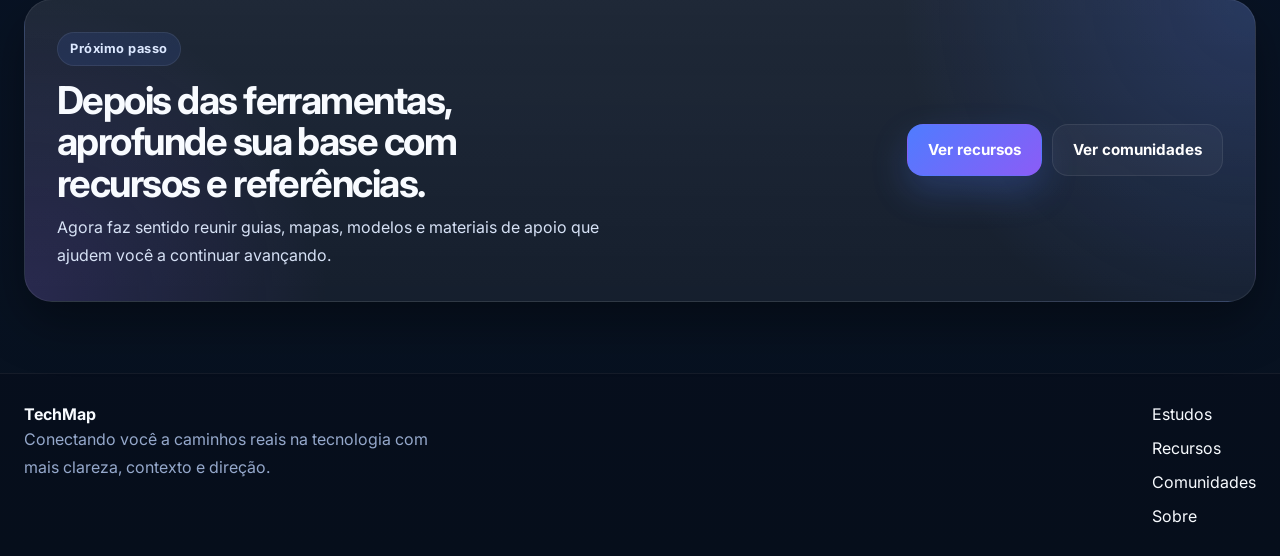
<file: pages/tools.html>
<!DOCTYPE html>
<html lang="pt-BR">
<head>
  <meta charset="UTF-8" />
  <meta name="viewport" content="width=device-width, initial-scale=1.0" />
  <meta
    name="description"
    content="Entenda quais ferramentas aparecem em diferentes áreas da tecnologia e como elas se conectam com a prática real."
  />
  <meta name="theme-color" content="#081224" />
  <title>Ferramentas | TechMap</title>

  <link rel="preconnect" href="https://fonts.googleapis.com" />
  <link rel="preconnect" href="https://fonts.gstatic.com" crossorigin />
  <link
    href="https://fonts.googleapis.com/css2?family=Inter:wght@400;500;600;700;800;900&display=swap"
    rel="stylesheet"
  />

  <link rel="stylesheet" href="../assets/css/variables.css" />
  <link rel="stylesheet" href="../assets/css/style.css" />
  <link rel="stylesheet" href="../assets/css/components.css" />
  <link rel="stylesheet" href="../assets/css/layout.css" />
  <link rel="stylesheet" href="../assets/css/pages.css" />
  <link rel="stylesheet" href="../assets/css/responsive.css" />
  <link rel="stylesheet" href="../assets/css/animations.css" />
</head>
<body>
  <a class="skip-link" href="#main-content">Pular para o conteúdo principal</a>

  <header class="site-header">
    <div class="container header-content">
      <a href="../index.html" class="brand" aria-label="Página inicial do TechMap">
        <span class="icon-box" aria-hidden="true">
          <svg viewBox="0 0 24 24" fill="none" stroke="currentColor" stroke-width="1.8">
            <path d="M12 3l7 4v5c0 4.5-2.9 7.9-7 9-4.1-1.1-7-4.5-7-9V7l7-4z"></path>
            <path d="M9.5 12.5l1.7 1.7 3.5-4"></path>
          </svg>
        </span>
        <span class="brand-mark">TechMap</span>
      </a>

      <button
        class="menu-toggle"
        type="button"
        aria-label="Abrir menu de navegação"
        aria-expanded="false"
        aria-controls="primary-navigation"
      >
        <span></span>
        <span></span>
        <span></span>
      </button>

      <nav id="primary-navigation" class="primary-nav" aria-label="Navegação principal">
        <ul>
          <li><a href="../index.html">Início</a></li>
          <li><a href="./discover.html">Descobrir</a></li>
          <li><a href="./career-areas.html">Áreas</a></li>
          <li><a href="./career-paths.html">Caminhos</a></li>
          <li><a href="./study-guide.html">Estudos</a></li>
          <li><a href="./tools.html" class="active">Ferramentas</a></li>
          <li><a href="./resources.html">Recursos</a></li>
          <li><a href="./communities.html">Comunidades</a></li>
          <li><a href="./about.html">Sobre</a></li>
        </ul>
      </nav>
    </div>
  </header>

  <main id="main-content">
    <section class="hero-section">
      <div class="container hero-grid">
        <div class="hero-copy animate-rise-up">
          <span class="eyebrow">Ferramentas no contexto real</span>
          <h1>Ferramenta sozinha não explica carreira.</h1>
          <p class="hero-text">
            Aprender ferramenta sem entender contexto costuma gerar confusão.
            Esta página organiza ferramentas por tipo de uso para mostrar
            onde elas aparecem e por que fazem sentido em cada rotina.
          </p>

          <div class="hero-actions">
            <a class="btn btn-primary" href="#blocos-de-ferramentas">Explorar ferramentas</a>
            <a class="btn btn-secondary" href="./study-guide.html">Voltar para estudos</a>
          </div>

          <ul class="hero-highlights" aria-label="Destaques da página de ferramentas">
            <li>Entenda para que a ferramenta serve antes de tentar aprender tudo</li>
            <li>Veja quais ferramentas aparecem em diferentes contextos da tecnologia</li>
            <li>Use a página como leitura de apoio, não como lista obrigatória</li>
          </ul>
        </div>

        <div class="hero-panel reveal-right">
          <article class="card card-glow">
            <div class="card-header">
              <span class="badge badge-primary">Leitura prática</span>
              <span class="badge badge-warning">mais contexto</span>
            </div>

            <div class="stack-md">
              <h2 class="card-title">Ferramenta é meio, não fim.</h2>
              <p class="card-description">
                O importante não é sair colecionando nomes. É entender em que tipo
                de trabalho aquela ferramenta aparece e o que ela ajuda a resolver.
              </p>
            </div>
          </article>

          <div class="grid-2">
            <article class="card hover-glow-soft">
              <div class="icon-box" aria-hidden="true">
                <svg viewBox="0 0 24 24" fill="none" stroke="currentColor" stroke-width="1.8">
                  <path d="M4 7h16"></path>
                  <path d="M4 12h16"></path>
                  <path d="M4 17h16"></path>
                </svg>
              </div>
              <h3 class="card-title">Entender uso</h3>
              <p class="card-description">
                O foco está em contexto, não em memorizar nomes soltos.
              </p>
            </article>

            <article class="card hover-glow-soft">
              <div class="icon-box" aria-hidden="true">
                <svg viewBox="0 0 24 24" fill="none" stroke="currentColor" stroke-width="1.8">
                  <path d="M14.7 6.3a4 4 0 00-5.4 5.4L3 18v3h3l6.3-6.3a4 4 0 005.4-5.4l-3.1 3.1-2.2-2.2 2.3-3.9z"></path>
                </svg>
              </div>
              <h3 class="card-title">Aplicar melhor</h3>
              <p class="card-description">
                Quando o contexto fica claro, a ferramenta passa a fazer sentido.
              </p>
            </article>
          </div>
        </div>
      </div>
    </section>

    <section class="home-section">
      <div class="container">
        <div class="section-shell reveal">
          <div class="section-top">
            <div>
              <span class="section-kicker">Como ler esta página</span>
              <h2>Ferramentas diferentes ajudam em necessidades diferentes.</h2>
              <p>
                Algumas aparecem para construir, outras para analisar, outras para organizar,
                outras para desenhar experiências e outras para sustentar ambientes.
              </p>
            </div>
          </div>

          <div class="feature-grid">
            <article class="feature-card card hover-lift">
              <span class="feature-step">01</span>
              <h3 class="card-title">Construção</h3>
              <p class="card-description">
                Ferramentas ligadas à criação de aplicações, serviços e soluções técnicas.
              </p>
            </article>

            <article class="feature-card card hover-lift">
              <span class="feature-step">02</span>
              <h3 class="card-title">Análise</h3>
              <p class="card-description">
                Ferramentas voltadas a leitura de dados, visualização e apoio a decisões.
              </p>
            </article>

            <article class="feature-card card hover-lift">
              <span class="feature-step">03</span>
              <h3 class="card-title">Organização</h3>
              <p class="card-description">
                Ferramentas que ajudam a acompanhar trabalho, fluxo e colaboração.
              </p>
            </article>

            <article class="feature-card card hover-lift">
              <span class="feature-step">04</span>
              <h3 class="card-title">Experiência</h3>
              <p class="card-description">
                Ferramentas ligadas a interface, jornada, design e construção visual.
              </p>
            </article>
          </div>
        </div>
      </div>
    </section>

    <section id="blocos-de-ferramentas" class="home-section">
      <div class="container">
        <div class="section-shell reveal">
          <div class="section-top">
            <div>
              <span class="section-kicker">Ferramentas por contexto</span>
              <h2>Onde cada ferramenta costuma aparecer.</h2>
              <p>
                Esta organização ajuda a enxergar uso prático em vez de uma lista solta de nomes.
              </p>
            </div>
          </div>

          <div class="overview-grid">
            <article class="tool-card card hover-lift">
              <h3 class="card-title">VS Code</h3>
              <p class="card-description">
                Editor muito usado para escrever código, testar, organizar arquivos e desenvolver projetos.
              </p>
              <small>Contexto: desenvolvimento, scripts, automação, projetos técnicos.</small>
            </article>

            <article class="tool-card card hover-lift">
              <h3 class="card-title">Git e GitHub</h3>
              <p class="card-description">
                Ferramentas de versionamento e colaboração para acompanhar mudanças em projetos.
              </p>
              <small>Contexto: desenvolvimento, documentação, portfólio, histórico de projeto.</small>
            </article>

            <article class="tool-card card hover-lift">
              <h3 class="card-title">Postman</h3>
              <p class="card-description">
                Ajuda a testar APIs, entender respostas e validar integrações entre sistemas.
              </p>
              <small>Contexto: desenvolvimento, integração, testes técnicos.</small>
            </article>

            <article class="tool-card card hover-lift">
              <h3 class="card-title">Excel</h3>
              <p class="card-description">
                Ferramenta versátil para organizar dados, analisar informações e estruturar raciocínio.
              </p>
              <small>Contexto: dados, governança, apoio analítico, organização de informação.</small>
            </article>

            <article class="tool-card card hover-lift">
              <h3 class="card-title">SQL</h3>
              <p class="card-description">
                Linguagem usada para consultar, filtrar e manipular dados em bases relacionais.
              </p>
              <small>Contexto: dados, BI, produto, operações, análise.</small>
            </article>

            <article class="tool-card card hover-lift">
              <h3 class="card-title">Power BI</h3>
              <p class="card-description">
                Ferramenta de visualização e dashboards para apoiar leitura de cenário e decisão.
              </p>
              <small>Contexto: BI, indicadores, gestão, analytics.</small>
            </article>

            <article class="tool-card card hover-lift">
              <h3 class="card-title">Jira</h3>
              <p class="card-description">
                Ferramenta de acompanhamento de tarefas, backlog, fluxo e trabalho em time.
              </p>
              <small>Contexto: agilidade, produto, projetos, times de tecnologia.</small>
            </article>

            <article class="tool-card card hover-lift">
              <h3 class="card-title">Trello</h3>
              <p class="card-description">
                Ferramenta visual simples para organizar atividades, listas e andamento de trabalho.
              </p>
              <small>Contexto: organização pessoal, times menores, fluxos simples.</small>
            </article>

            <article class="tool-card card hover-lift">
              <h3 class="card-title">Figma</h3>
              <p class="card-description">
                Ferramenta usada para desenhar interfaces, protótipos e soluções visuais.
              </p>
              <small>Contexto: UX, UI, produto, design de solução.</small>
            </article>

            <article class="tool-card card hover-lift">
              <h3 class="card-title">Miro</h3>
              <p class="card-description">
                Quadro colaborativo usado para fluxos, jornadas, brainstorms e mapas visuais.
              </p>
              <small>Contexto: UX, facilitação, workshops, agilidade, alinhamento.</small>
            </article>

            <article class="tool-card card hover-lift">
              <h3 class="card-title">Linux</h3>
              <p class="card-description">
                Ambiente muito presente em servidores, infraestrutura, cloud e segurança.
              </p>
              <small>Contexto: infraestrutura, cloud, segurança, operação técnica.</small>
            </article>

            <article class="tool-card card hover-lift">
              <h3 class="card-title">AWS / Azure</h3>
              <p class="card-description">
                Plataformas de cloud usadas para hospedar, integrar e estruturar soluções técnicas.
              </p>
              <small>Contexto: cloud, arquitetura, infraestrutura, soluções escaláveis.</small>
            </article>
          </div>
        </div>
      </div>
    </section>

    <section class="home-section">
      <div class="container">
        <div class="section-shell reveal">
          <div class="section-top">
            <div>
              <span class="section-kicker">Leitura útil</span>
              <h2>Você não precisa estudar todas as ferramentas desta página.</h2>
              <p>
                O importante é identificar quais fazem sentido para o caminho que você quer explorar primeiro.
              </p>
            </div>
          </div>

          <div class="info-grid">
            <article class="home-info-card card">
              <h3 class="card-title">O que costuma ajudar mais</h3>
              <ul class="list-icon">
                <li>
                  <span class="bullet" aria-hidden="true">
                    <svg viewBox="0 0 24 24" fill="none" stroke="currentColor" stroke-width="1.8">
                      <path d="M12 5v14"></path>
                      <path d="M5 12h14"></path>
                    </svg>
                  </span>
                  Aprender ferramenta junto com um objetivo prático.
                </li>
                <li>
                  <span class="bullet" aria-hidden="true">
                    <svg viewBox="0 0 24 24" fill="none" stroke="currentColor" stroke-width="1.8">
                      <path d="M4 7h16"></path>
                      <path d="M4 12h16"></path>
                      <path d="M4 17h16"></path>
                    </svg>
                  </span>
                  Relacionar ferramenta com área, rotina e tipo de problema.
                </li>
                <li>
                  <span class="bullet" aria-hidden="true">
                    <svg viewBox="0 0 24 24" fill="none" stroke="currentColor" stroke-width="1.8">
                      <path d="M5 4h11a3 3 0 013 3v13H8a3 3 0 00-3 3V4z"></path>
                    </svg>
                  </span>
                  Usar a ferramenta para construir algo pequeno desde cedo.
                </li>
              </ul>
            </article>

            <article class="home-info-card card">
              <h3 class="card-title">O que costuma atrapalhar</h3>
              <ul class="list-icon">
                <li>
                  <span class="bullet" aria-hidden="true">
                    <svg viewBox="0 0 24 24" fill="none" stroke="currentColor" stroke-width="1.8">
                      <path d="M18 6L6 18"></path>
                      <path d="M6 6l12 12"></path>
                    </svg>
                  </span>
                  Tentar aprender muitas ferramentas sem saber por quê.
                </li>
                <li>
                  <span class="bullet" aria-hidden="true">
                    <svg viewBox="0 0 24 24" fill="none" stroke="currentColor" stroke-width="1.8">
                      <path d="M18 6L6 18"></path>
                      <path d="M6 6l12 12"></path>
                    </svg>
                  </span>
                  Escolher ferramenta por moda, e não por necessidade real.
                </li>
                <li>
                  <span class="bullet" aria-hidden="true">
                    <svg viewBox="0 0 24 24" fill="none" stroke="currentColor" stroke-width="1.8">
                      <path d="M18 6L6 18"></path>
                      <path d="M6 6l12 12"></path>
                    </svg>
                  </span>
                  Achar que dominar ferramenta sozinho resolve carreira.
                </li>
              </ul>
            </article>
          </div>
        </div>
      </div>
    </section>

    <section class="home-section">
      <div class="container">
        <div class="section-shell reveal">
          <div class="section-top">
            <div>
              <span class="section-kicker">Regra prática</span>
              <h2>Ferramenta boa é ferramenta que te ajuda a agir melhor.</h2>
              <p>
                Quando você entende o papel da ferramenta dentro da rotina,
                ela deixa de ser só nome e passa a virar apoio real.
              </p>
            </div>
          </div>

          <div class="grid-3">
            <article class="card hover-lift">
              <h3 class="card-title">Contexto</h3>
              <p class="card-description">
                Entenda em que tipo de situação a ferramenta aparece.
              </p>
            </article>

            <article class="card hover-lift">
              <h3 class="card-title">Uso</h3>
              <p class="card-description">
                Aprenda o suficiente para aplicar em algo concreto.
              </p>
            </article>

            <article class="card hover-lift">
              <h3 class="card-title">Continuidade</h3>
              <p class="card-description">
                Evolua conforme a prática exigir, e não por acúmulo de nomes.
              </p>
            </article>
          </div>
        </div>
      </div>
    </section>

    <section class="cta-section">
      <div class="container">
        <div class="cta-box reveal-zoom">
          <div>
            <span class="section-kicker">Próximo passo</span>
            <h2>Depois das ferramentas, aprofunde sua base com recursos e referências.</h2>
            <p>
              Agora faz sentido reunir guias, mapas, modelos e materiais de apoio que ajudem você a continuar avançando.
            </p>
          </div>

          <div class="inline-actions">
            <a class="btn btn-primary" href="./resources.html">Ver recursos</a>
            <a class="btn btn-secondary" href="./communities.html">Ver comunidades</a>
          </div>
        </div>
      </div>
    </section>
  </main>

  <footer class="site-footer">
    <div class="container footer-content">
      <div>
        <strong>TechMap</strong>
        <p>
          Conectando você a caminhos reais na tecnologia com mais clareza, contexto e direção.
        </p>
      </div>

      <nav aria-label="Links do rodapé">
        <ul>
          <li><a href="./study-guide.html">Estudos</a></li>
          <li><a href="./resources.html">Recursos</a></li>
          <li><a href="./communities.html">Comunidades</a></li>
          <li><a href="./about.html">Sobre</a></li>
        </ul>
      </nav>
    </div>
  </footer>

  <script src="../assets/js/app.js"></script>
</body>
</html>
</file>
<file: assets/css/variables.css>
/* =====================================================
   TechMap - Variables Premium
   Base visual mais viva, profissional e escalável
   ===================================================== */

:root {
  /* =============================
     CORES PRINCIPAIS DE FUNDO
     ============================= */
  --color-bg-primary: #081224;
  --color-bg-secondary: #0b1730;
  --color-bg-tertiary: #101d3b;
  --color-bg-quaternary: #12213f;

  /* =============================
     SUPERFÍCIES
     ============================= */
  --color-surface-primary: rgba(255, 255, 255, 0.04);
  --color-surface-secondary: rgba(255, 255, 255, 0.06);
  --color-surface-tertiary: rgba(255, 255, 255, 0.08);

  /* =============================
     BORDAS
     ============================= */
  --color-border: rgba(255, 255, 255, 0.08);
  --color-border-soft: rgba(255, 255, 255, 0.06);
  --color-border-strong: rgba(255, 255, 255, 0.14);

  /* =============================
     TEXTO
     ============================= */
  --color-text-primary: #f8fbff;
  --color-text-secondary: #d6e1f5;
  --color-text-muted: #95a8cb;
  --color-text-soft: #6f85aa;

  /* =============================
     CORES DE DESTAQUE
     ============================= */
  --color-accent: #4f7cff;
  --color-accent-hover: #3d67e6;
  --color-accent-soft: #73a4ff;

  --color-purple: #8b5cf6;
  --color-cyan: #22d3ee;
  --color-teal: #14b8a6;
  --color-yellow: #fbbf24;
  --color-pink: #ec4899;

  /* =============================
     ESTADOS
     ============================= */
  --color-success: #22c55e;
  --color-warning: #f59e0b;
  --color-error: #ef4444;

  /* =============================
     GRADIENTES
     ============================= */
  --gradient-primary: linear-gradient(135deg, #4f7cff 0%, #8b5cf6 100%);
  --gradient-secondary: linear-gradient(135deg, #22d3ee 0%, #4f7cff 100%);
  --gradient-highlight: linear-gradient(135deg, #fbbf24 0%, #ec4899 100%);
  --gradient-surface: linear-gradient(
    180deg,
    rgba(255, 255, 255, 0.06),
    rgba(255, 255, 255, 0.02)
  );

  /* =============================
     SOMBRAS
     ============================= */
  --shadow-xs: 0 2px 6px rgba(0, 0, 0, 0.18);
  --shadow-sm: 0 6px 18px rgba(0, 0, 0, 0.22);
  --shadow-md: 0 12px 30px rgba(0, 0, 0, 0.26);
  --shadow-lg: 0 20px 50px rgba(0, 0, 0, 0.35);
  --shadow-accent: 0 16px 36px rgba(79, 124, 255, 0.24);

  /* =============================
     BORDAS ARREDONDADAS
     ============================= */
  --radius-xs: 8px;
  --radius-sm: 12px;
  --radius-md: 16px;
  --radius-lg: 22px;
  --radius-xl: 28px;
  --radius-2xl: 36px;
  --radius-pill: 999px;

  /* =============================
     ESPAÇAMENTOS
     ============================= */
  --space-xxs: 4px;
  --space-xs: 8px;
  --space-sm: 12px;
  --space-md: 16px;
  --space-lg: 24px;
  --space-xl: 32px;
  --space-2xl: 48px;
  --space-3xl: 64px;
  --space-4xl: 88px;

  /* =============================
     TIPOGRAFIA
     ============================= */
  --font-family-base: "Inter", sans-serif;

  --font-size-xs: 0.75rem;
  --font-size-sm: 0.875rem;
  --font-size-md: 1rem;
  --font-size-lg: 1.125rem;
  --font-size-xl: 1.375rem;
  --font-size-2xl: 1.75rem;
  --font-size-3xl: 2.25rem;
  --font-size-4xl: 3rem;
  --font-size-5xl: 4rem;

  --font-weight-regular: 400;
  --font-weight-medium: 500;
  --font-weight-semibold: 600;
  --font-weight-bold: 700;
  --font-weight-extrabold: 800;
  --font-weight-black: 900;

  --line-height-tight: 1.08;
  --line-height-snug: 1.2;
  --line-height-normal: 1.5;
  --line-height-relaxed: 1.7;

  --letter-spacing-tight: -0.04em;
  --letter-spacing-normal: 0;
  --letter-spacing-wide: 0.04em;

  /* =============================
     LAYOUT
     ============================= */
  --container-max-width: 1280px;
  --container-padding: 24px;
  --section-spacing: 72px;

  /* =============================
     TRANSIÇÕES
     ============================= */
  --transition-fast: 0.18s ease;
  --transition-normal: 0.28s ease;
  --transition-slow: 0.4s ease;

  /* =============================
     Z-INDEX
     ============================= */
  --z-base: 1;
  --z-nav: 50;
  --z-overlay: 100;
  --z-modal: 200;
}

/* =====================================================
   TEMA CLARO FUTURO
   ===================================================== */

[data-theme="light"] {
  --color-bg-primary: #f4f7fb;
  --color-bg-secondary: #ffffff;
  --color-bg-tertiary: #eaf0f9;
  --color-bg-quaternary: #dde7f5;

  --color-surface-primary: rgba(15, 23, 42, 0.03);
  --color-surface-secondary: rgba(15, 23, 42, 0.05);
  --color-surface-tertiary: rgba(15, 23, 42, 0.08);

  --color-border: rgba(15, 23, 42, 0.12);
  --color-border-soft: rgba(15, 23, 42, 0.08);
  --color-border-strong: rgba(15, 23, 42, 0.18);

  --color-text-primary: #111827;
  --color-text-secondary: #334155;
  --color-text-muted: #64748b;
  --color-text-soft: #94a3b8;
}

/* =====================================================
   RESET BASE
   ===================================================== */

*,
*::before,
*::after {
  box-sizing: border-box;
  margin: 0;
  padding: 0;
}

html {
  font-size: 16px;
  scroll-behavior: smooth;
}

body {
  font-family: var(--font-family-base);
  background-color: var(--color-bg-primary);
  color: var(--color-text-primary);
  line-height: var(--line-height-normal);
  -webkit-font-smoothing: antialiased;
  text-rendering: optimizeLegibility;
}

img,
picture,
video,
canvas,
svg {
  display: block;
  max-width: 100%;
}

button,
input,
textarea,
select {
  font: inherit;
}

button {
  cursor: pointer;
  border: none;
  background: none;
}

ul,
ol {
  list-style: none;
}

a {
  text-decoration: none;
  color: inherit;
}

::selection {
  background: rgba(79, 124, 255, 0.28);
  color: #ffffff;
}
</file>
<file: assets/css/style.css>
/* =====================================================
   TechMap - Global Styles Premium
   Base visual principal da interface
   ===================================================== */

/* =============================
   CONTAINER
   ============================= */

.container {
  width: min(100% - 48px, var(--container-max-width));
  margin: 0 auto;
}

.container-fluid {
  width: min(100% - 32px, 1440px);
  margin: 0 auto;
}

/* =============================
   BODY / TEXTO
   ============================= */

body {
  min-height: 100vh;
  background:
    radial-gradient(circle at top left, rgba(79, 124, 255, 0.14), transparent 22%),
    radial-gradient(circle at top right, rgba(139, 92, 246, 0.12), transparent 18%),
    radial-gradient(circle at 50% 20%, rgba(34, 211, 238, 0.08), transparent 24%),
    linear-gradient(
      180deg,
      var(--color-bg-primary) 0%,
      var(--color-bg-secondary) 42%,
      #07111f 100%
    );
  color: var(--color-text-primary);
  overflow-x: hidden;
}

main {
  width: 100%;
}

section {
  position: relative;
}

p {
  color: var(--color-text-secondary);
  font-size: var(--font-size-md);
  line-height: var(--line-height-relaxed);
}

h1,
h2,
h3,
h4,
h5,
h6 {
  color: var(--color-text-primary);
  font-weight: var(--font-weight-bold);
  line-height: var(--line-height-tight);
  letter-spacing: var(--letter-spacing-tight);
  text-wrap: balance;
}

h1 {
  font-size: clamp(2.5rem, 5vw, 4.6rem);
  font-weight: var(--font-weight-black);
}

h2 {
  font-size: clamp(1.8rem, 3vw, 2.8rem);
}

h3 {
  font-size: clamp(1.05rem, 2vw, 1.3rem);
}

small {
  color: var(--color-text-muted);
}

/* =============================
   LINK / TEXTO AUXILIAR
   ============================= */

a {
  transition: color var(--transition-fast), transform var(--transition-fast);
}

.text-link {
  display: inline-flex;
  align-items: center;
  gap: 8px;
  color: var(--color-accent-soft);
  font-weight: var(--font-weight-semibold);
  font-size: var(--font-size-sm);
}

.text-link:hover {
  color: #ffffff;
}

/* =============================
   KICKERS / LABELS
   ============================= */

.section-kicker,
.eyebrow {
  display: inline-flex;
  align-items: center;
  gap: 8px;
  min-height: 34px;
  padding: 0 12px;
  border-radius: var(--radius-pill);
  font-size: 0.8rem;
  font-weight: var(--font-weight-bold);
  letter-spacing: 0.04em;
  margin-bottom: 14px;
  border: 1px solid rgba(255, 255, 255, 0.08);
}

.section-kicker {
  background: rgba(79, 124, 255, 0.12);
  color: #dce8ff;
}

.eyebrow {
  background: rgba(255, 255, 255, 0.05);
  color: var(--color-text-secondary);
}

/* =============================
   BOTÕES
   ============================= */

.btn {
  display: inline-flex;
  align-items: center;
  justify-content: center;
  gap: 10px;
  min-height: 52px;
  padding: 0 20px;
  border-radius: var(--radius-md);
  font-size: 0.95rem;
  font-weight: var(--font-weight-bold);
  transition:
    transform var(--transition-normal),
    box-shadow var(--transition-normal),
    background var(--transition-normal),
    border-color var(--transition-normal),
    color var(--transition-normal);
  text-align: center;
  white-space: nowrap;
}

.btn:hover {
  transform: translateY(-2px);
}

.btn-primary {
  color: #ffffff;
  border: 1px solid transparent;
  background: var(--gradient-primary);
  box-shadow: var(--shadow-accent);
}

.btn-primary:hover {
  filter: brightness(1.04);
}

.btn-secondary {
  color: #ffffff;
  border: 1px solid var(--color-border);
  background: rgba(255, 255, 255, 0.04);
}

.btn-secondary:hover {
  background: rgba(255, 255, 255, 0.08);
  border-color: var(--color-border-strong);
}

.btn-tertiary {
  color: var(--color-text-secondary);
  border: 1px solid transparent;
  background: transparent;
}

.btn-tertiary:hover {
  color: #ffffff;
  background: rgba(255, 255, 255, 0.05);
}

/* =============================
   HEADER
   ============================= */

.site-header {
  position: sticky;
  top: 0;
  z-index: var(--z-nav);
  backdrop-filter: blur(14px);
  background: rgba(8, 18, 36, 0.76);
  border-bottom: 1px solid var(--color-border-soft);
}

.header-content {
  display: flex;
  align-items: center;
  justify-content: space-between;
  min-height: 78px;
  gap: 24px;
}

.brand {
  display: inline-flex;
  align-items: center;
  gap: 12px;
  flex-shrink: 0;
}

.brand-mark {
  font-size: 1.12rem;
  font-weight: var(--font-weight-extrabold);
  letter-spacing: -0.02em;
}

.primary-nav ul {
  display: flex;
  align-items: center;
  gap: 10px;
}

.primary-nav a {
  display: inline-flex;
  align-items: center;
  justify-content: center;
  min-height: 42px;
  padding: 0 14px;
  border-radius: var(--radius-pill);
  color: var(--color-text-secondary);
  font-size: var(--font-size-sm);
  font-weight: var(--font-weight-semibold);
  background: transparent;
  transition: all var(--transition-fast);
}

.primary-nav a:hover,
.primary-nav a.active {
  color: #ffffff;
  background: rgba(255, 255, 255, 0.06);
}

.menu-toggle {
  display: none;
  width: 44px;
  height: 44px;
  align-items: center;
  justify-content: center;
  flex-direction: column;
  gap: 5px;
  border-radius: var(--radius-sm);
  border: 1px solid var(--color-border-soft);
  background: rgba(255, 255, 255, 0.04);
}

.menu-toggle span {
  width: 18px;
  height: 2px;
  border-radius: 999px;
  background-color: #ffffff;
}

/* =============================
   HERO
   ============================= */

.hero-section {
  padding: 72px 0 40px;
  overflow: hidden;
}

.hero-grid {
  display: grid;
  grid-template-columns: 1.15fr 0.85fr;
  gap: 44px;
  align-items: center;
}

.hero-copy {
  max-width: 720px;
}

.hero-copy h1 {
  margin-bottom: 18px;
  max-width: 12ch;
}

.hero-text {
  max-width: 60ch;
  font-size: 1.05rem;
  color: var(--color-text-secondary);
  margin-bottom: 24px;
}

.hero-actions {
  display: flex;
  flex-wrap: wrap;
  gap: 14px;
  margin-bottom: 24px;
}

.hero-highlights {
  display: grid;
  gap: 12px;
}

.hero-highlights li {
  position: relative;
  padding-left: 26px;
  color: var(--color-text-secondary);
  font-size: 0.94rem;
}

.hero-highlights li::before {
  content: "";
  position: absolute;
  left: 0;
  top: 8px;
  width: 10px;
  height: 10px;
  border-radius: 999px;
  background: var(--gradient-secondary);
  box-shadow: 0 0 14px rgba(34, 211, 238, 0.38);
}

.hero-panel {
  width: 100%;
  justify-self: stretch;
}

/* =============================
   SEÇÕES GERAIS
   ============================= */

section {
  padding: 32px 0;
}

.section-heading {
  margin-bottom: 26px;
  max-width: 860px;
}

.section-heading h2 {
  max-width: 18ch;
  margin-bottom: 10px;
}

.section-heading p {
  max-width: 62ch;
}

/* =============================
   CARDS BASE
   ============================= */

.card,
.feature-card,
.overview-card,
.area-card,
.path-card,
.community-card,
.resource-card,
.tool-card,
.discover-card,
.learning-card,
.hero-card,
.entry-box,
.home-info-card,
.stat-card,
.journey-card,
.explore-card,
.faq-item {
  background:
    linear-gradient(180deg, rgba(255, 255, 255, 0.06), rgba(255, 255, 255, 0.03)),
    rgba(255, 255, 255, 0.03);
  border: 1px solid var(--color-border);
  border-radius: var(--radius-lg);
  box-shadow: var(--shadow-sm);
}

.card-hover,
.feature-card,
.overview-card,
.area-card,
.path-card,
.community-card,
.resource-card,
.tool-card,
.learning-card,
.stat-card,
.journey-card,
.explore-card {
  transition:
    transform var(--transition-normal),
    border-color var(--transition-normal),
    box-shadow var(--transition-normal),
    background var(--transition-normal);
}

.card-hover:hover,
.feature-card:hover,
.overview-card:hover,
.area-card:hover,
.path-card:hover,
.community-card:hover,
.resource-card:hover,
.tool-card:hover,
.learning-card:hover,
.stat-card:hover,
.journey-card:hover,
.explore-card:hover {
  transform: translateY(-4px);
  border-color: rgba(79, 124, 255, 0.2);
  box-shadow: var(--shadow-md);
}

/* =============================
   GRIDS PADRÃO
   ============================= */

.feature-grid,
.overview-grid {
  display: grid;
  grid-template-columns: repeat(4, 1fr);
  gap: 18px;
  align-items: stretch;
}

.grid-2 {
  display: grid;
  grid-template-columns: repeat(2, minmax(0, 1fr));
  gap: 18px;
}

.grid-3 {
  display: grid;
  grid-template-columns: repeat(3, minmax(0, 1fr));
  gap: 18px;
}

.grid-4 {
  display: grid;
  grid-template-columns: repeat(4, minmax(0, 1fr));
  gap: 18px;
}

/* =============================
   FEATURE / OVERVIEW
   ============================= */

.feature-card,
.overview-card {
  padding: 22px;
}

.feature-step {
  display: inline-flex;
  align-items: center;
  min-height: 28px;
  padding: 0 10px;
  border-radius: var(--radius-pill);
  background: rgba(34, 211, 238, 0.12);
  color: var(--color-cyan);
  font-size: 0.75rem;
  font-weight: var(--font-weight-bold);
  letter-spacing: 0.06em;
  margin-bottom: 12px;
}

.feature-card h3,
.overview-card h3 {
  margin-bottom: 10px;
}

.overview-card a {
  margin-top: auto;
  width: fit-content;
}

/* =============================
   INTRO / ENTRY / ABOUT
   ============================= */

.intro-grid,
.entry-grid,
.about-preview-grid {
  display: grid;
  gap: 24px;
  align-items: center;
}

.intro-grid {
  grid-template-columns: minmax(280px, 420px) minmax(320px, 1fr);
}

.intro-text-group {
  display: grid;
  gap: 14px;
  max-width: 720px;
}

.entry-grid {
  grid-template-columns: 1fr 1fr;
}

.entry-copy {
  max-width: 620px;
}

.entry-box {
  padding: 24px;
}

.about-preview-grid {
  grid-template-columns: 220px 1fr;
}

.about-photo-placeholder {
  width: 220px;
  height: 220px;
  border-radius: var(--radius-xl);
  display: grid;
  place-items: center;
  background:
    radial-gradient(circle at top, rgba(79, 124, 255, 0.18), transparent 42%),
    var(--gradient-surface),
    rgba(255, 255, 255, 0.03);
  border: 1px solid var(--color-border);
  box-shadow: var(--shadow-md);
  color: var(--color-text-secondary);
  font-weight: var(--font-weight-semibold);
}

.about-preview-copy {
  display: grid;
  gap: 14px;
  max-width: 760px;
}

/* =============================
   MINI CODE CARD
   ============================= */

.mini-code-card {
  display: grid;
  gap: 14px;
  background:
    linear-gradient(180deg, rgba(255,255,255,0.03), rgba(255,255,255,0.015)),
    #08101f;
  border: 1px solid rgba(255,255,255,0.08);
  border-radius: var(--radius-lg);
  padding: 22px;
  box-shadow: var(--shadow-md);
}

.mini-code-file {
  display: inline-flex;
  align-items: center;
  width: fit-content;
  min-height: 32px;
  padding: 0 12px;
  border-radius: var(--radius-pill);
  background: rgba(79, 124, 255, 0.14);
  color: #dce8ff;
  font-size: var(--font-size-xs);
  font-weight: var(--font-weight-bold);
}

.mini-code-card pre {
  overflow-x: auto;
  color: #d6e1ff;
  font-size: 0.83rem;
  line-height: 1.8;
}

/* =============================
   CTA
   ============================= */

.cta-section {
  padding-bottom: 72px;
}

.cta-box {
  display: flex;
  align-items: center;
  justify-content: space-between;
  gap: 24px;
  padding: 32px;
  border-radius: var(--radius-xl);
  background:
    radial-gradient(circle at top right, rgba(79, 124, 255, 0.2), transparent 28%),
    radial-gradient(circle at bottom left, rgba(139, 92, 246, 0.16), transparent 24%),
    var(--gradient-surface),
    rgba(255,255,255,0.04);
  border: 1px solid var(--color-border);
  box-shadow: var(--shadow-lg);
}

.cta-box h2 {
  max-width: 16ch;
  margin-bottom: 10px;
}

.cta-box p {
  max-width: 58ch;
}

/* =============================
   FOOTER
   ============================= */

.site-footer {
  border-top: 1px solid var(--color-border-soft);
  background: rgba(5, 11, 23, 0.44);
  padding: 28px 0;
}

.footer-content {
  display: flex;
  align-items: start;
  justify-content: space-between;
  gap: 28px;
}

.footer-content p {
  max-width: 44ch;
  color: var(--color-text-muted);
}

/* =============================
   UTILIDADES
   ============================= */

.stack-sm {
  display: grid;
  gap: 10px;
}

.stack-md {
  display: grid;
  gap: 14px;
}

.stack-lg {
  display: grid;
  gap: 18px;
}

.inline-actions {
  display: flex;
  flex-wrap: wrap;
  gap: 10px;
  align-items: center;
}

.content-narrow {
  max-width: 720px;
}

.content-medium {
  max-width: 920px;
}

.content-wide {
  max-width: 1120px;
}

.pill {
  display: inline-flex;
  align-items: center;
  min-height: 30px;
  padding: 0 12px;
  border-radius: var(--radius-pill);
  background: rgba(255,255,255,0.05);
  color: var(--color-text-secondary);
  font-size: var(--font-size-xs);
  font-weight: var(--font-weight-semibold);
  border: 1px solid var(--color-border-soft);
}

.empty-state {
  text-align: center;
  padding: 28px;
  border-radius: var(--radius-lg);
  background: rgba(255,255,255,0.04);
  border: 1px dashed var(--color-border-strong);
  color: var(--color-text-muted);
}

.loading {
  opacity: 0.8;
  pointer-events: none;
}

.skip-link {
  position: absolute;
  left: -999px;
  top: -999px;
}

.skip-link:focus {
  left: 16px;
  top: 16px;
  z-index: var(--z-overlay);
  background: var(--gradient-primary);
  color: white;
  padding: 10px 14px;
  border-radius: var(--radius-sm);
  box-shadow: var(--shadow-md);
}

/* =============================
   ACESSIBILIDADE
   ============================= */

.btn:focus-visible,
.text-link:focus-visible,
.primary-nav a:focus-visible,
.menu-toggle:focus-visible,
a:focus-visible,
button:focus-visible {
  outline: 2px solid var(--color-cyan);
  outline-offset: 3px;
}

/* =============================
   RESPONSIVO BASE
   ============================= */

@media (max-width: 1180px) {
  .feature-grid,
  .overview-grid,
  .grid-4 {
    grid-template-columns: repeat(2, 1fr);
  }

  .grid-3 {
    grid-template-columns: repeat(2, 1fr);
  }
}

@media (max-width: 920px) {
  .hero-grid,
  .entry-grid,
  .intro-grid,
  .about-preview-grid,
  .grid-2 {
    grid-template-columns: 1fr;
  }

  .hero-copy h1,
  .section-heading h2,
  .cta-box h2 {
    max-width: 100%;
  }

  .about-photo-placeholder {
    width: 180px;
    height: 180px;
    margin: 0 auto;
  }

  .cta-box {
    flex-direction: column;
    align-items: flex-start;
  }

  .footer-content {
    flex-direction: column;
  }
}

@media (max-width: 768px) {
  .container {
    width: min(100% - 32px, var(--container-max-width));
  }

  .menu-toggle {
    display: flex;
  }

  .primary-nav {
    position: absolute;
    top: 78px;
    left: 0;
    right: 0;
    display: none;
    background: rgba(8, 18, 36, 0.96);
    border-bottom: 1px solid var(--color-border-soft);
    padding: 14px 16px 18px;
  }

  .primary-nav.is-open {
    display: block;
  }

  .primary-nav ul {
    flex-direction: column;
    align-items: stretch;
  }

  .primary-nav a {
    justify-content: center;
  }

  .feature-grid,
  .overview-grid,
  .grid-3,
  .grid-4 {
    grid-template-columns: 1fr;
  }

  .hero-actions,
  .inline-actions {
    flex-direction: column;
    align-items: stretch;
  }

  .hero-actions .btn,
  .inline-actions .btn {
    width: 100%;
  }

  .hero-section {
    padding-top: 44px;
  }

  section {
    padding: 24px 0;
  }
}

@media (max-width: 480px) {
  .container {
    width: min(100% - 24px, var(--container-max-width));
  }

  .btn {
    min-height: 48px;
    padding: 0 16px;
    font-size: 0.9rem;
  }

  .feature-card,
  .overview-card,
  .area-card,
  .path-card,
  .community-card,
  .resource-card,
  .tool-card,
  .discover-card,
  .learning-card,
  .entry-box,
  .mini-code-card,
  .cta-box {
    padding: 18px;
  }

  .hero-text,
  p {
    font-size: 0.96rem;
  }
}
</file>
<file: assets/css/components.css>
/* =====================================================
   TechMap - Components Premium
   Componentes reutilizáveis (nível produto)
   ===================================================== */

/* =============================
   CARD BASE (MASTER)
   ============================= */

.card {
  position: relative;
  display: flex;
  flex-direction: column;
  gap: 12px;
  padding: 22px;
  border-radius: var(--radius-lg);

  background:
    linear-gradient(180deg, rgba(255,255,255,0.06), rgba(255,255,255,0.03)),
    rgba(255,255,255,0.03);

  border: 1px solid var(--color-border);
  box-shadow: var(--shadow-sm);

  transition:
    transform var(--transition-normal),
    border-color var(--transition-normal),
    box-shadow var(--transition-normal),
    background var(--transition-normal);
}

.card:hover {
  transform: translateY(-4px);
  border-color: rgba(79, 124, 255, 0.25);
  box-shadow: var(--shadow-md);
}

/* =============================
   CARD VARIAÇÕES
   ============================= */

.card-glow {
  background:
    radial-gradient(circle at top right, rgba(79,124,255,0.2), transparent 40%),
    radial-gradient(circle at bottom left, rgba(139,92,246,0.15), transparent 35%),
    rgba(255,255,255,0.04);
}

.card-highlight {
  border-color: rgba(79, 124, 255, 0.3);
  box-shadow: var(--shadow-accent);
}

.card-soft {
  background: rgba(255,255,255,0.04);
}

/* =============================
   CARD HEADER
   ============================= */

.card-header {
  display: flex;
  align-items: center;
  justify-content: space-between;
  gap: 12px;
}

.card-title {
  font-size: 1.1rem;
  font-weight: var(--font-weight-bold);
}

.card-description {
  color: var(--color-text-secondary);
  font-size: 0.95rem;
}

/* =============================
   ICON CONTAINER
   ============================= */

.icon-box {
  width: 48px;
  height: 48px;
  border-radius: var(--radius-md);

  display: grid;
  place-items: center;

  background: rgba(255,255,255,0.06);
  border: 1px solid rgba(255,255,255,0.08);

  transition: all var(--transition-normal);
}

.icon-box svg {
  width: 22px;
  height: 22px;
  color: var(--color-accent-soft);
}

.card:hover .icon-box {
  background: rgba(255,255,255,0.08);
  transform: scale(1.05);
}

/* =============================
   BADGES
   ============================= */

.badge {
  display: inline-flex;
  align-items: center;
  gap: 6px;

  min-height: 28px;
  padding: 0 10px;

  border-radius: var(--radius-pill);
  font-size: 0.75rem;
  font-weight: var(--font-weight-bold);

  border: 1px solid rgba(255,255,255,0.08);
  background: rgba(255,255,255,0.05);
}

.badge-primary {
  background: rgba(79,124,255,0.16);
  color: #dce8ff;
}

.badge-success {
  background: rgba(34,197,94,0.15);
  color: #bbf7d0;
}

.badge-warning {
  background: rgba(251,191,36,0.15);
  color: #fde68a;
}

.badge-danger {
  background: rgba(239,68,68,0.15);
  color: #fecaca;
}

/* =============================
   TAGS
   ============================= */

.tag {
  display: inline-flex;
  align-items: center;

  padding: 6px 10px;
  border-radius: var(--radius-pill);

  font-size: 0.75rem;
  font-weight: var(--font-weight-semibold);

  background: rgba(255,255,255,0.05);
  border: 1px solid var(--color-border-soft);
  color: var(--color-text-secondary);
}

/* =============================
   BUTTON ADVANCED
   ============================= */

.btn-glow {
  background: var(--gradient-primary);
  color: white;
  border: none;

  box-shadow: 0 10px 30px rgba(79,124,255,0.25);
}

.btn-glow:hover {
  box-shadow: 0 14px 40px rgba(79,124,255,0.35);
}

.btn-outline {
  border: 1px solid var(--color-border);
  background: transparent;
}

.btn-outline:hover {
  background: rgba(255,255,255,0.06);
}

/* =============================
   GRID UTIL
   ============================= */

.grid-auto {
  display: grid;
  gap: 16px;
}

.grid-auto-2 {
  grid-template-columns: repeat(2, 1fr);
}

.grid-auto-3 {
  grid-template-columns: repeat(3, 1fr);
}

.grid-auto-4 {
  grid-template-columns: repeat(4, 1fr);
}

/* =============================
   LIST WITH ICON
   ============================= */

.list-icon {
  display: grid;
  gap: 10px;
}

.list-icon li {
  display: flex;
  align-items: flex-start;
  gap: 10px;

  font-size: 0.95rem;
  color: var(--color-text-secondary);
}

.list-icon .bullet {
  width: 24px;
  height: 24px;
  border-radius: 8px;

  display: grid;
  place-items: center;

  background: rgba(255,255,255,0.06);
  border: 1px solid rgba(255,255,255,0.08);
}

.list-icon .bullet svg {
  width: 14px;
  height: 14px;
  color: var(--color-accent-soft);
}

/* =============================
   DIVIDER
   ============================= */

.divider {
  width: 100%;
  height: 1px;
  background: linear-gradient(
    to right,
    transparent,
    rgba(255,255,255,0.08),
    transparent
  );
}

/* =============================
   HOVER GLOW EFFECT
   ============================= */

.hover-glow {
  position: relative;
  overflow: hidden;
}

.hover-glow::after {
  content: "";
  position: absolute;
  inset: 0;
  background:
    radial-gradient(circle at center, rgba(79,124,255,0.2), transparent 60%);
  opacity: 0;
  transition: opacity var(--transition-normal);
}

.hover-glow:hover::after {
  opacity: 1;
}

/* =============================
   LINK CARD
   ============================= */

.link-card {
  text-decoration: none;
  color: inherit;
}

/* =============================
   SKELETON LOADING
   ============================= */

.skeleton {
  background: linear-gradient(
    90deg,
    rgba(255,255,255,0.06) 25%,
    rgba(255,255,255,0.12) 50%,
    rgba(255,255,255,0.06) 75%
  );
  background-size: 200% 100%;
  animation: loading 1.4s infinite;
  border-radius: var(--radius-md);
}

@keyframes loading {
  0% {
    background-position: 200% 0;
  }
  100% {
    background-position: -200% 0;
  }
}

/* =============================
   RESPONSIVO COMPONENTES
   ============================= */

@media (max-width: 1024px) {
  .grid-auto-4 {
    grid-template-columns: repeat(2, 1fr);
  }

  .grid-auto-3 {
    grid-template-columns: repeat(2, 1fr);
  }
}

@media (max-width: 768px) {
  .grid-auto-2,
  .grid-auto-3,
  .grid-auto-4 {
    grid-template-columns: 1fr;
  }

  .card {
    padding: 18px;
  }

  .icon-box {
    width: 42px;
    height: 42px;
  }
}
</file>
<file: assets/css/layout.css>
/* =====================================================
   TechMap - Layout
   Estrutura, grids, shells e alinhamentos
   ===================================================== */

/* =============================
   BASE DE LAYOUT
   ============================= */

main {
  width: 100%;
}

section {
  width: 100%;
}

.section-shell {
  padding: 28px;
  border-radius: var(--radius-xl);
}

.section-top {
  display: flex;
  align-items: end;
  justify-content: space-between;
  gap: 20px;
  margin-bottom: 26px;
}

.section-top > div:first-child {
  max-width: 820px;
}

/* =============================
   HERO
   ============================= */

.hero-grid {
  min-height: auto;
}

.hero-copy {
  max-width: 720px;
}

.hero-panel {
  max-width: 100%;
  justify-self: stretch;
}

/* =============================
   INTRO
   ============================= */

.intro-grid {
  align-items: start;
}

.intro-text-group {
  align-content: start;
}

/* =============================
   ENTRY
   ============================= */

.entry-copy {
  align-content: center;
}

.entry-box {
  width: 100%;
  justify-self: stretch;
}

/* =============================
   CTA
   ============================= */

.cta-box > div:first-child {
  max-width: 760px;
}

/* =============================
   FOOTER
   ============================= */

.footer-content {
  align-items: start;
}

.footer-content nav ul {
  display: grid;
  gap: 10px;
}

/* =============================
   GRIDS ESPECIAIS
   ============================= */

.stats-grid {
  display: grid;
  grid-template-columns: repeat(4, 1fr);
  gap: 16px;
}

.explore-grid {
  display: grid;
  grid-template-columns: repeat(3, 1fr);
  gap: 18px;
}

.path-grid {
  display: grid;
  grid-template-columns: repeat(4, 1fr);
  gap: 16px;
}

.info-grid {
  display: grid;
  grid-template-columns: 1.1fr 0.9fr;
  gap: 20px;
}

.footer-links-grid {
  display: grid;
  grid-template-columns: repeat(3, minmax(120px, 1fr));
  gap: 18px;
}

/* =============================
   HOME PREMIUM
   ============================= */

.hero-pill-row {
  display: flex;
  flex-wrap: wrap;
  gap: 12px;
}

.hero-mini-grid {
  display: grid;
  grid-template-columns: 1fr 1fr;
  gap: 16px;
}

.hero-main-top {
  display: flex;
  align-items: center;
  justify-content: space-between;
  gap: 16px;
}

.hero-mini-icon,
.stat-icon,
.explore-icon,
.info-bullet,
.brand-logo {
  flex-shrink: 0;
}

/* =============================
   HELPERS
   ============================= */

.centered-content {
  display: grid;
  place-items: center;
  text-align: center;
}

.justify-between {
  display: flex;
  align-items: center;
  justify-content: space-between;
  gap: 16px;
}

.align-start {
  align-items: start;
}

.w-full {
  width: 100%;
}

.h-full {
  height: 100%;
}
</file>
<file: assets/css/pages.css>
/* =====================================================
   TechMap - Pages
   Estilos específicos por página
   ===================================================== */

/* =============================
   HOME
   ============================= */

body[data-page="home"] .hero-section {
  padding-bottom: 24px;
}

/* =============================
   DISCOVER
   ============================= */

.discover-section {
  max-width: 100%;
}

.discover-card {
  padding: 24px;
}

.discover-card h3 {
  margin-bottom: 10px;
}

.discover-card p + p {
  margin-top: 10px;
}

/* =============================
   CAREER AREAS
   ============================= */

.area-card {
  padding: 22px;
  display: flex;
  flex-direction: column;
  gap: 12px;
}

.area-card h3 {
  margin-bottom: 4px;
}

.area-meta {
  font-size: 0.8rem;
  color: var(--color-text-muted);
}

/* =============================
   CAREER PATHS
   ============================= */

.path-card {
  padding: 22px;
  display: flex;
  flex-direction: column;
  gap: 12px;
}

.path-card ul {
  display: grid;
  gap: 8px;
}

.path-card li {
  color: var(--color-text-secondary);
  font-size: 0.92rem;
}

/* =============================
   STUDY GUIDE
   ============================= */

.study-block {
  padding: 20px;
  margin-bottom: 14px;
  border-radius: var(--radius-lg);
  border-left: 3px solid var(--color-accent);
  background:
    linear-gradient(180deg, rgba(255,255,255,0.05), rgba(255,255,255,0.025)),
    rgba(255,255,255,0.03);
  border-top: 1px solid var(--color-border-soft);
  border-right: 1px solid var(--color-border-soft);
  border-bottom: 1px solid var(--color-border-soft);
}

.study-block h3 {
  margin-bottom: 8px;
}

/* =============================
   LEARNING OPTIONS
   ============================= */

.learning-card {
  padding: 22px;
  display: flex;
  flex-direction: column;
  gap: 10px;
}

.learning-card span {
  color: var(--color-cyan);
  font-size: 0.78rem;
  font-weight: var(--font-weight-bold);
}

/* =============================
   TOOLS
   ============================= */

.tool-card {
  padding: 22px;
  display: flex;
  flex-direction: column;
  gap: 10px;
}

.tool-card h3 {
  margin-bottom: 4px;
}

.tool-card small {
  display: block;
  margin-top: auto;
}

/* =============================
   COMMUNITIES
   ============================= */

.community-card {
  padding: 22px;
  display: flex;
  flex-direction: column;
  gap: 10px;
}

.community-card h3 {
  margin-bottom: 4px;
}

/* =============================
   RESOURCES
   ============================= */

.resource-card {
  padding: 22px;
  display: flex;
  flex-direction: column;
  gap: 10px;
}

.resource-card strong {
  font-size: 1rem;
  color: var(--color-text-primary);
}

/* =============================
   ABOUT
   ============================= */

body[data-page="about"] .about-preview-section {
  padding-top: 8px;
}

/* =============================
   AREA DETAIL
   ============================= */

body[data-page="area-detail"] #area-header {
  display: grid;
  gap: 14px;
}

body[data-page="area-detail"] #perfil,
body[data-page="area-detail"] #passos,
body[data-page="area-detail"] #cargos,
body[data-page="area-detail"] #estudos {
  display: grid;
  gap: 10px;
  margin-top: 12px;
}

body[data-page="area-detail"] #perfil li,
body[data-page="area-detail"] #passos li,
body[data-page="area-detail"] #cargos li,
body[data-page="area-detail"] #estudos li {
  color: var(--color-text-secondary);
  padding-left: 18px;
  position: relative;
}

body[data-page="area-detail"] #perfil li::before,
body[data-page="area-detail"] #passos li::before,
body[data-page="area-detail"] #cargos li::before,
body[data-page="area-detail"] #estudos li::before {
  content: "";
  position: absolute;
  left: 0;
  top: 9px;
  width: 8px;
  height: 8px;
  border-radius: 999px;
  background: var(--gradient-secondary);
}

/* =============================
   RESULTADOS / VAZIO
   ============================= */

.result-card {
  padding: 24px;
  border-radius: var(--radius-xl);
}

.empty-state strong {
  display: block;
  margin-bottom: 8px;
}
</file>
<file: assets/css/responsive.css>
/* =====================================================
   TechMap - Responsive
   Ajustes responsivos centralizados
   ===================================================== */

@media (max-width: 1180px) {
  .stats-grid,
  .path-grid,
  .grid-4 {
    grid-template-columns: repeat(2, 1fr);
  }

  .explore-grid,
  .grid-3 {
    grid-template-columns: repeat(2, 1fr);
  }

  .feature-grid,
  .overview-grid {
    grid-template-columns: repeat(2, 1fr);
  }
}

@media (max-width: 920px) {
  .hero-grid,
  .intro-grid,
  .entry-grid,
  .about-preview-grid,
  .info-grid,
  .hero-mini-grid,
  .grid-2 {
    grid-template-columns: 1fr;
  }

  .section-top {
    flex-direction: column;
    align-items: start;
  }

  .hero-copy h1,
  .section-heading h2,
  .cta-box h2,
  .section-title-premium {
    max-width: 100%;
  }

  .about-photo-placeholder {
    margin: 0 auto;
  }

  .cta-box {
    flex-direction: column;
    align-items: flex-start;
  }

  .footer-content {
    flex-direction: column;
  }
}

@media (max-width: 768px) {
  .container {
    width: min(100% - 32px, var(--container-max-width));
  }

  .menu-toggle {
    display: flex;
  }

  .primary-nav {
    position: absolute;
    top: 78px;
    left: 0;
    right: 0;
    display: none;
    background: rgba(8, 18, 36, 0.96);
    border-bottom: 1px solid var(--color-border-soft);
    padding: 14px 16px 18px;
    z-index: var(--z-overlay);
  }

  .primary-nav.is-open {
    display: block;
  }

  .primary-nav ul {
    flex-direction: column;
    align-items: stretch;
  }

  .primary-nav a {
    justify-content: center;
  }

  .feature-grid,
  .overview-grid,
  .grid-3,
  .grid-4,
  .stats-grid,
  .path-grid,
  .explore-grid,
  .footer-links-grid {
    grid-template-columns: 1fr;
  }

  .hero-actions,
  .inline-actions {
    flex-direction: column;
    align-items: stretch;
  }

  .hero-actions .btn,
  .inline-actions .btn {
    width: 100%;
  }

  .section-shell,
  .cta-box {
    padding: 22px;
  }

  .hero-section {
    padding-top: 44px;
  }

  section {
    padding: 24px 0;
  }

  .header-content {
    min-height: 74px;
  }

  .hero-main-top {
    flex-direction: column;
    align-items: start;
  }
}

@media (max-width: 480px) {
  .container {
    width: min(100% - 24px, var(--container-max-width));
  }

  .btn {
    min-height: 48px;
    padding: 0 16px;
    font-size: 0.9rem;
  }

  .card,
  .feature-card,
  .overview-card,
  .area-card,
  .path-card,
  .community-card,
  .resource-card,
  .tool-card,
  .discover-card,
  .learning-card,
  .entry-box,
  .mini-code-card,
  .cta-box,
  .section-shell,
  .stat-card,
  .explore-card,
  .journey-card,
  .home-info-card {
    padding: 18px;
  }

  h1 {
    font-size: 2.3rem;
  }

  .hero-text,
  p {
    font-size: 0.96rem;
  }

  .hero-pill-row {
    gap: 8px;
  }

  .section-kicker,
  .eyebrow {
    min-height: 32px;
    padding: 0 10px;
    font-size: 0.75rem;
  }
}
</file>
<file: assets/css/animations.css>
/* =====================================================
   TechMap - Animations
   Animações globais e microinterações
   ===================================================== */

/* =============================
   KEYFRAMES
   ============================= */

@keyframes fadeIn {
  from {
    opacity: 0;
  }
  to {
    opacity: 1;
  }
}

@keyframes riseUp {
  from {
    opacity: 0;
    transform: translateY(18px);
  }
  to {
    opacity: 1;
    transform: translateY(0);
  }
}

@keyframes slideLeft {
  from {
    opacity: 0;
    transform: translateX(18px);
  }
  to {
    opacity: 1;
    transform: translateX(0);
  }
}

@keyframes slideRight {
  from {
    opacity: 0;
    transform: translateX(-18px);
  }
  to {
    opacity: 1;
    transform: translateX(0);
  }
}

@keyframes zoomSoft {
  from {
    opacity: 0;
    transform: scale(0.96);
  }
  to {
    opacity: 1;
    transform: scale(1);
  }
}

@keyframes pulseGlow {
  0% {
    box-shadow: 0 0 0 rgba(79, 124, 255, 0);
  }
  50% {
    box-shadow: 0 0 28px rgba(79, 124, 255, 0.22);
  }
  100% {
    box-shadow: 0 0 0 rgba(79, 124, 255, 0);
  }
}

@keyframes floatSoft {
  0% {
    transform: translateY(0);
  }
  50% {
    transform: translateY(-6px);
  }
  100% {
    transform: translateY(0);
  }
}

@keyframes gradientShift {
  0% {
    background-position: 0% 50%;
  }
  100% {
    background-position: 100% 50%;
  }
}

/* =============================
   CLASSES DE ENTRADA
   ============================= */

.animate-fade-in {
  animation: fadeIn 0.6s ease both;
}

.animate-rise-up {
  animation: riseUp 0.7s ease both;
}

.animate-slide-left {
  animation: slideLeft 0.7s ease both;
}

.animate-slide-right {
  animation: slideRight 0.7s ease both;
}

.animate-zoom-soft {
  animation: zoomSoft 0.65s ease both;
}

.animate-float-soft {
  animation: floatSoft 4.5s ease-in-out infinite;
}

.animate-pulse-glow {
  animation: pulseGlow 2.6s ease-in-out infinite;
}

/* =============================
   STAGGER
   ============================= */

.delay-1 { animation-delay: 0.08s; }
.delay-2 { animation-delay: 0.16s; }
.delay-3 { animation-delay: 0.24s; }
.delay-4 { animation-delay: 0.32s; }
.delay-5 { animation-delay: 0.4s; }

/* =============================
   SCROLL REVEAL
   ============================= */

.reveal {
  opacity: 0;
  transform: translateY(22px);
  transition:
    opacity 0.7s ease,
    transform 0.7s ease;
  will-change: opacity, transform;
}

.reveal.is-visible {
  opacity: 1;
  transform: translateY(0);
}

.reveal-left {
  opacity: 0;
  transform: translateX(-24px);
  transition:
    opacity 0.7s ease,
    transform 0.7s ease;
  will-change: opacity, transform;
}

.reveal-left.is-visible {
  opacity: 1;
  transform: translateX(0);
}

.reveal-right {
  opacity: 0;
  transform: translateX(24px);
  transition:
    opacity 0.7s ease,
    transform 0.7s ease;
  will-change: opacity, transform;
}

.reveal-right.is-visible {
  opacity: 1;
  transform: translateX(0);
}

.reveal-zoom {
  opacity: 0;
  transform: scale(0.97);
  transition:
    opacity 0.7s ease,
    transform 0.7s ease;
  will-change: opacity, transform;
}

.reveal-zoom.is-visible {
  opacity: 1;
  transform: scale(1);
}

/* =============================
   HOVER INTERACTIONS
   ============================= */

.hover-lift {
  transition:
    transform var(--transition-normal),
    box-shadow var(--transition-normal);
}

.hover-lift:hover {
  transform: translateY(-4px);
  box-shadow: var(--shadow-md);
}

.hover-grow {
  transition: transform var(--transition-fast);
}

.hover-grow:hover {
  transform: scale(1.03);
}

.hover-glow-soft {
  transition:
    box-shadow var(--transition-normal),
    border-color var(--transition-normal);
}

.hover-glow-soft:hover {
  box-shadow: 0 16px 40px rgba(79, 124, 255, 0.18);
  border-color: rgba(79, 124, 255, 0.24);
}

/* =============================
   BOTÕES / LINKS
   ============================= */

.btn,
.text-link,
.primary-nav a {
  transition:
    transform var(--transition-fast),
    background var(--transition-fast),
    color var(--transition-fast),
    border-color var(--transition-fast),
    box-shadow var(--transition-fast);
}

.btn:hover,
.text-link:hover {
  transform: translateY(-2px);
}

.primary-nav a:hover {
  transform: translateY(-1px);
}

/* =============================
   FUNDO ANIMADO OPCIONAL
   ============================= */

.animated-gradient {
  background-size: 200% 200%;
  animation: gradientShift 5s linear infinite alternate;
}

/* =============================
   ACESSIBILIDADE
   ============================= */

@media (prefers-reduced-motion: reduce) {
  *,
  *::before,
  *::after {
    animation: none !important;
    transition-duration: 0.01ms !important;
    transition-delay: 0ms !important;
    scroll-behavior: auto !important;
  }

  .reveal,
  .reveal-left,
  .reveal-right,
  .reveal-zoom {
    opacity: 1 !important;
    transform: none !important;
  }
}
</file>
